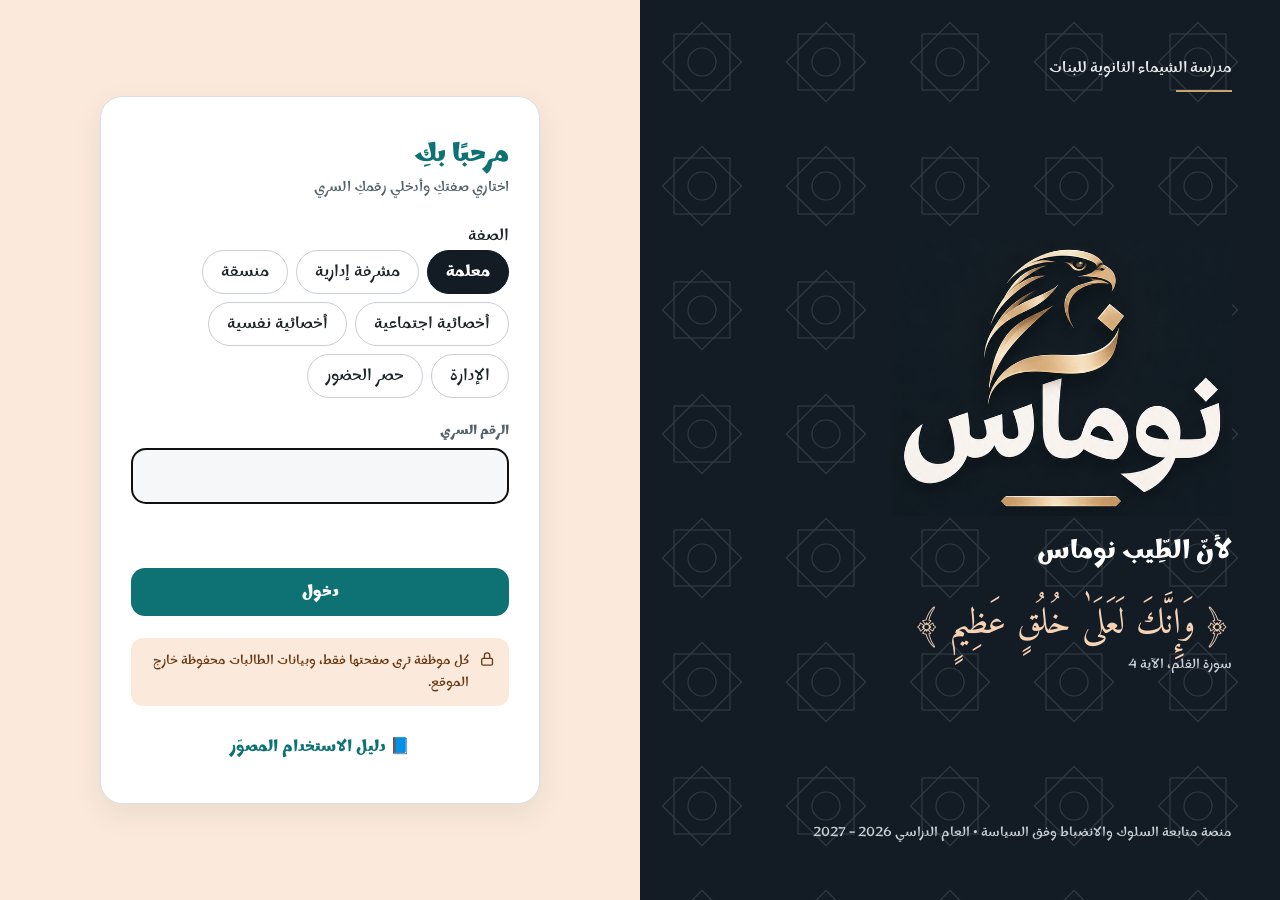
<file: index.html>
<!doctype html>
<html lang="ar" dir="rtl">
<head>
<meta charset="utf-8">
<meta name="viewport" content="width=device-width, initial-scale=1, viewport-fit=cover">
<title>نوماس — متابعة السلوك والانضباط</title>
<meta name="description" content="منصة نوماس لمتابعة السلوك والانضباط — مدرسة الشيماء الثانوية للبنات">
<meta name="theme-color" content="#131C25">
<link rel="manifest" href="manifest.webmanifest">
<link rel="icon" href="icons/icon-192.png">
<link rel="apple-touch-icon" href="icons/apple-touch-icon.png">
<meta name="apple-mobile-web-app-capable" content="yes">
<meta name="apple-mobile-web-app-title" content="نوماس">
<link rel="preconnect" href="https://fonts.googleapis.com">
<link rel="preconnect" href="https://fonts.gstatic.com" crossorigin>
<link href="https://fonts.googleapis.com/css2?family=Marhey:wght@300..700&family=Amiri:wght@400;700&family=Noto+Naskh+Arabic:wght@400;700&display=swap" rel="stylesheet">
<link rel="stylesheet" href="style.css">
</head>
<body>
<div id="app"></div>
<noscript>يلزم تفعيل JavaScript لاستخدام منصة نوماس.</noscript>
<script src="config.js"></script>
<script src="sig.js"></script>
<script src="forms.js"></script>
<script src="app.js"></script>
</body>
</html>
</file>
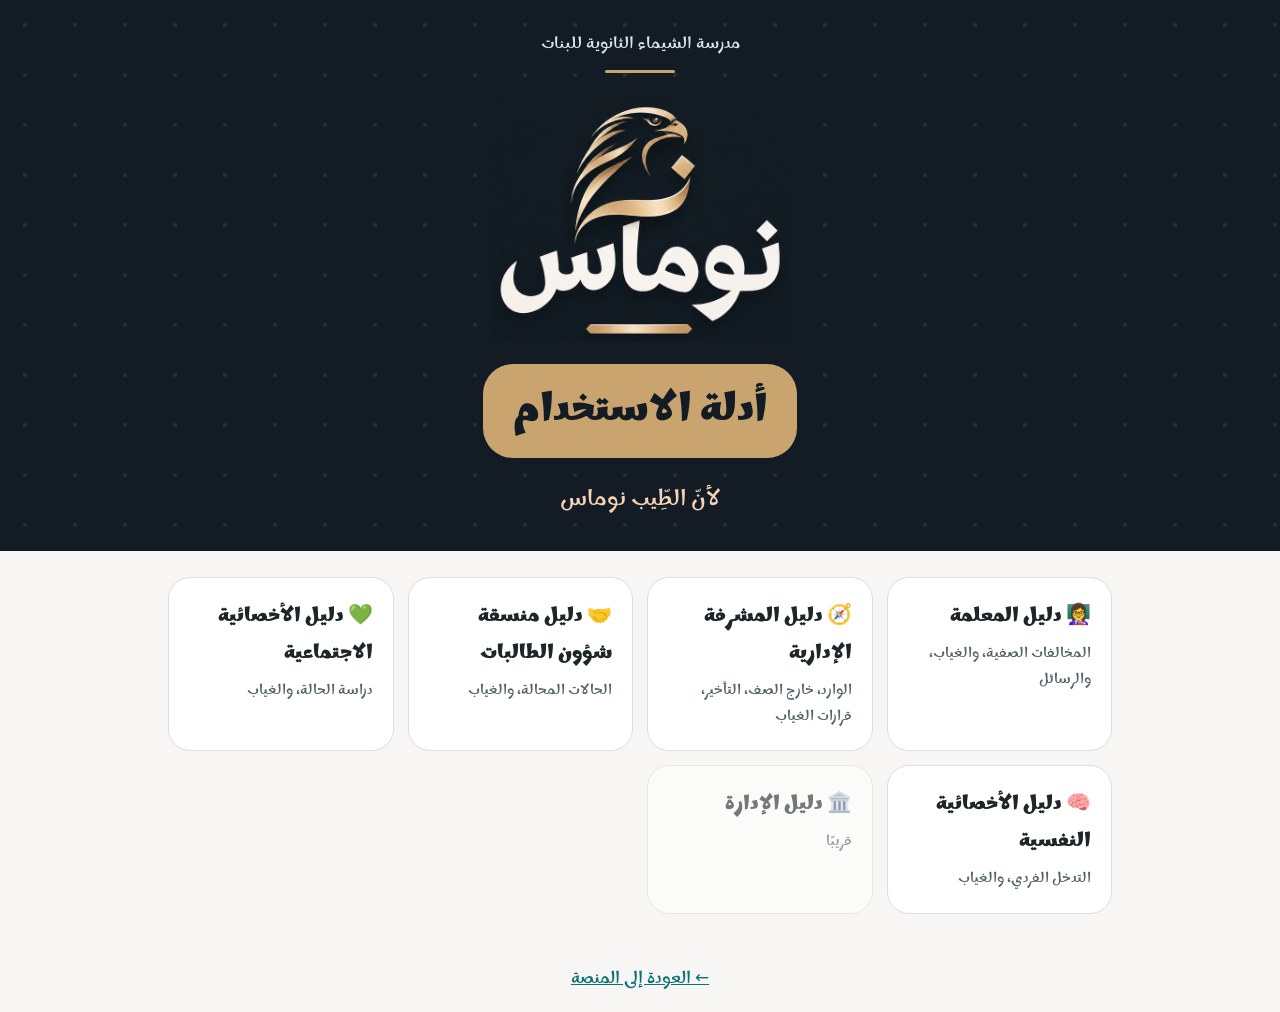
<file: guide/index.html>
<!doctype html>
<html lang="ar" dir="rtl">
<head>
<meta charset="utf-8">
<meta name="viewport" content="width=device-width, initial-scale=1">
<title>أدلة نوماس</title>
<meta name="theme-color" content="#131C25">
<link rel="icon" href="../icons/icon-192.png">
<link href="https://fonts.googleapis.com/css2?family=Marhey:wght@300..700&family=Amiri:wght@400;700&display=swap" rel="stylesheet">
<link rel="stylesheet" href="guide.css">
<style>
.list{display:grid;grid-template-columns:repeat(auto-fit,minmax(220px,1fr));gap:14px;margin:26px 0 50px}
.list a,.list span{display:flex;flex-direction:column;gap:6px;background:#fff;border:1px solid #DADFE3;border-radius:22px;padding:20px;text-decoration:none;color:var(--ink)}
.list a:hover{border-color:var(--tq-b);box-shadow:0 6px 18px rgba(14,114,117,.12)}
.list b{font-size:20px}.list small{color:var(--mut)}
.list span{opacity:.6}
.cover{min-height:auto;padding:30px 20px}
</style>
</head>
<body>
<section class="cover"><div class="pat"></div>
  <div class="school">مدرسة الشيماء الثانوية للبنات</div>
  <div><img class="logo" src="../icons/logo.png" alt="نوماس" style="width:min(300px,70vw)"><div class="kind">أدلة الاستخدام</div><div class="tag">لأنّ الطِّيب نوماس</div></div>
</section>
<main class="wrap">
  <div class="list">
    <a href="teacher.html"><b>👩‍🏫 دليل المعلمة</b><small>المخالفات الصفية، والغياب، والرسائل</small></a>
    <a href="supervisor.html"><b>🧭 دليل المشرفة الإدارية</b><small>الوارد، خارج الصف، التأخير، قرارات الغياب</small></a>
    <a href="coordinator.html"><b>🤝 دليل منسقة شؤون الطالبات</b><small>الحالات المحالة، والغياب</small></a>
    <a href="social.html"><b>💚 دليل الأخصائية الاجتماعية</b><small>دراسة الحالة، والغياب</small></a>
    <a href="psych.html"><b>🧠 دليل الأخصائية النفسية</b><small>التدخل الفردي، والغياب</small></a>
    <span><b>🏛️ دليل الإدارة</b><small>قريبًا</small></span>
  </div>
  <p style="text-align:center"><a href="../">← العودة إلى المنصة</a></p>
</main>
</body>
</html>
</file>
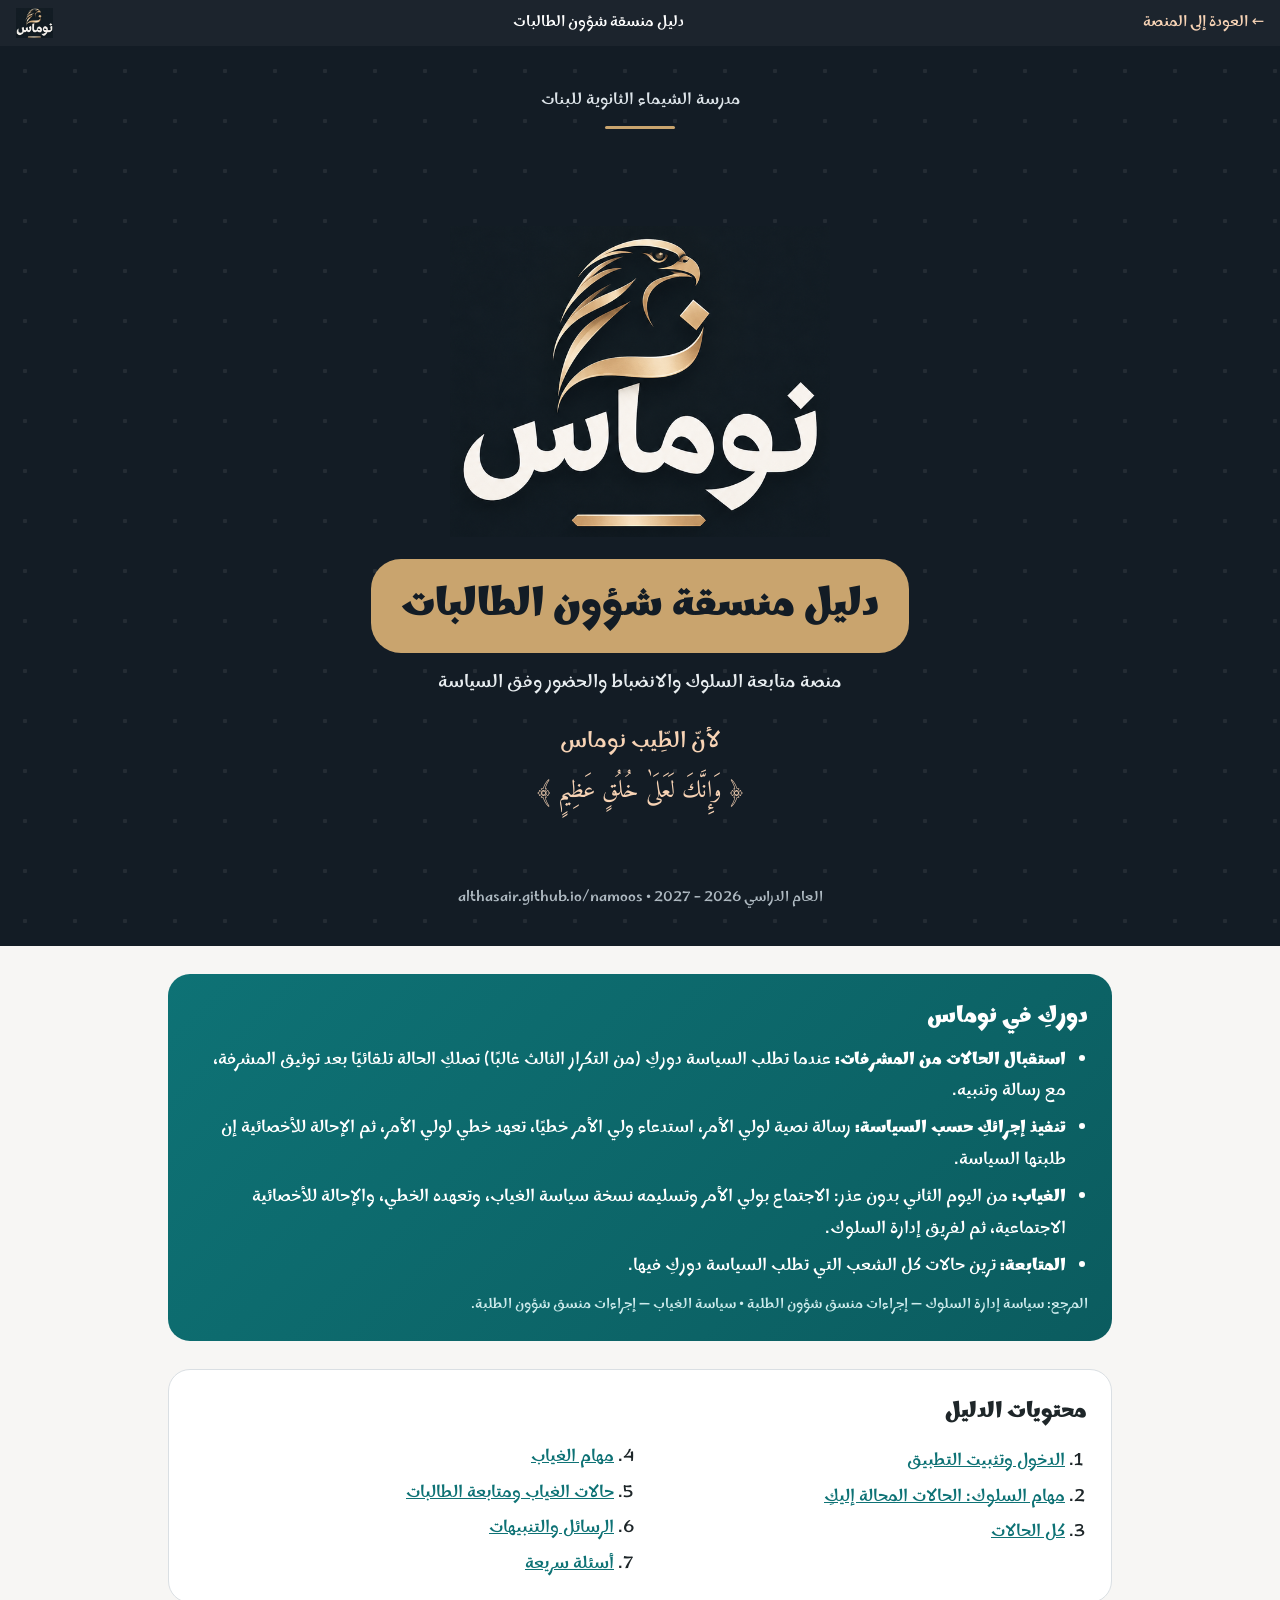
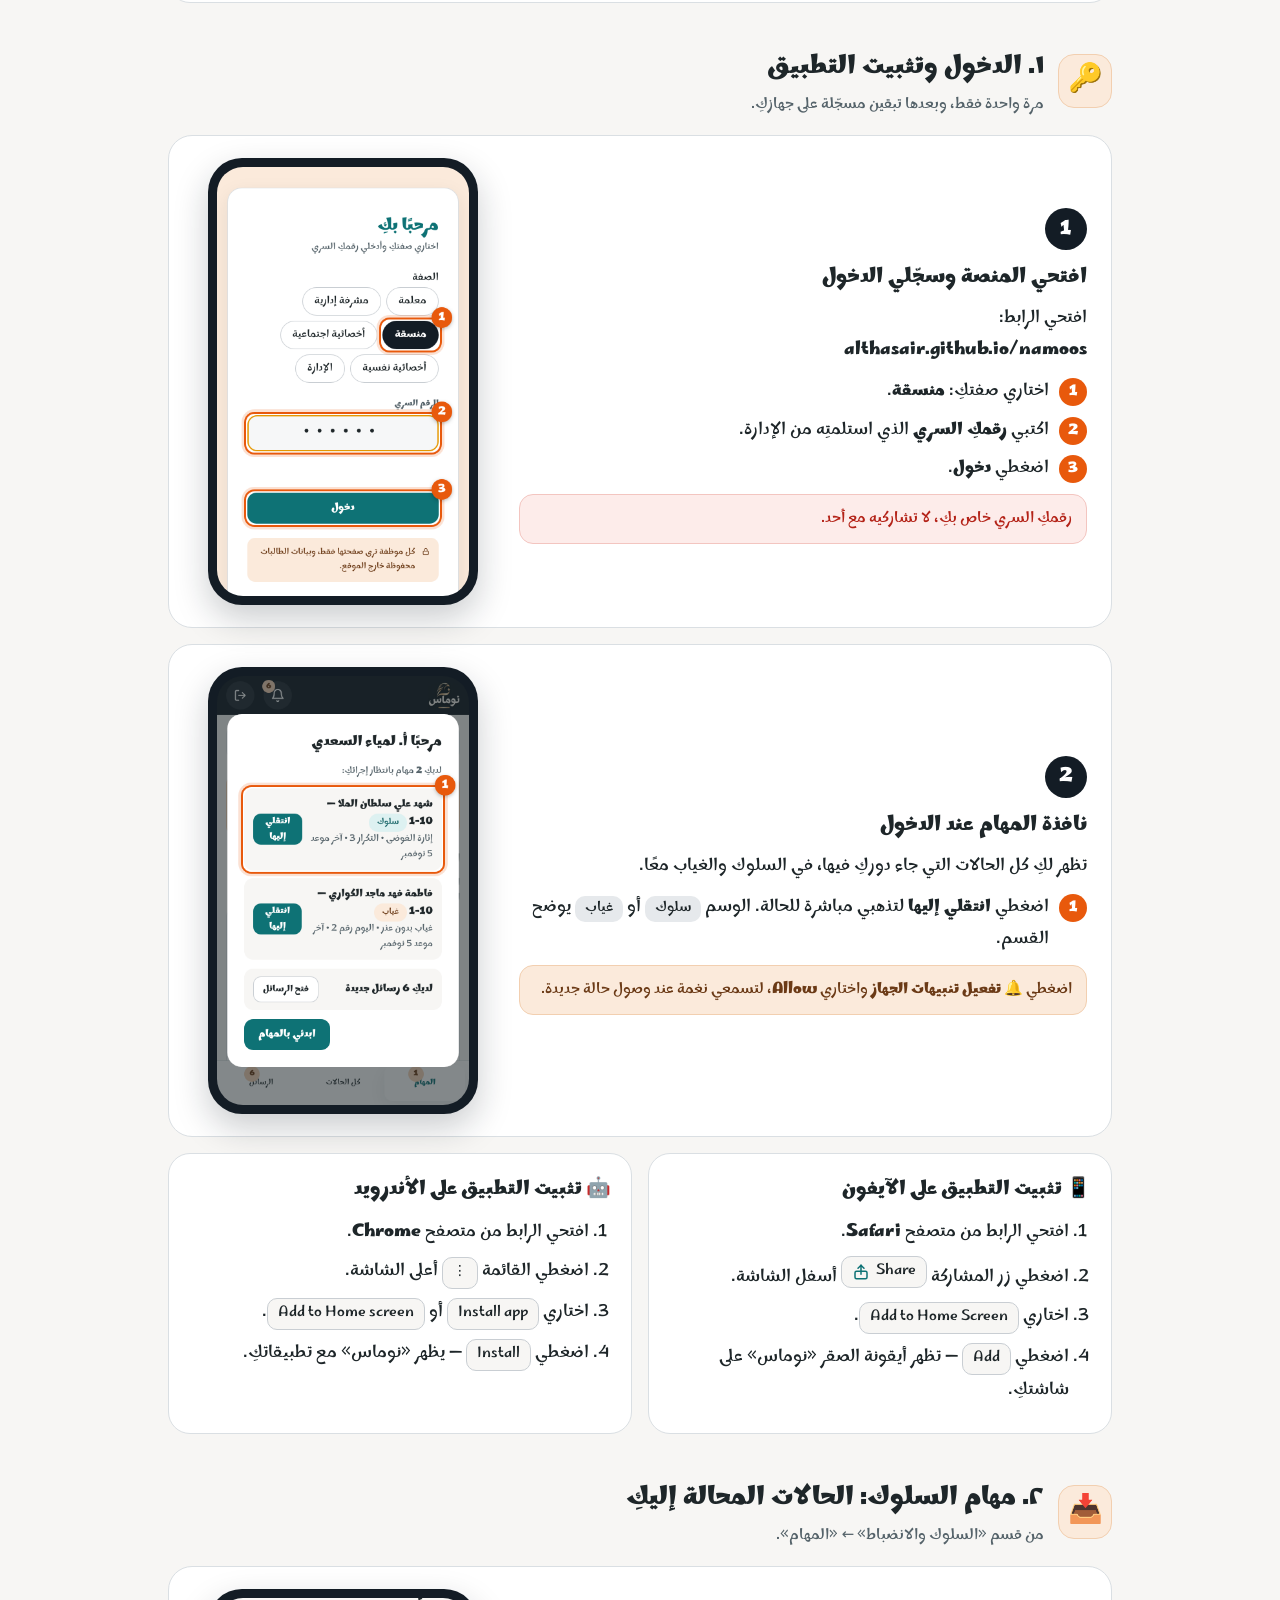
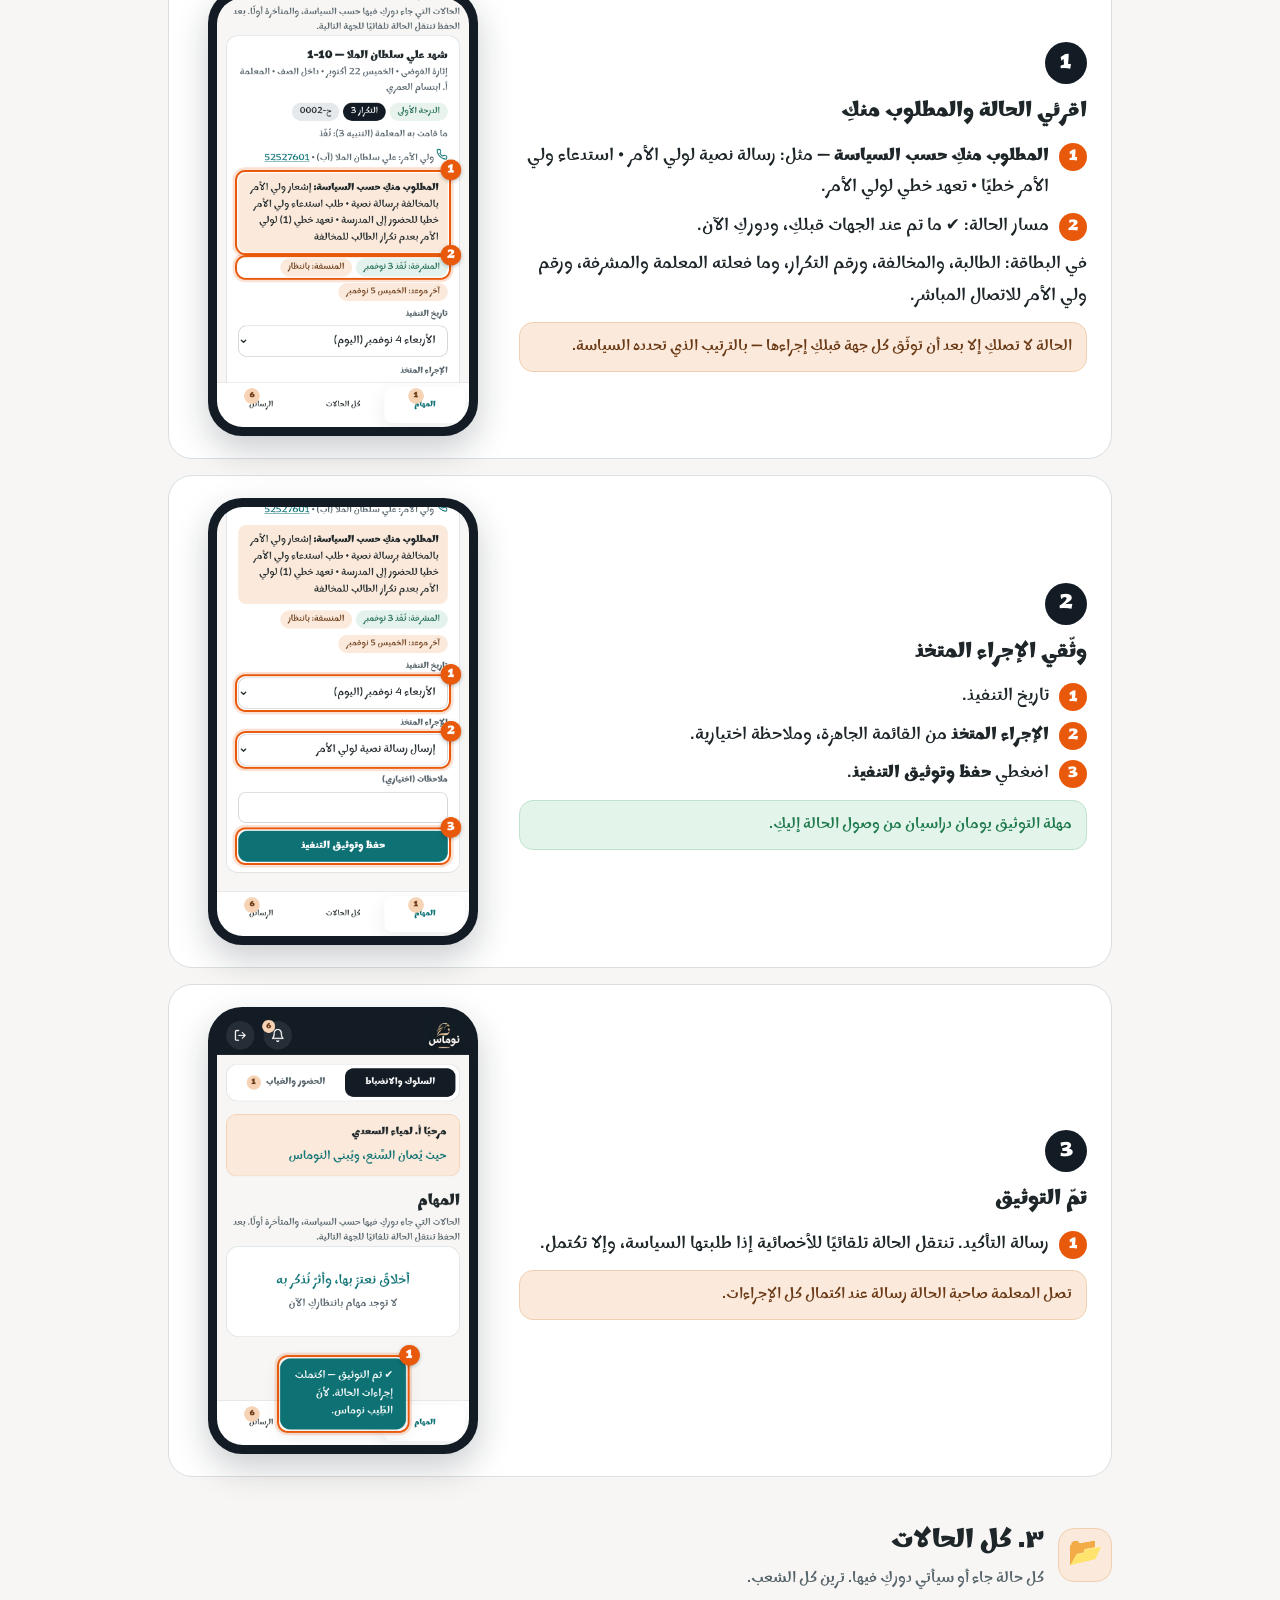
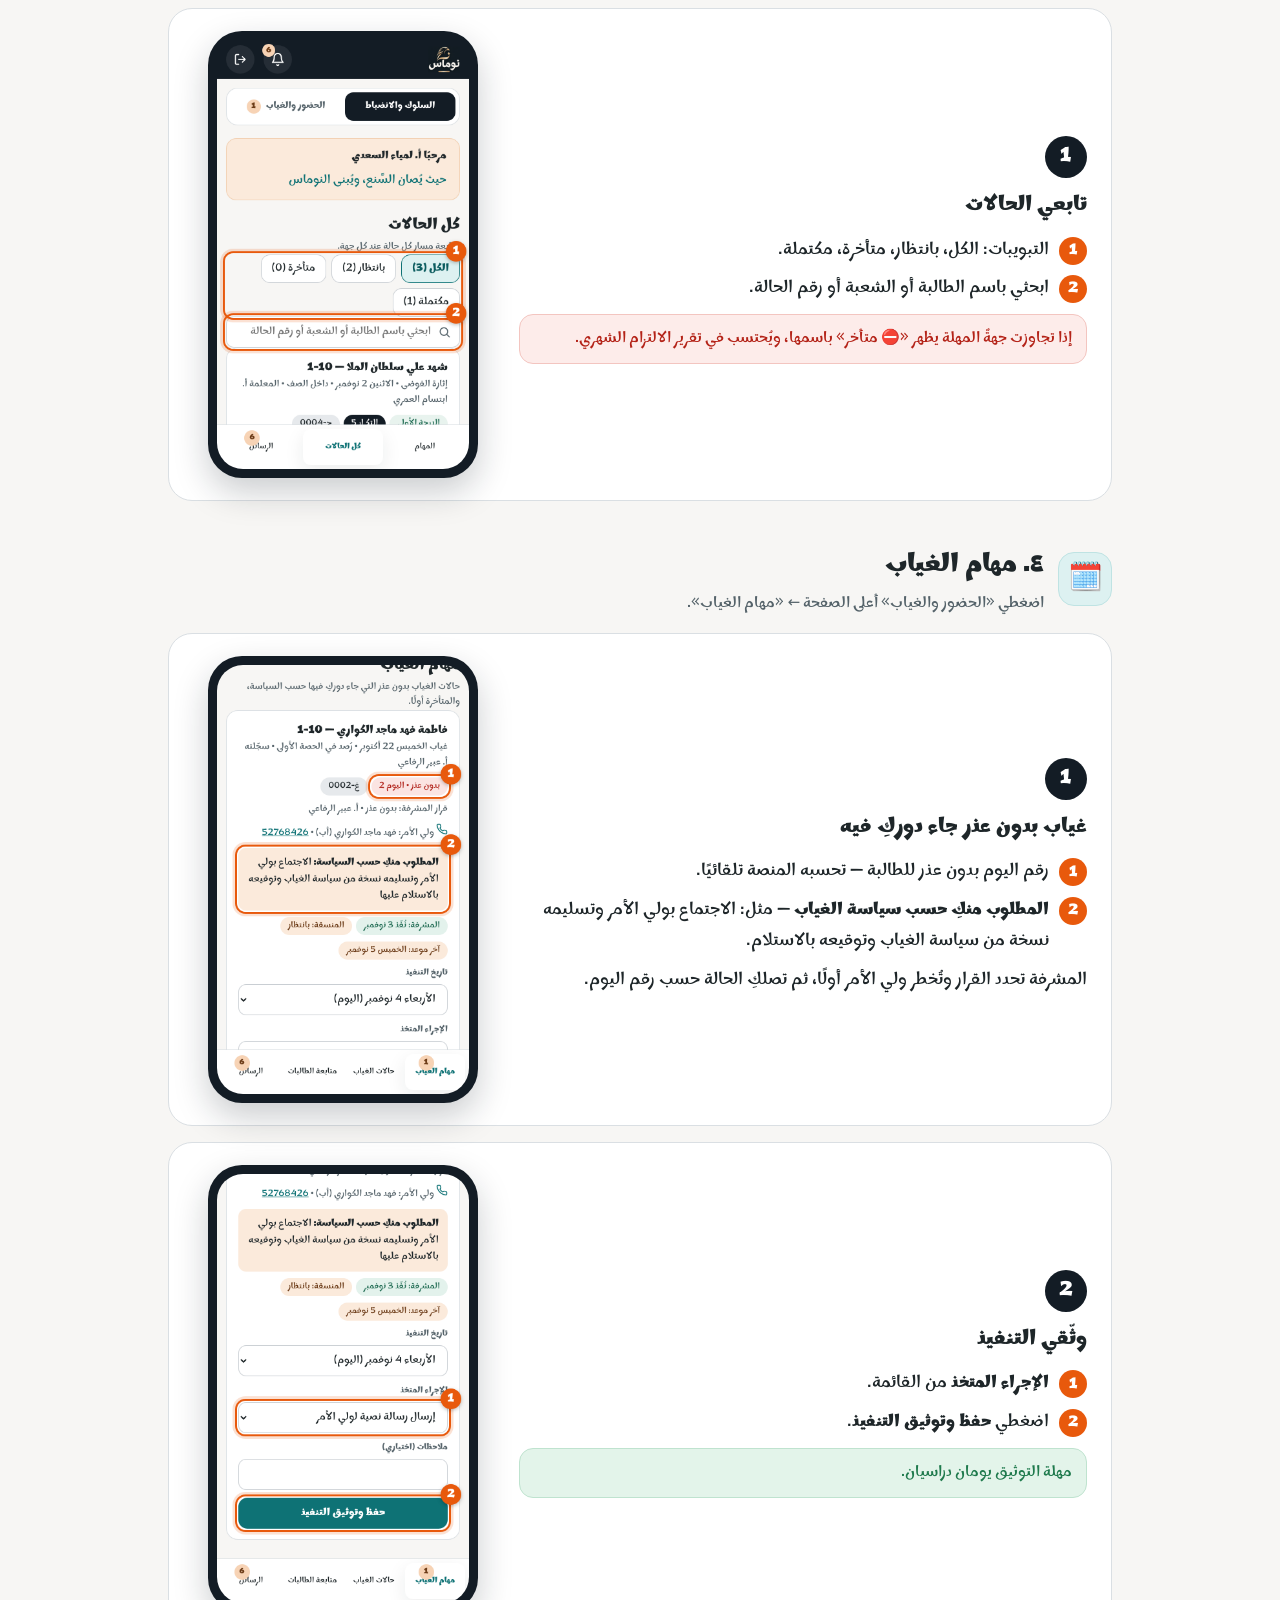
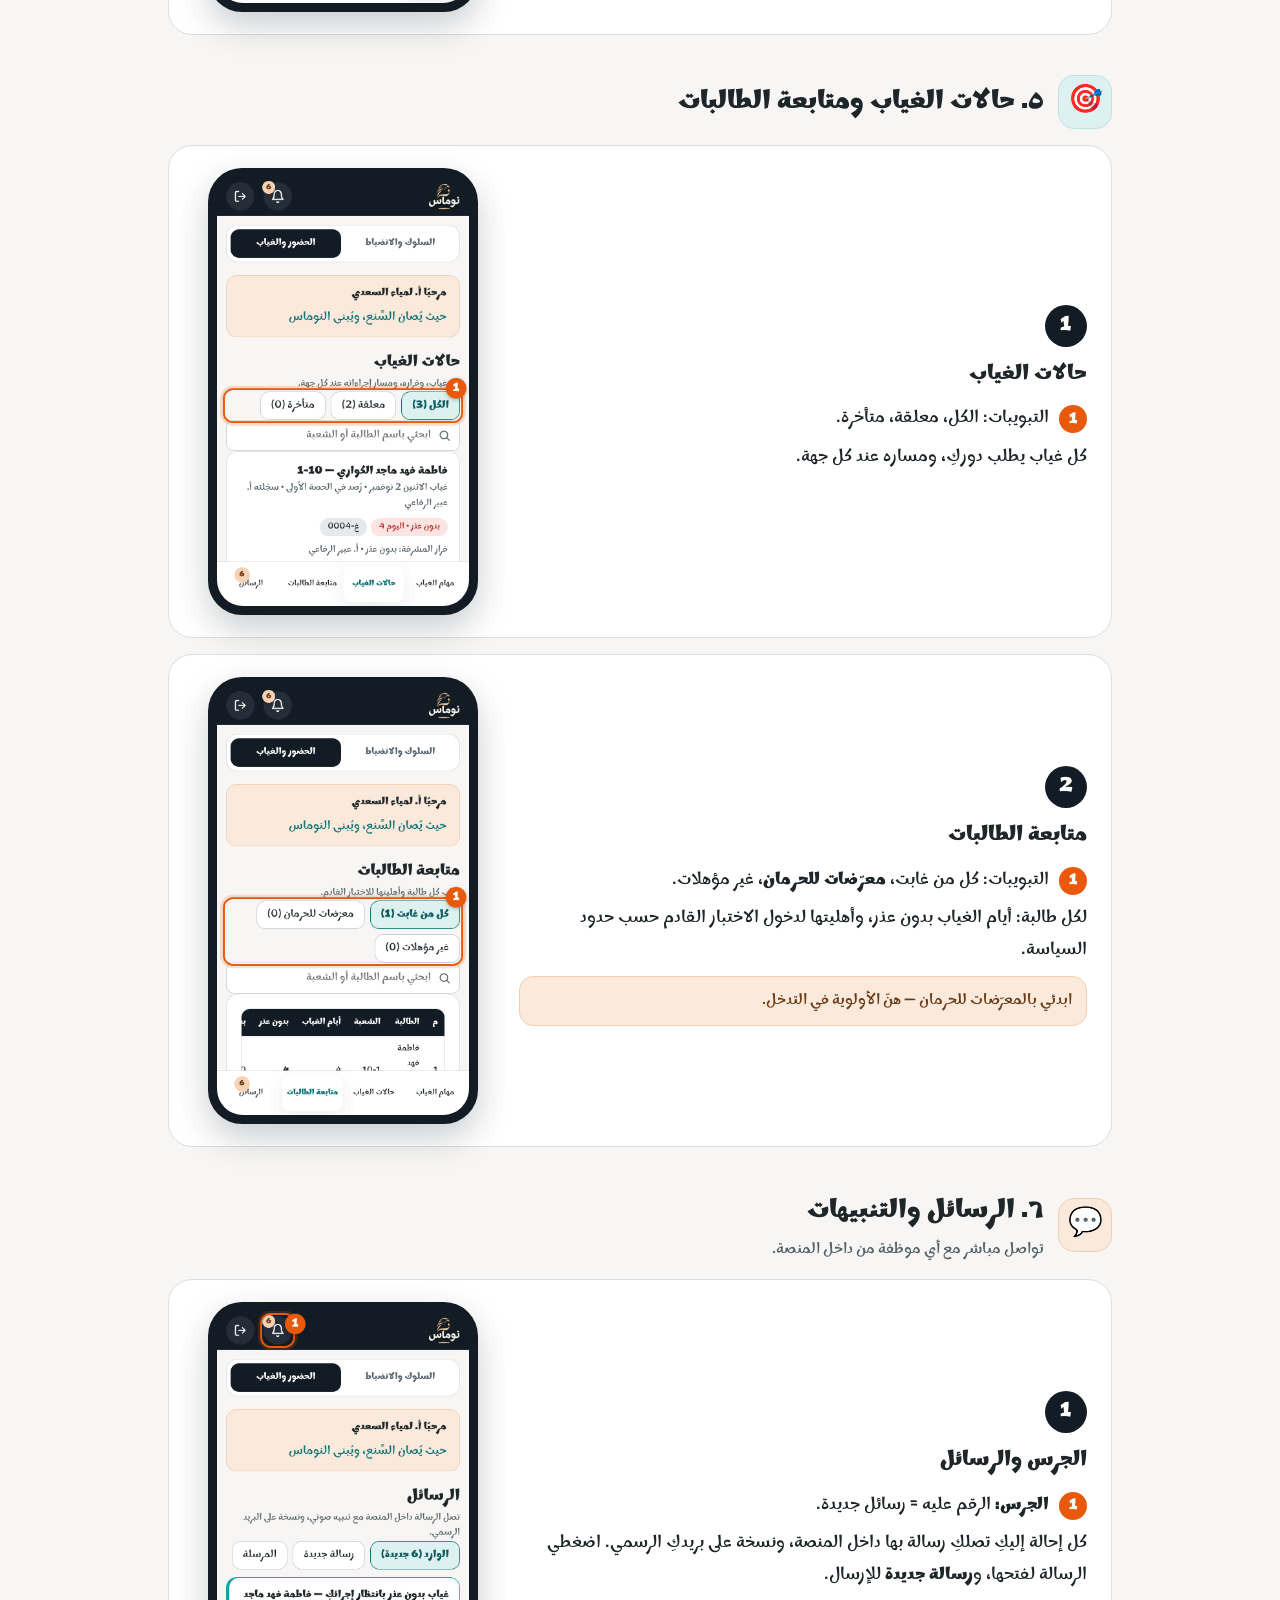
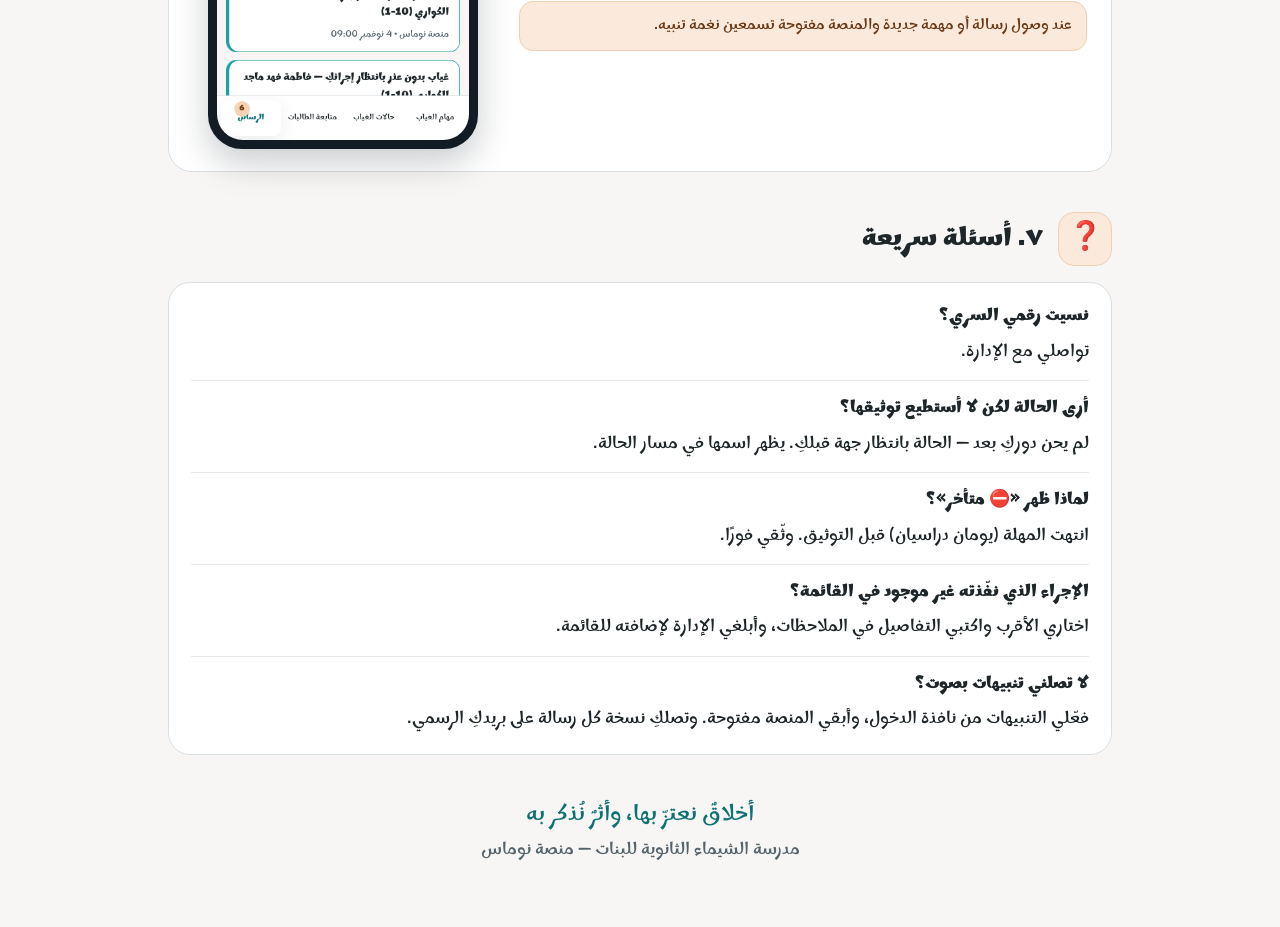
<file: guide/coordinator.html>
<!doctype html>
<html lang="ar" dir="rtl">
<head>
<meta charset="utf-8">
<meta name="viewport" content="width=device-width, initial-scale=1">
<title>دليل منسقة شؤون الطالبات — نوماس</title>
<meta name="theme-color" content="#131C25">
<link rel="icon" href="../icons/icon-192.png">
<link rel="preconnect" href="https://fonts.googleapis.com">
<link rel="preconnect" href="https://fonts.gstatic.com" crossorigin>
<link href="https://fonts.googleapis.com/css2?family=Marhey:wght@300..700&family=Amiri:wght@400;700&display=swap" rel="stylesheet">
<link rel="stylesheet" href="guide.css">
</head>
<body>
<div class="top-link noprint"><a href="../">← العودة إلى المنصة</a><span>دليل منسقة شؤون الطالبات</span><img src="../icons/logo-bar.png" alt="نوماس"></div>

<section class="cover">
  <div class="pat"></div>
  <div class="school">مدرسة الشيماء الثانوية للبنات</div>
  <div>
    <img class="logo" src="../icons/logo.png" alt="نوماس">
    <div class="kind">دليل منسقة شؤون الطالبات</div>
    <div class="sub">منصة متابعة السلوك والانضباط والحضور وفق السياسة</div>
    <div class="tag">لأنّ الطِّيب نوماس</div>
    <div class="vs verse">﴿ وَإِنَّكَ لَعَلَىٰ خُلُقٍ عَظِيمٍ ﴾</div>
  </div>
  <div class="foot">العام الدراسي 2026 – 2027 • althasair.github.io/namoos</div>
</section>

<main class="wrap">

<section class="role">
  <h2>دوركِ في نوماس</h2>
  <ul>
    <li><b>استقبال الحالات من المشرفات:</b> عندما تطلب السياسة دوركِ (من التكرار الثالث غالبًا) تصلكِ الحالة تلقائيًا بعد توثيق المشرفة، مع رسالة وتنبيه.</li>
    <li><b>تنفيذ إجرائكِ حسب السياسة:</b> رسالة نصية لولي الأمر، استدعاء ولي الأمر خطيًا، تعهد خطي لولي الأمر، ثم الإحالة للأخصائية إن طلبتها السياسة.</li>
    <li><b>الغياب:</b> من اليوم الثاني بدون عذر: الاجتماع بولي الأمر وتسليمه نسخة سياسة الغياب، وتعهده الخطي، والإحالة للأخصائية الاجتماعية، ثم لفريق إدارة السلوك.</li>
    <li><b>المتابعة:</b> ترين حالات كل الشعب التي تطلب السياسة دوركِ فيها.</li>
  </ul>
  <div class="src">المرجع: سياسة إدارة السلوك — إجراءات منسق شؤون الطلبة • سياسة الغياب — إجراءات منسق شؤون الطلبة.</div>
</section>

<nav class="toc">
  <h2>محتويات الدليل</h2>
  <ol>
    <li><a href="#s1">الدخول وتثبيت التطبيق</a></li>
    <li><a href="#s2">مهام السلوك: الحالات المحالة إليكِ</a></li>
    <li><a href="#s3">كل الحالات</a></li>
    <li><a href="#s4">مهام الغياب</a></li>
    <li><a href="#s5">حالات الغياب ومتابعة الطالبات</a></li>
    <li><a href="#s6">الرسائل والتنبيهات</a></li>
    <li><a href="#s7">أسئلة سريعة</a></li>
  </ol>
</nav>

<div class="sec" id="s1"><div class="ic">🔑</div><div><h2>١. الدخول وتثبيت التطبيق</h2><p>مرة واحدة فقط، وبعدها تبقين مسجّلة على جهازكِ.</p></div></div>
<article class="st">
  <div>
    <span class="n">1</span>
    <h3>افتحي المنصة وسجّلي الدخول</h3>
    <p>افتحي الرابط:<br><bdi dir="ltr"><b>althasair.github.io/namoos</b></bdi></p>
    <ol class="marks">
      <li><b class="k">1</b><span>اختاري صفتكِ: <b>منسقة</b>.</span></li>
      <li><b class="k">2</b><span>اكتبي <b>رقمكِ السري</b> الذي استلمتِه من الإدارة.</span></li>
      <li><b class="k">3</b><span>اضغطي <b>دخول</b>.</span></li>
    </ol>
    <div class="warn">رقمكِ السري خاص بكِ، لا تشاركيه مع أحد.</div>
  </div>
  <div class="phone"><img src="img/coordinator/01-login.png" alt="شاشة الدخول"></div>
</article>
<article class="st">
  <div>
    <span class="n">2</span>
    <h3>نافذة المهام عند الدخول</h3>
    <p>تظهر لكِ كل الحالات التي جاء دوركِ فيها، في السلوك والغياب معًا.</p>
    <ol class="marks">
      <li><b class="k">1</b><span>اضغطي <b>انتقلي إليها</b> لتذهبي مباشرة للحالة. الوسم <span class="chipx">سلوك</span> أو <span class="chipx">غياب</span> يوضح القسم.</span></li>
    </ol>
    <div class="tip">اضغطي <b>🔔 تفعيل تنبيهات الجهاز</b> واختاري <b>Allow</b>، لتسمعي نغمة عند وصول حالة جديدة.</div>
  </div>
  <div class="phone"><img src="img/coordinator/02-tasks-modal.png" alt="نافذة المهام"></div>
</article>
<div class="inst">
  <div class="c">
    <h3>📱 تثبيت التطبيق على الآيفون</h3>
    <ol>
      <li>افتحي الرابط من متصفح <b>Safari</b>.</li>
      <li>اضغطي زر المشاركة <span class="key"><svg viewBox="0 0 24 24" fill="none" stroke="#0E7275" stroke-width="2" stroke-linecap="round"><path d="M12 15V3"/><path d="M8 7l4-4 4 4"/><rect x="4" y="11" width="16" height="10" rx="2"/></svg>Share</span> أسفل الشاشة.</li>
      <li>اختاري <span class="key">Add to Home Screen</span>.</li>
      <li>اضغطي <span class="key">Add</span> — تظهر أيقونة الصقر «نوماس» على شاشتكِ.</li>
    </ol>
  </div>
  <div class="c">
    <h3>🤖 تثبيت التطبيق على الأندرويد</h3>
    <ol>
      <li>افتحي الرابط من متصفح <b>Chrome</b>.</li>
      <li>اضغطي القائمة <span class="key">⋮</span> أعلى الشاشة.</li>
      <li>اختاري <span class="key">Install app</span> أو <span class="key">Add to Home screen</span>.</li>
      <li>اضغطي <span class="key">Install</span> — يظهر «نوماس» مع تطبيقاتكِ.</li>
    </ol>
  </div>
</div>

<div class="sec" id="s2"><div class="ic">📥</div><div><h2>٢. مهام السلوك: الحالات المحالة إليكِ</h2><p>من قسم «السلوك والانضباط» ← «المهام».</p></div></div>
<article class="st">
  <div>
    <span class="n">1</span>
    <h3>اقرئي الحالة والمطلوب منكِ</h3>
    <ol class="marks">
      <li><b class="k">1</b><span><b>المطلوب منكِ حسب السياسة</b> — مثل: رسالة نصية لولي الأمر • استدعاء ولي الأمر خطيًا • تعهد خطي لولي الأمر.</span></li>
      <li><b class="k">2</b><span>مسار الحالة: ✔ ما تم عند الجهات قبلكِ، ودوركِ الآن.</span></li>
    </ol>
    <p>في البطاقة: الطالبة، والمخالفة، ورقم التكرار، وما فعلته المعلمة والمشرفة، ورقم ولي الأمر للاتصال المباشر.</p>
    <div class="tip">الحالة لا تصلكِ إلا بعد أن توثّق كل جهة قبلكِ إجراءها — بالترتيب الذي تحدده السياسة.</div>
  </div>
  <div class="phone"><img src="img/coordinator/03-case.png" alt="بطاقة الحالة"></div>
</article>
<article class="st">
  <div>
    <span class="n">2</span>
    <h3>وثّقي الإجراء المتخذ</h3>
    <ol class="marks">
      <li><b class="k">1</b><span>تاريخ التنفيذ.</span></li>
      <li><b class="k">2</b><span><b>الإجراء المتخذ</b> من القائمة الجاهزة، وملاحظة اختيارية.</span></li>
      <li><b class="k">3</b><span>اضغطي <b>حفظ وتوثيق التنفيذ</b>.</span></li>
    </ol>
    <div class="good">مهلة التوثيق يومان دراسيان من وصول الحالة إليكِ.</div>
  </div>
  <div class="phone"><img src="img/coordinator/04-form.png" alt="نموذج التوثيق"></div>
</article>
<article class="st">
  <div>
    <span class="n">3</span>
    <h3>تمّ التوثيق</h3>
    <ol class="marks">
      <li><b class="k">1</b><span>رسالة التأكيد. تنتقل الحالة تلقائيًا للأخصائية إذا طلبتها السياسة، وإلا تكتمل.</span></li>
    </ol>
    <div class="tip">تصل المعلمة صاحبة الحالة رسالة عند اكتمال كل الإجراءات.</div>
  </div>
  <div class="phone"><img src="img/coordinator/05-saved.png" alt="تم التوثيق"></div>
</article>
<div class="sec" id="s3"><div class="ic">📂</div><div><h2>٣. كل الحالات</h2><p>كل حالة جاء أو سيأتي دوركِ فيها. ترين كل الشعب.</p></div></div>
<article class="st">
  <div>
    <span class="n">1</span>
    <h3>تابعي الحالات</h3>
    <ol class="marks">
      <li><b class="k">1</b><span>التبويبات: الكل، بانتظار، متأخرة، مكتملة.</span></li>
      <li><b class="k">2</b><span>ابحثي باسم الطالبة أو الشعبة أو رقم الحالة.</span></li>
    </ol>
    <div class="warn">إذا تجاوزت جهةٌ المهلة يظهر «⛔ متأخر» باسمها، ويُحتسب في تقرير الالتزام الشهري.</div>
  </div>
  <div class="phone"><img src="img/coordinator/06-cases.png" alt="كل الحالات"></div>
</article>
<div class="sec abs" id="s4"><div class="ic">🗓️</div><div><h2>٤. مهام الغياب</h2><p>اضغطي «الحضور والغياب» أعلى الصفحة ← «مهام الغياب».</p></div></div>
<article class="st">
  <div>
    <span class="n">1</span>
    <h3>غياب بدون عذر جاء دوركِ فيه</h3>
    <ol class="marks">
      <li><b class="k">1</b><span>رقم اليوم بدون عذر للطالبة — تحسبه المنصة تلقائيًا.</span></li>
      <li><b class="k">2</b><span><b>المطلوب منكِ حسب سياسة الغياب</b> — مثل: الاجتماع بولي الأمر وتسليمه نسخة من سياسة الغياب وتوقيعه بالاستلام.</span></li>
    </ol>
    <p>المشرفة تحدد القرار وتُخطر ولي الأمر أولًا، ثم تصلكِ الحالة حسب رقم اليوم.</p>
  </div>
  <div class="phone"><img src="img/coordinator/07-abs-task.png" alt="مهمة غياب"></div>
</article>
<article class="st">
  <div>
    <span class="n">2</span>
    <h3>وثّقي التنفيذ</h3>
    <ol class="marks">
      <li><b class="k">1</b><span><b>الإجراء المتخذ</b> من القائمة.</span></li>
      <li><b class="k">2</b><span>اضغطي <b>حفظ وتوثيق التنفيذ</b>.</span></li>
    </ol>
    <div class="good">مهلة التوثيق يومان دراسيان.</div>
  </div>
  <div class="phone"><img src="img/coordinator/08-abs-form.png" alt="توثيق الغياب"></div>
</article>
<div class="sec abs" id="s5"><div class="ic">🎯</div><div><h2>٥. حالات الغياب ومتابعة الطالبات</h2><p></p></div></div>
<article class="st">
  <div>
    <span class="n">1</span>
    <h3>حالات الغياب</h3>
    <ol class="marks">
      <li><b class="k">1</b><span>التبويبات: الكل، معلقة، متأخرة.</span></li>
    </ol>
    <p>كل غياب يطلب دوركِ، ومساره عند كل جهة.</p>
  </div>
  <div class="phone"><img src="img/coordinator/09-abs-log.png" alt="حالات الغياب"></div>
</article>
<article class="st">
  <div>
    <span class="n">2</span>
    <h3>متابعة الطالبات</h3>
    <ol class="marks">
      <li><b class="k">1</b><span>التبويبات: كل من غابت، <b>معرّضات للحرمان</b>، غير مؤهلات.</span></li>
    </ol>
    <p>لكل طالبة: أيام الغياب بدون عذر، وأهليتها لدخول الاختبار القادم حسب حدود السياسة.</p>
    <div class="tip">ابدئي بالمعرّضات للحرمان — هنّ الأولوية في التدخل.</div>
  </div>
  <div class="phone"><img src="img/coordinator/10-abs-students.png" alt="متابعة الطالبات"></div>
</article>
<div class="sec" id="s6"><div class="ic">💬</div><div><h2>٦. الرسائل والتنبيهات</h2><p>تواصل مباشر مع أي موظفة من داخل المنصة.</p></div></div>
<article class="st">
  <div>
    <span class="n">1</span>
    <h3>الجرس والرسائل</h3>
    <ol class="marks">
      <li><b class="k">1</b><span><b>الجرس:</b> الرقم عليه = رسائل جديدة.</span></li>
    </ol>
    <p>كل إحالة إليكِ تصلكِ رسالة بها داخل المنصة، ونسخة على بريدكِ الرسمي. اضغطي الرسالة لفتحها، و<b>رسالة جديدة</b> للإرسال.</p>
    <div class="tip">عند وصول رسالة أو مهمة جديدة والمنصة مفتوحة تسمعين نغمة تنبيه.</div>
  </div>
  <div class="phone"><img src="img/coordinator/11-messages.png" alt="الرسائل"></div>
</article>
<div class="sec" id="s7"><div class="ic">❓</div><div><h2>٧. أسئلة سريعة</h2></div></div>
<div class="faq">
  <div class="q"><b>نسيت رقمي السري؟</b><p>تواصلي مع الإدارة.</p></div>
  <div class="q"><b>أرى الحالة لكن لا أستطيع توثيقها؟</b><p>لم يحن دوركِ بعد — الحالة بانتظار جهة قبلكِ. يظهر اسمها في مسار الحالة.</p></div>
  <div class="q"><b>لماذا ظهر «⛔ متأخر»؟</b><p>انتهت المهلة (يومان دراسيان) قبل التوثيق. وثّقي فورًا.</p></div>
  <div class="q"><b>الإجراء الذي نفّذته غير موجود في القائمة؟</b><p>اختاري الأقرب واكتبي التفاصيل في الملاحظات، وأبلغي الإدارة لإضافته للقائمة.</p></div>
  <div class="q"><b>لا تصلني تنبيهات بصوت؟</b><p>فعّلي التنبيهات من نافذة الدخول، وأبقي المنصة مفتوحة. وتصلكِ نسخة كل رسالة على بريدكِ الرسمي.</p></div>
</div>

<div class="end"><div class="tg">أخلاقٌ نعتزّ بها، وأثرٌ نُذكر به</div>مدرسة الشيماء الثانوية للبنات — منصة نوماس</div>
</main>
</body>
</html>
</file>
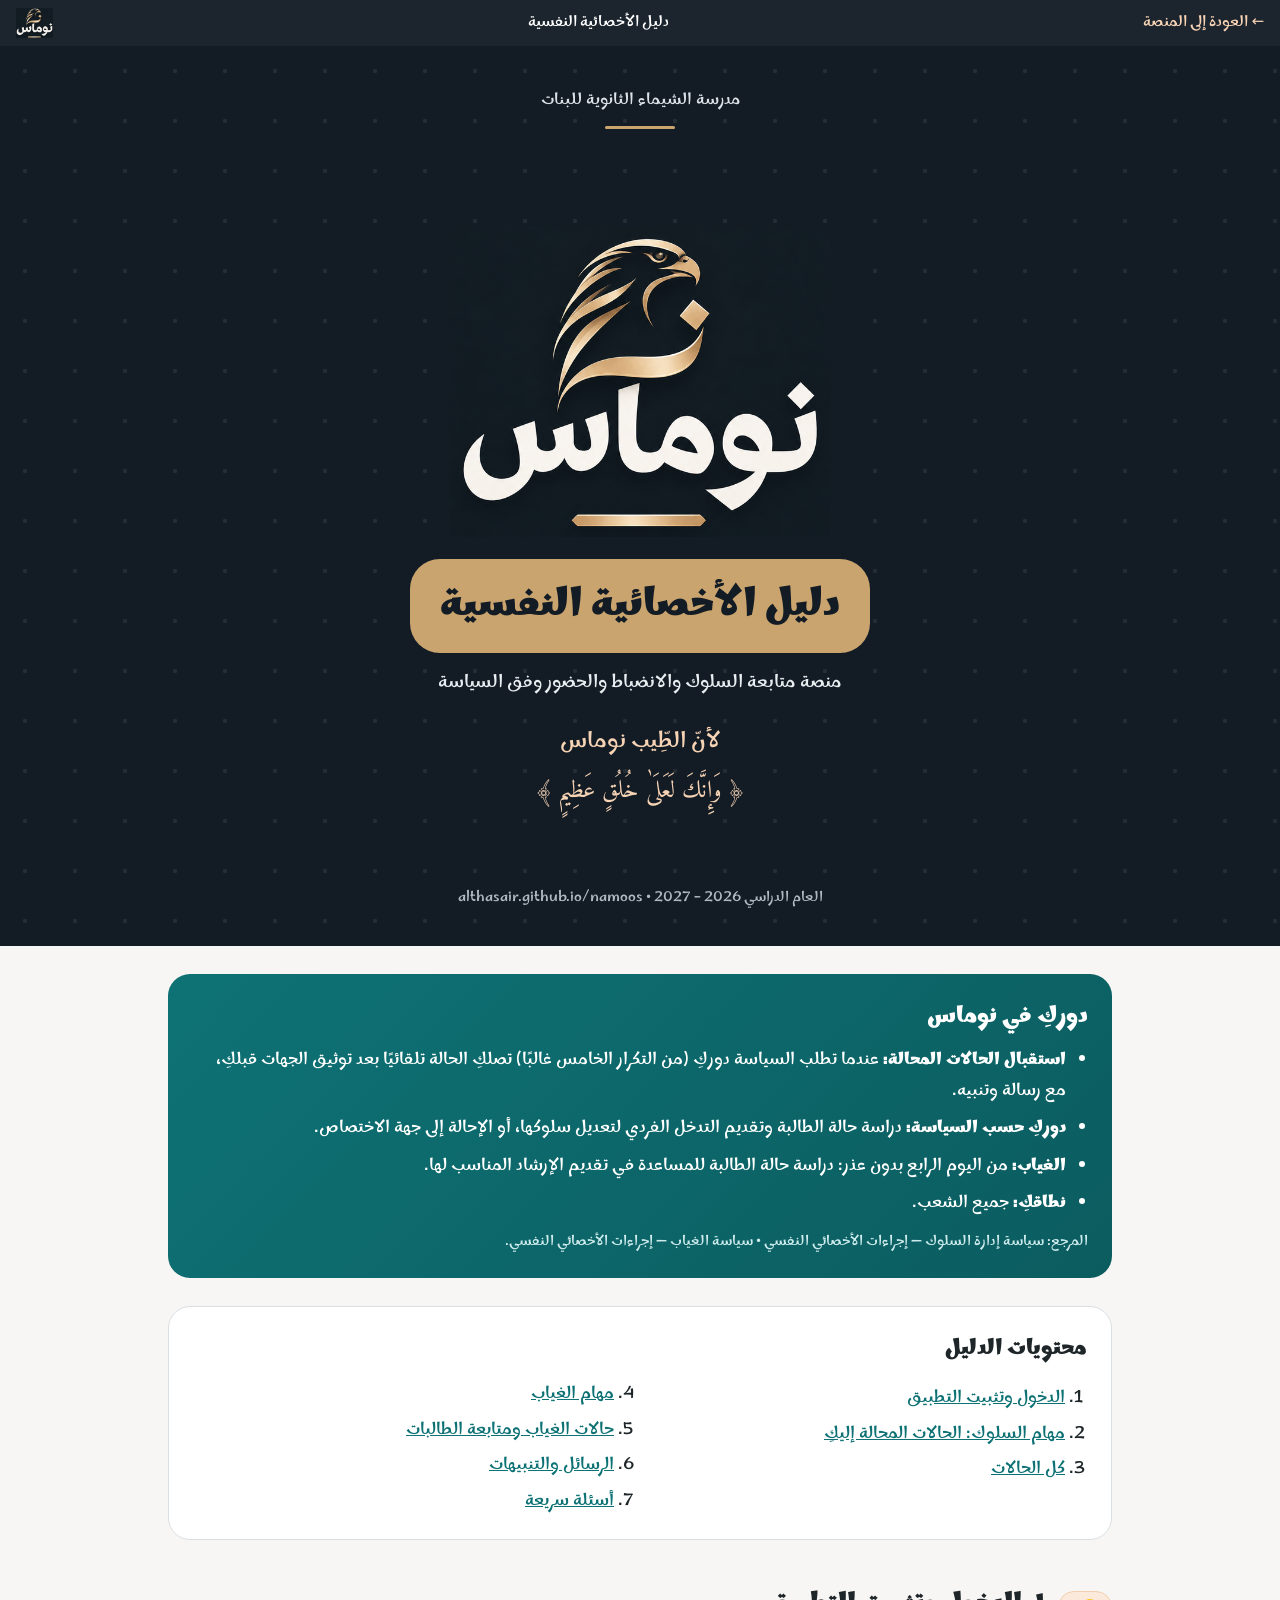
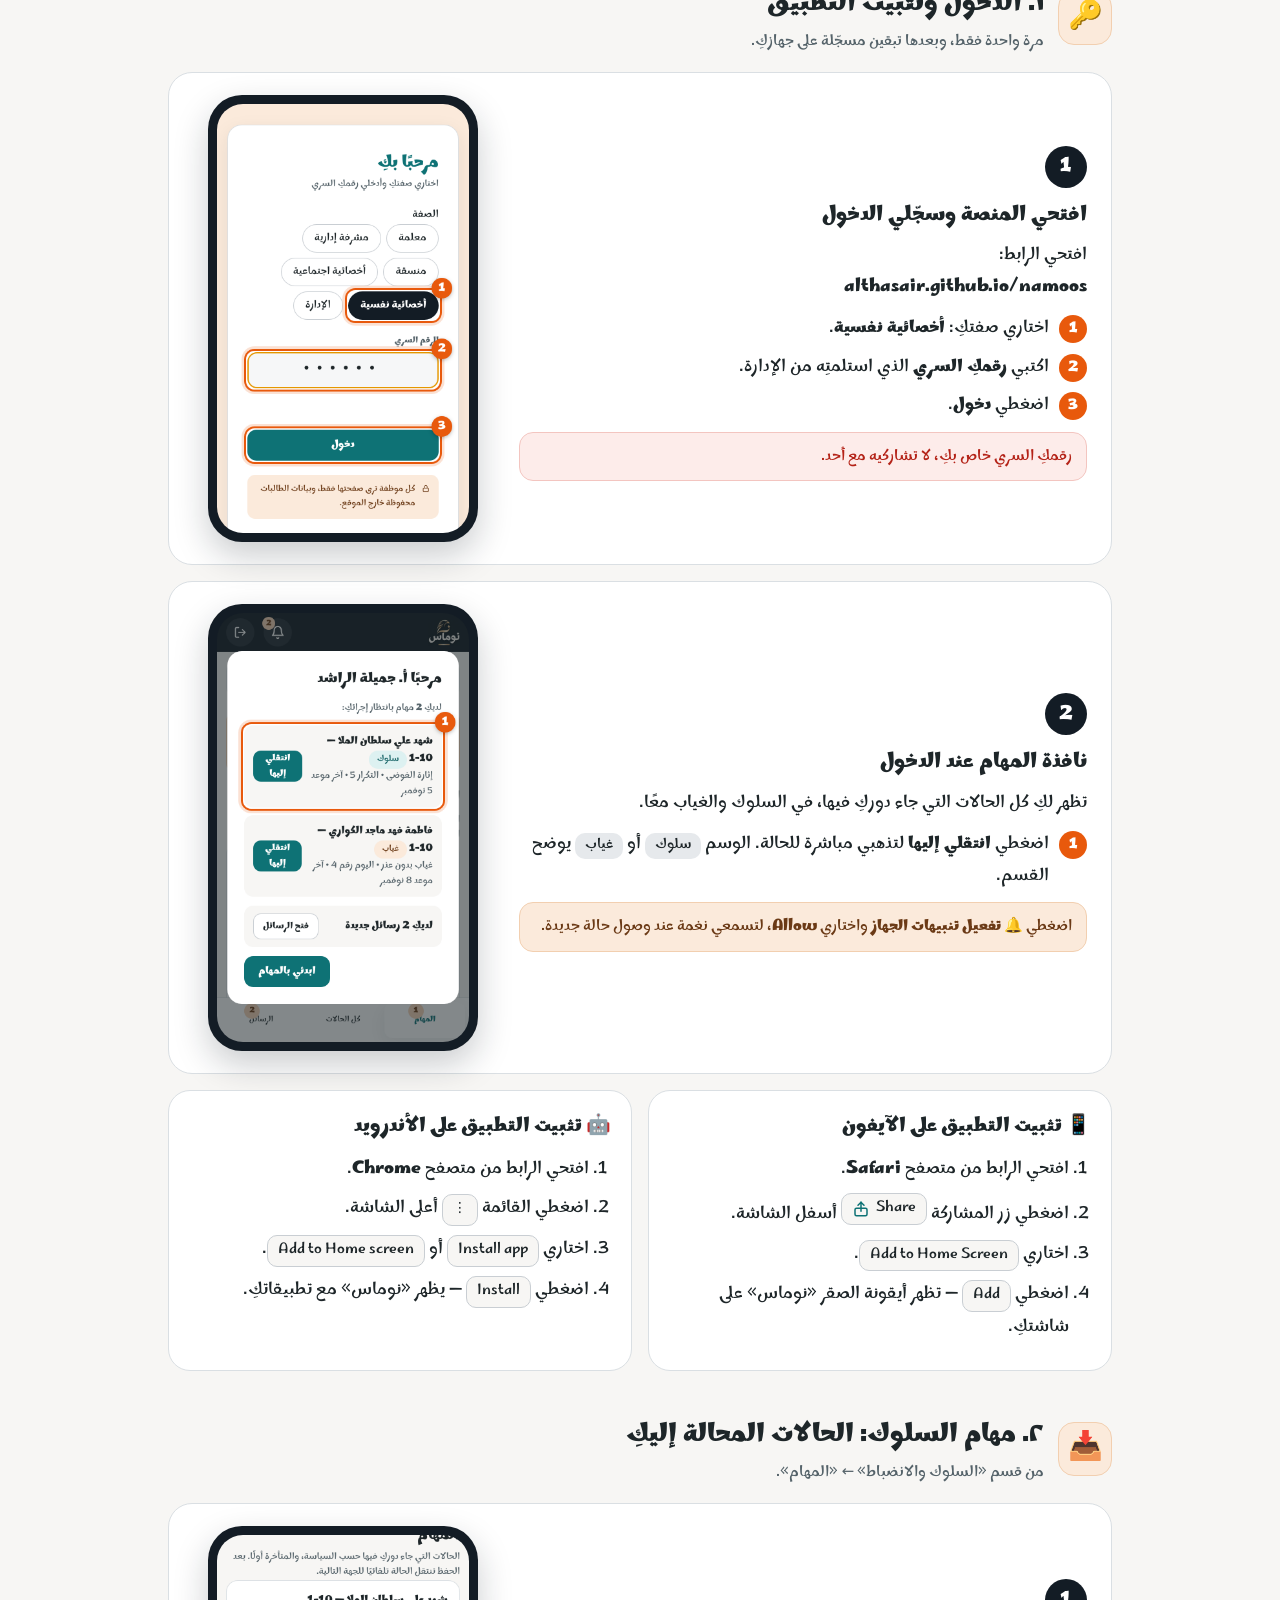
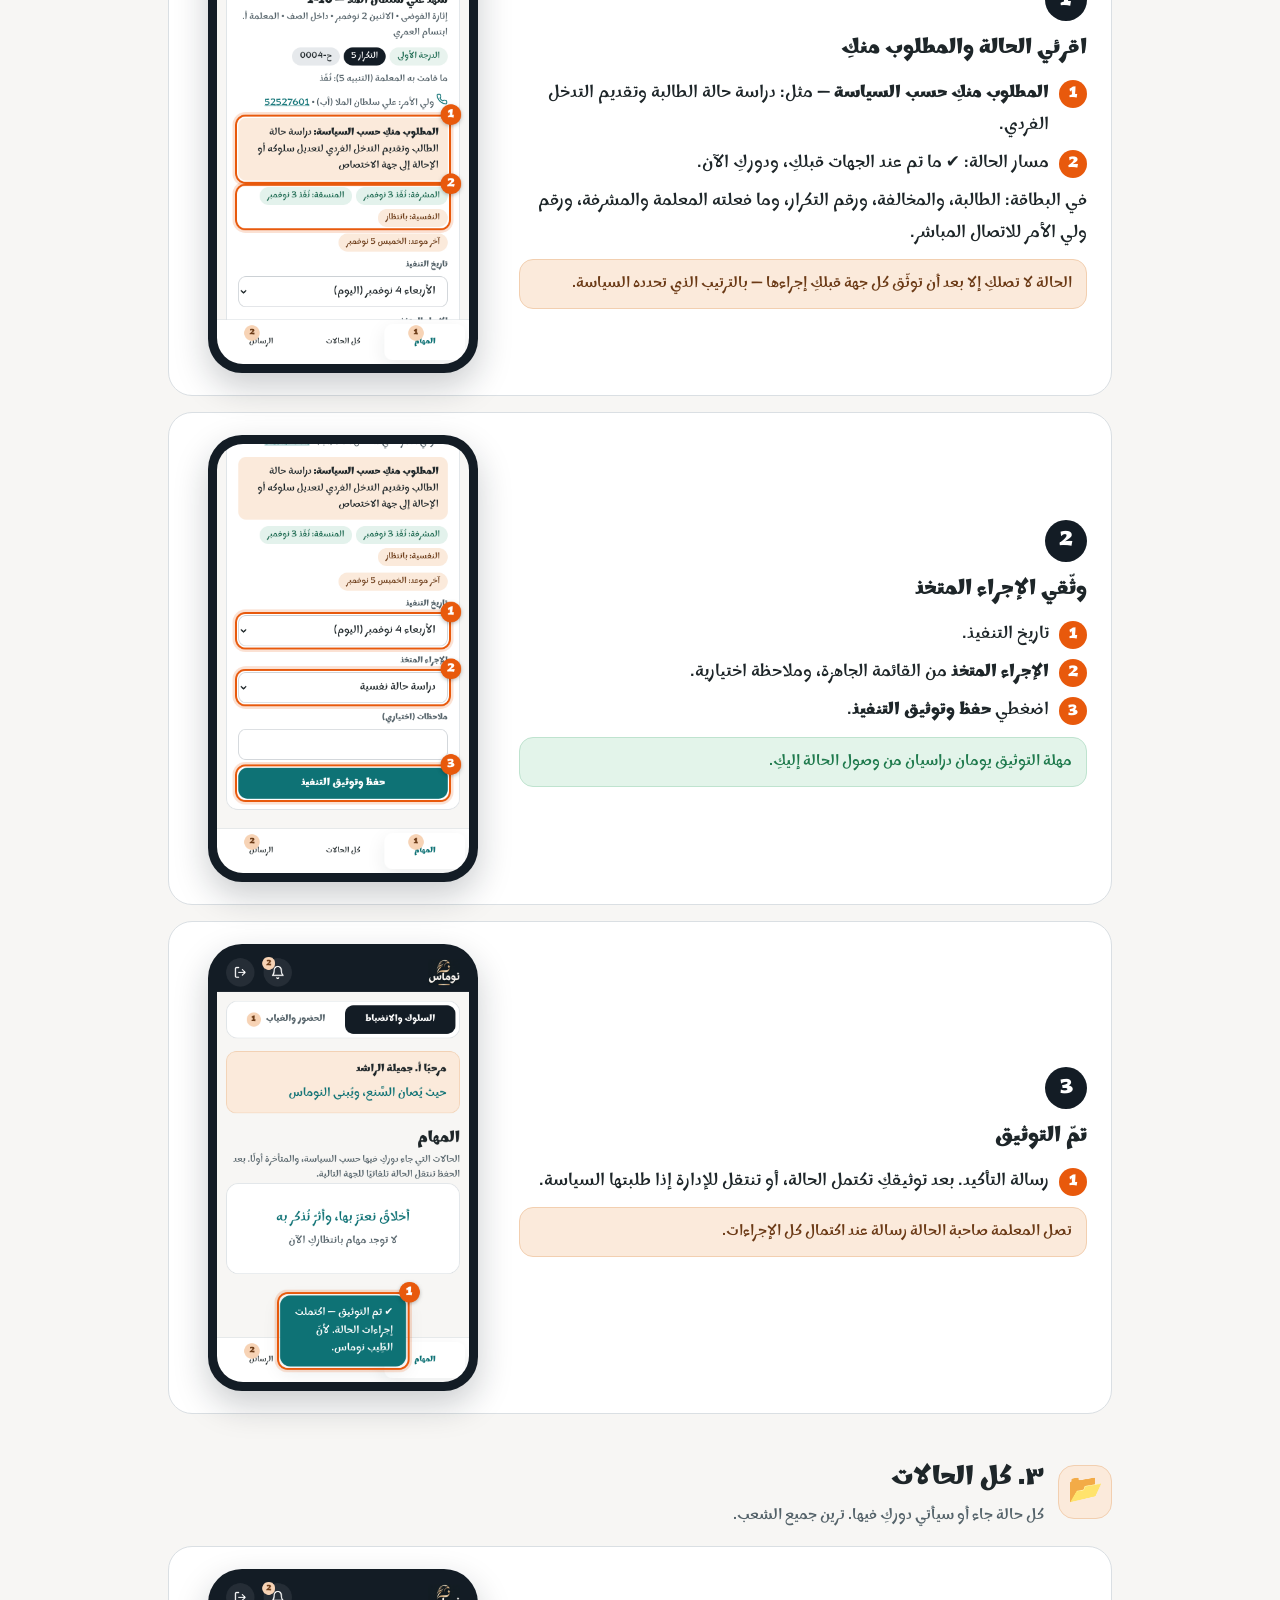
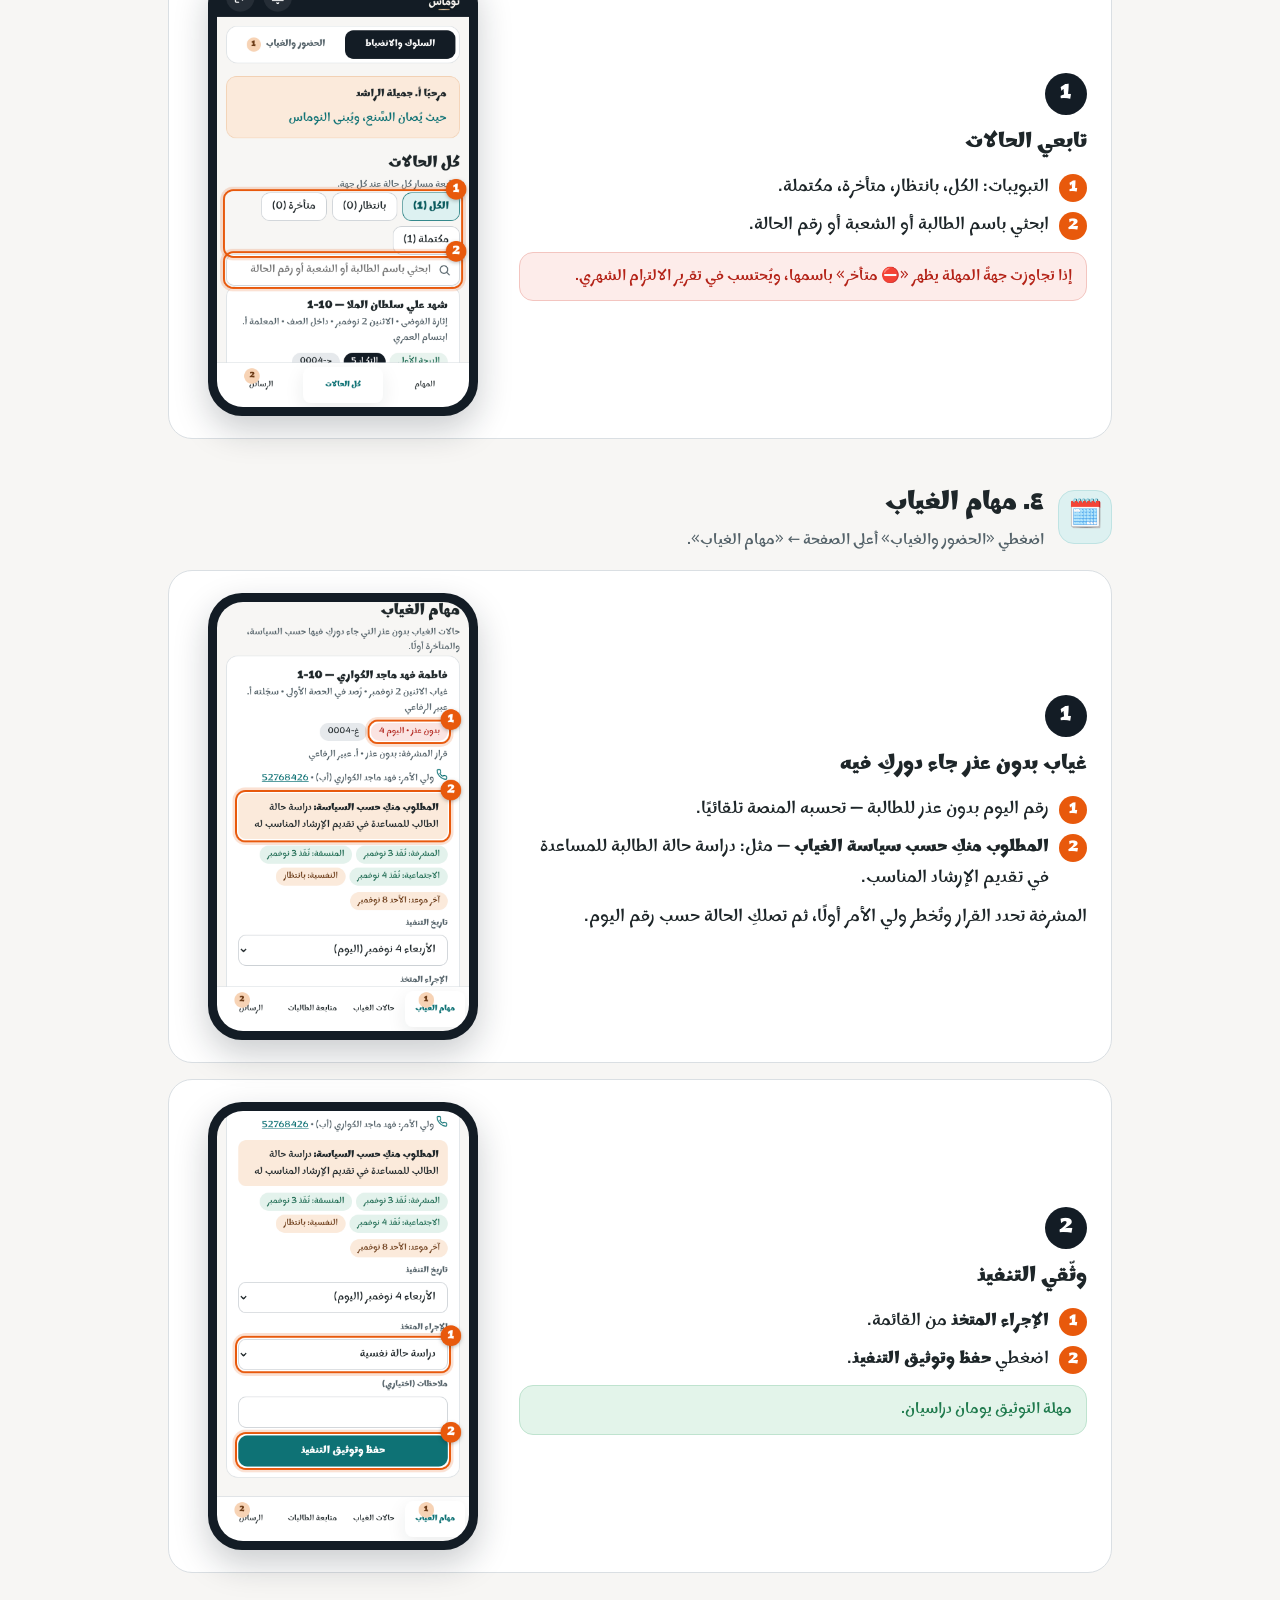
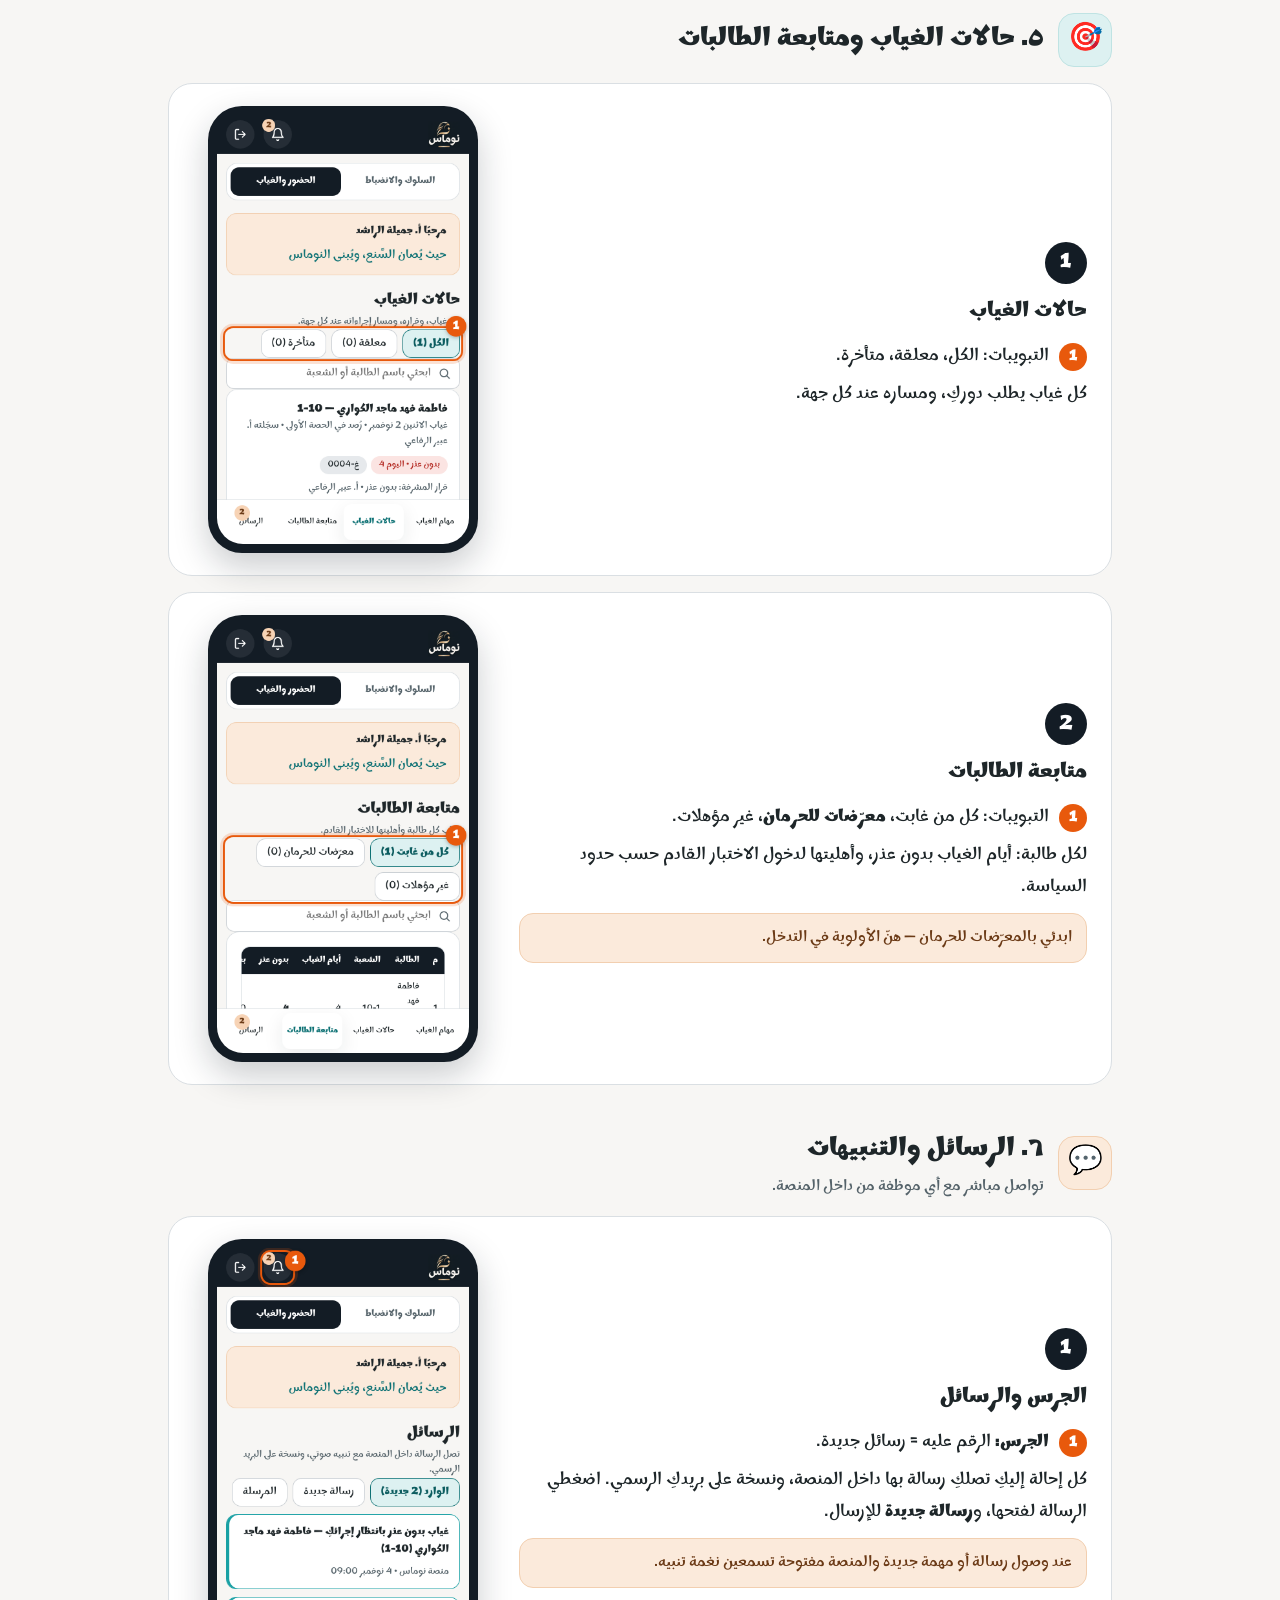
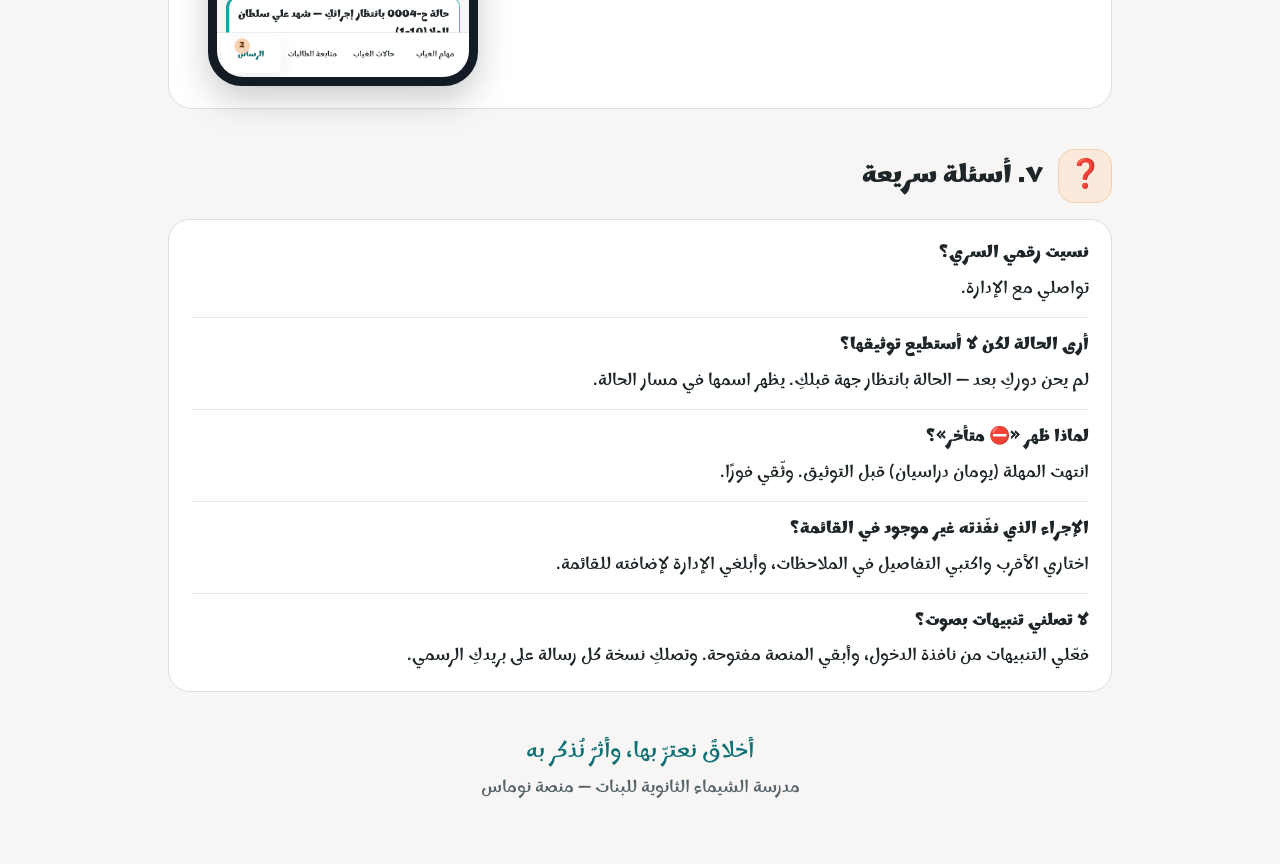
<file: guide/psych.html>
<!doctype html>
<html lang="ar" dir="rtl">
<head>
<meta charset="utf-8">
<meta name="viewport" content="width=device-width, initial-scale=1">
<title>دليل الأخصائية النفسية — نوماس</title>
<meta name="theme-color" content="#131C25">
<link rel="icon" href="../icons/icon-192.png">
<link rel="preconnect" href="https://fonts.googleapis.com">
<link rel="preconnect" href="https://fonts.gstatic.com" crossorigin>
<link href="https://fonts.googleapis.com/css2?family=Marhey:wght@300..700&family=Amiri:wght@400;700&display=swap" rel="stylesheet">
<link rel="stylesheet" href="guide.css">
</head>
<body>
<div class="top-link noprint"><a href="../">← العودة إلى المنصة</a><span>دليل الأخصائية النفسية</span><img src="../icons/logo-bar.png" alt="نوماس"></div>

<section class="cover">
  <div class="pat"></div>
  <div class="school">مدرسة الشيماء الثانوية للبنات</div>
  <div>
    <img class="logo" src="../icons/logo.png" alt="نوماس">
    <div class="kind">دليل الأخصائية النفسية</div>
    <div class="sub">منصة متابعة السلوك والانضباط والحضور وفق السياسة</div>
    <div class="tag">لأنّ الطِّيب نوماس</div>
    <div class="vs verse">﴿ وَإِنَّكَ لَعَلَىٰ خُلُقٍ عَظِيمٍ ﴾</div>
  </div>
  <div class="foot">العام الدراسي 2026 – 2027 • althasair.github.io/namoos</div>
</section>

<main class="wrap">

<section class="role">
  <h2>دوركِ في نوماس</h2>
  <ul>
    <li><b>استقبال الحالات المحالة:</b> عندما تطلب السياسة دوركِ (من التكرار الخامس غالبًا) تصلكِ الحالة تلقائيًا بعد توثيق الجهات قبلكِ، مع رسالة وتنبيه.</li>
    <li><b>دوركِ حسب السياسة:</b> دراسة حالة الطالبة وتقديم التدخل الفردي لتعديل سلوكها، أو الإحالة إلى جهة الاختصاص.</li>
    <li><b>الغياب:</b> من اليوم الرابع بدون عذر: دراسة حالة الطالبة للمساعدة في تقديم الإرشاد المناسب لها.</li>
    <li><b>نطاقكِ:</b> جميع الشعب.</li>
  </ul>
  <div class="src">المرجع: سياسة إدارة السلوك — إجراءات الأخصائي النفسي • سياسة الغياب — إجراءات الأخصائي النفسي.</div>
</section>

<nav class="toc">
  <h2>محتويات الدليل</h2>
  <ol>
    <li><a href="#s1">الدخول وتثبيت التطبيق</a></li>
    <li><a href="#s2">مهام السلوك: الحالات المحالة إليكِ</a></li>
    <li><a href="#s3">كل الحالات</a></li>
    <li><a href="#s4">مهام الغياب</a></li>
    <li><a href="#s5">حالات الغياب ومتابعة الطالبات</a></li>
    <li><a href="#s6">الرسائل والتنبيهات</a></li>
    <li><a href="#s7">أسئلة سريعة</a></li>
  </ol>
</nav>

<div class="sec" id="s1"><div class="ic">🔑</div><div><h2>١. الدخول وتثبيت التطبيق</h2><p>مرة واحدة فقط، وبعدها تبقين مسجّلة على جهازكِ.</p></div></div>
<article class="st">
  <div>
    <span class="n">1</span>
    <h3>افتحي المنصة وسجّلي الدخول</h3>
    <p>افتحي الرابط:<br><bdi dir="ltr"><b>althasair.github.io/namoos</b></bdi></p>
    <ol class="marks">
      <li><b class="k">1</b><span>اختاري صفتكِ: <b>أخصائية نفسية</b>.</span></li>
      <li><b class="k">2</b><span>اكتبي <b>رقمكِ السري</b> الذي استلمتِه من الإدارة.</span></li>
      <li><b class="k">3</b><span>اضغطي <b>دخول</b>.</span></li>
    </ol>
    <div class="warn">رقمكِ السري خاص بكِ، لا تشاركيه مع أحد.</div>
  </div>
  <div class="phone"><img src="img/psych/01-login.png" alt="شاشة الدخول"></div>
</article>
<article class="st">
  <div>
    <span class="n">2</span>
    <h3>نافذة المهام عند الدخول</h3>
    <p>تظهر لكِ كل الحالات التي جاء دوركِ فيها، في السلوك والغياب معًا.</p>
    <ol class="marks">
      <li><b class="k">1</b><span>اضغطي <b>انتقلي إليها</b> لتذهبي مباشرة للحالة. الوسم <span class="chipx">سلوك</span> أو <span class="chipx">غياب</span> يوضح القسم.</span></li>
    </ol>
    <div class="tip">اضغطي <b>🔔 تفعيل تنبيهات الجهاز</b> واختاري <b>Allow</b>، لتسمعي نغمة عند وصول حالة جديدة.</div>
  </div>
  <div class="phone"><img src="img/psych/02-tasks-modal.png" alt="نافذة المهام"></div>
</article>
<div class="inst">
  <div class="c">
    <h3>📱 تثبيت التطبيق على الآيفون</h3>
    <ol>
      <li>افتحي الرابط من متصفح <b>Safari</b>.</li>
      <li>اضغطي زر المشاركة <span class="key"><svg viewBox="0 0 24 24" fill="none" stroke="#0E7275" stroke-width="2" stroke-linecap="round"><path d="M12 15V3"/><path d="M8 7l4-4 4 4"/><rect x="4" y="11" width="16" height="10" rx="2"/></svg>Share</span> أسفل الشاشة.</li>
      <li>اختاري <span class="key">Add to Home Screen</span>.</li>
      <li>اضغطي <span class="key">Add</span> — تظهر أيقونة الصقر «نوماس» على شاشتكِ.</li>
    </ol>
  </div>
  <div class="c">
    <h3>🤖 تثبيت التطبيق على الأندرويد</h3>
    <ol>
      <li>افتحي الرابط من متصفح <b>Chrome</b>.</li>
      <li>اضغطي القائمة <span class="key">⋮</span> أعلى الشاشة.</li>
      <li>اختاري <span class="key">Install app</span> أو <span class="key">Add to Home screen</span>.</li>
      <li>اضغطي <span class="key">Install</span> — يظهر «نوماس» مع تطبيقاتكِ.</li>
    </ol>
  </div>
</div>

<div class="sec" id="s2"><div class="ic">📥</div><div><h2>٢. مهام السلوك: الحالات المحالة إليكِ</h2><p>من قسم «السلوك والانضباط» ← «المهام».</p></div></div>
<article class="st">
  <div>
    <span class="n">1</span>
    <h3>اقرئي الحالة والمطلوب منكِ</h3>
    <ol class="marks">
      <li><b class="k">1</b><span><b>المطلوب منكِ حسب السياسة</b> — مثل: دراسة حالة الطالبة وتقديم التدخل الفردي.</span></li>
      <li><b class="k">2</b><span>مسار الحالة: ✔ ما تم عند الجهات قبلكِ، ودوركِ الآن.</span></li>
    </ol>
    <p>في البطاقة: الطالبة، والمخالفة، ورقم التكرار، وما فعلته المعلمة والمشرفة، ورقم ولي الأمر للاتصال المباشر.</p>
    <div class="tip">الحالة لا تصلكِ إلا بعد أن توثّق كل جهة قبلكِ إجراءها — بالترتيب الذي تحدده السياسة.</div>
  </div>
  <div class="phone"><img src="img/psych/03-case.png" alt="بطاقة الحالة"></div>
</article>
<article class="st">
  <div>
    <span class="n">2</span>
    <h3>وثّقي الإجراء المتخذ</h3>
    <ol class="marks">
      <li><b class="k">1</b><span>تاريخ التنفيذ.</span></li>
      <li><b class="k">2</b><span><b>الإجراء المتخذ</b> من القائمة الجاهزة، وملاحظة اختيارية.</span></li>
      <li><b class="k">3</b><span>اضغطي <b>حفظ وتوثيق التنفيذ</b>.</span></li>
    </ol>
    <div class="good">مهلة التوثيق يومان دراسيان من وصول الحالة إليكِ.</div>
  </div>
  <div class="phone"><img src="img/psych/04-form.png" alt="نموذج التوثيق"></div>
</article>
<article class="st">
  <div>
    <span class="n">3</span>
    <h3>تمّ التوثيق</h3>
    <ol class="marks">
      <li><b class="k">1</b><span>رسالة التأكيد. بعد توثيقكِ تكتمل الحالة، أو تنتقل للإدارة إذا طلبتها السياسة.</span></li>
    </ol>
    <div class="tip">تصل المعلمة صاحبة الحالة رسالة عند اكتمال كل الإجراءات.</div>
  </div>
  <div class="phone"><img src="img/psych/05-saved.png" alt="تم التوثيق"></div>
</article>
<div class="sec" id="s3"><div class="ic">📂</div><div><h2>٣. كل الحالات</h2><p>كل حالة جاء أو سيأتي دوركِ فيها. ترين جميع الشعب.</p></div></div>
<article class="st">
  <div>
    <span class="n">1</span>
    <h3>تابعي الحالات</h3>
    <ol class="marks">
      <li><b class="k">1</b><span>التبويبات: الكل، بانتظار، متأخرة، مكتملة.</span></li>
      <li><b class="k">2</b><span>ابحثي باسم الطالبة أو الشعبة أو رقم الحالة.</span></li>
    </ol>
    <div class="warn">إذا تجاوزت جهةٌ المهلة يظهر «⛔ متأخر» باسمها، ويُحتسب في تقرير الالتزام الشهري.</div>
  </div>
  <div class="phone"><img src="img/psych/06-cases.png" alt="كل الحالات"></div>
</article>
<div class="sec abs" id="s4"><div class="ic">🗓️</div><div><h2>٤. مهام الغياب</h2><p>اضغطي «الحضور والغياب» أعلى الصفحة ← «مهام الغياب».</p></div></div>
<article class="st">
  <div>
    <span class="n">1</span>
    <h3>غياب بدون عذر جاء دوركِ فيه</h3>
    <ol class="marks">
      <li><b class="k">1</b><span>رقم اليوم بدون عذر للطالبة — تحسبه المنصة تلقائيًا.</span></li>
      <li><b class="k">2</b><span><b>المطلوب منكِ حسب سياسة الغياب</b> — مثل: دراسة حالة الطالبة للمساعدة في تقديم الإرشاد المناسب.</span></li>
    </ol>
    <p>المشرفة تحدد القرار وتُخطر ولي الأمر أولًا، ثم تصلكِ الحالة حسب رقم اليوم.</p>
  </div>
  <div class="phone"><img src="img/psych/07-abs-task.png" alt="مهمة غياب"></div>
</article>
<article class="st">
  <div>
    <span class="n">2</span>
    <h3>وثّقي التنفيذ</h3>
    <ol class="marks">
      <li><b class="k">1</b><span><b>الإجراء المتخذ</b> من القائمة.</span></li>
      <li><b class="k">2</b><span>اضغطي <b>حفظ وتوثيق التنفيذ</b>.</span></li>
    </ol>
    <div class="good">مهلة التوثيق يومان دراسيان.</div>
  </div>
  <div class="phone"><img src="img/psych/08-abs-form.png" alt="توثيق الغياب"></div>
</article>
<div class="sec abs" id="s5"><div class="ic">🎯</div><div><h2>٥. حالات الغياب ومتابعة الطالبات</h2><p></p></div></div>
<article class="st">
  <div>
    <span class="n">1</span>
    <h3>حالات الغياب</h3>
    <ol class="marks">
      <li><b class="k">1</b><span>التبويبات: الكل، معلقة، متأخرة.</span></li>
    </ol>
    <p>كل غياب يطلب دوركِ، ومساره عند كل جهة.</p>
  </div>
  <div class="phone"><img src="img/psych/09-abs-log.png" alt="حالات الغياب"></div>
</article>
<article class="st">
  <div>
    <span class="n">2</span>
    <h3>متابعة الطالبات</h3>
    <ol class="marks">
      <li><b class="k">1</b><span>التبويبات: كل من غابت، <b>معرّضات للحرمان</b>، غير مؤهلات.</span></li>
    </ol>
    <p>لكل طالبة: أيام الغياب بدون عذر، وأهليتها لدخول الاختبار القادم حسب حدود السياسة.</p>
    <div class="tip">ابدئي بالمعرّضات للحرمان — هنّ الأولوية في التدخل.</div>
  </div>
  <div class="phone"><img src="img/psych/10-abs-students.png" alt="متابعة الطالبات"></div>
</article>
<div class="sec" id="s6"><div class="ic">💬</div><div><h2>٦. الرسائل والتنبيهات</h2><p>تواصل مباشر مع أي موظفة من داخل المنصة.</p></div></div>
<article class="st">
  <div>
    <span class="n">1</span>
    <h3>الجرس والرسائل</h3>
    <ol class="marks">
      <li><b class="k">1</b><span><b>الجرس:</b> الرقم عليه = رسائل جديدة.</span></li>
    </ol>
    <p>كل إحالة إليكِ تصلكِ رسالة بها داخل المنصة، ونسخة على بريدكِ الرسمي. اضغطي الرسالة لفتحها، و<b>رسالة جديدة</b> للإرسال.</p>
    <div class="tip">عند وصول رسالة أو مهمة جديدة والمنصة مفتوحة تسمعين نغمة تنبيه.</div>
  </div>
  <div class="phone"><img src="img/psych/11-messages.png" alt="الرسائل"></div>
</article>
<div class="sec" id="s7"><div class="ic">❓</div><div><h2>٧. أسئلة سريعة</h2></div></div>
<div class="faq">
  <div class="q"><b>نسيت رقمي السري؟</b><p>تواصلي مع الإدارة.</p></div>
  <div class="q"><b>أرى الحالة لكن لا أستطيع توثيقها؟</b><p>لم يحن دوركِ بعد — الحالة بانتظار جهة قبلكِ. يظهر اسمها في مسار الحالة.</p></div>
  <div class="q"><b>لماذا ظهر «⛔ متأخر»؟</b><p>انتهت المهلة (يومان دراسيان) قبل التوثيق. وثّقي فورًا.</p></div>
  <div class="q"><b>الإجراء الذي نفّذته غير موجود في القائمة؟</b><p>اختاري الأقرب واكتبي التفاصيل في الملاحظات، وأبلغي الإدارة لإضافته للقائمة.</p></div>
  <div class="q"><b>لا تصلني تنبيهات بصوت؟</b><p>فعّلي التنبيهات من نافذة الدخول، وأبقي المنصة مفتوحة. وتصلكِ نسخة كل رسالة على بريدكِ الرسمي.</p></div>
</div>

<div class="end"><div class="tg">أخلاقٌ نعتزّ بها، وأثرٌ نُذكر به</div>مدرسة الشيماء الثانوية للبنات — منصة نوماس</div>
</main>
</body>
</html>
</file>
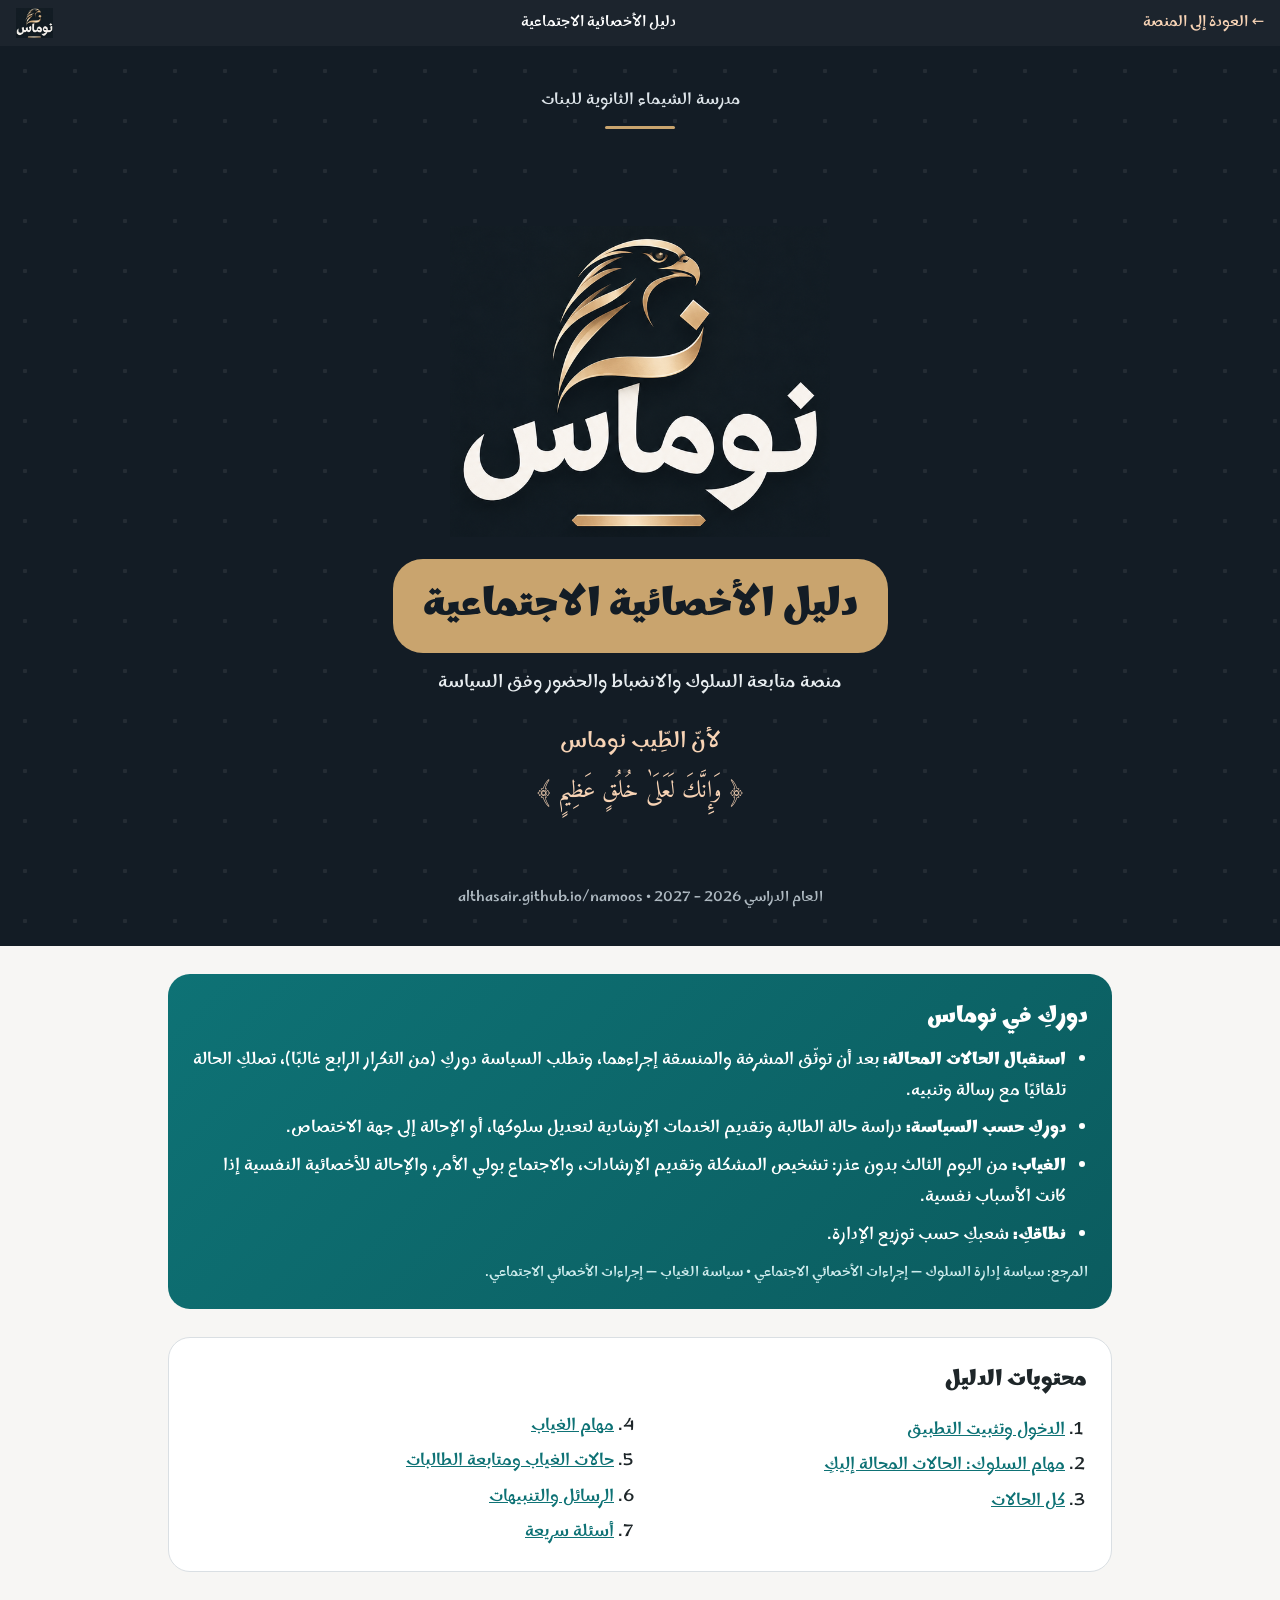
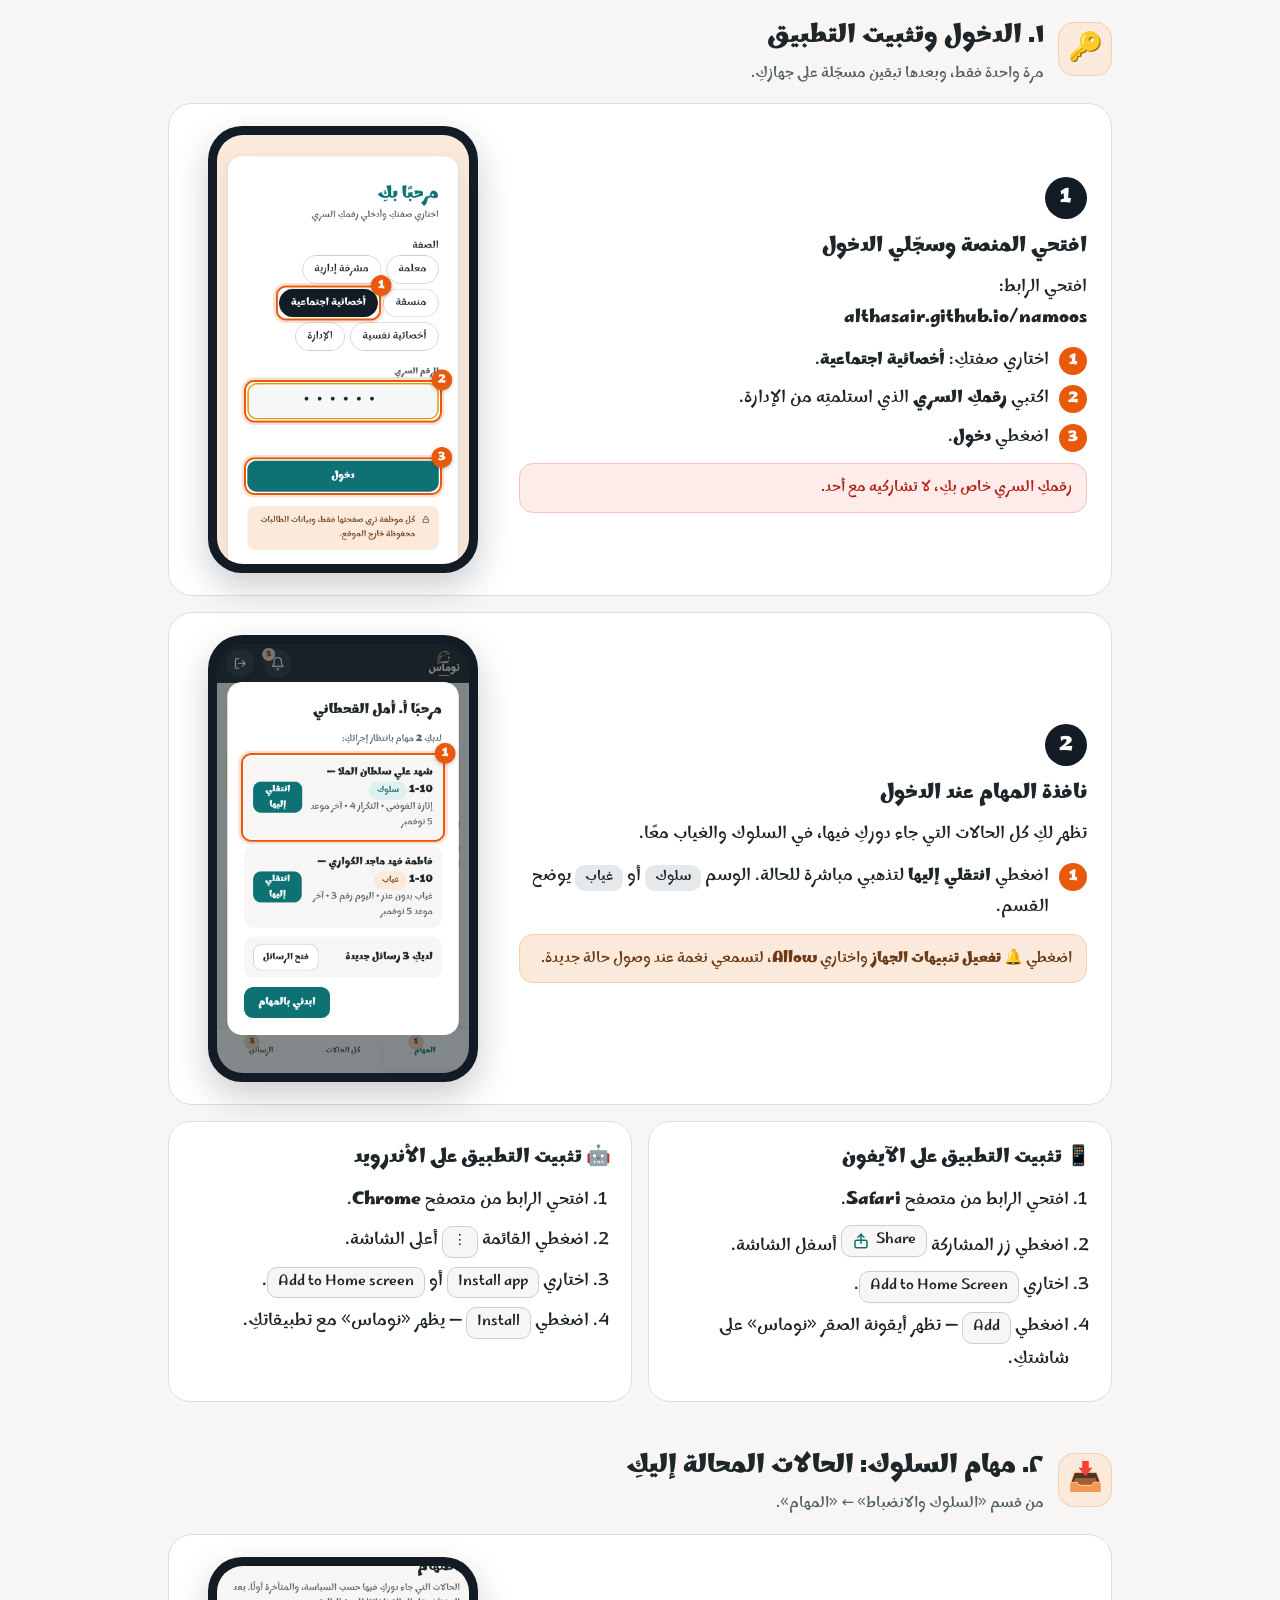
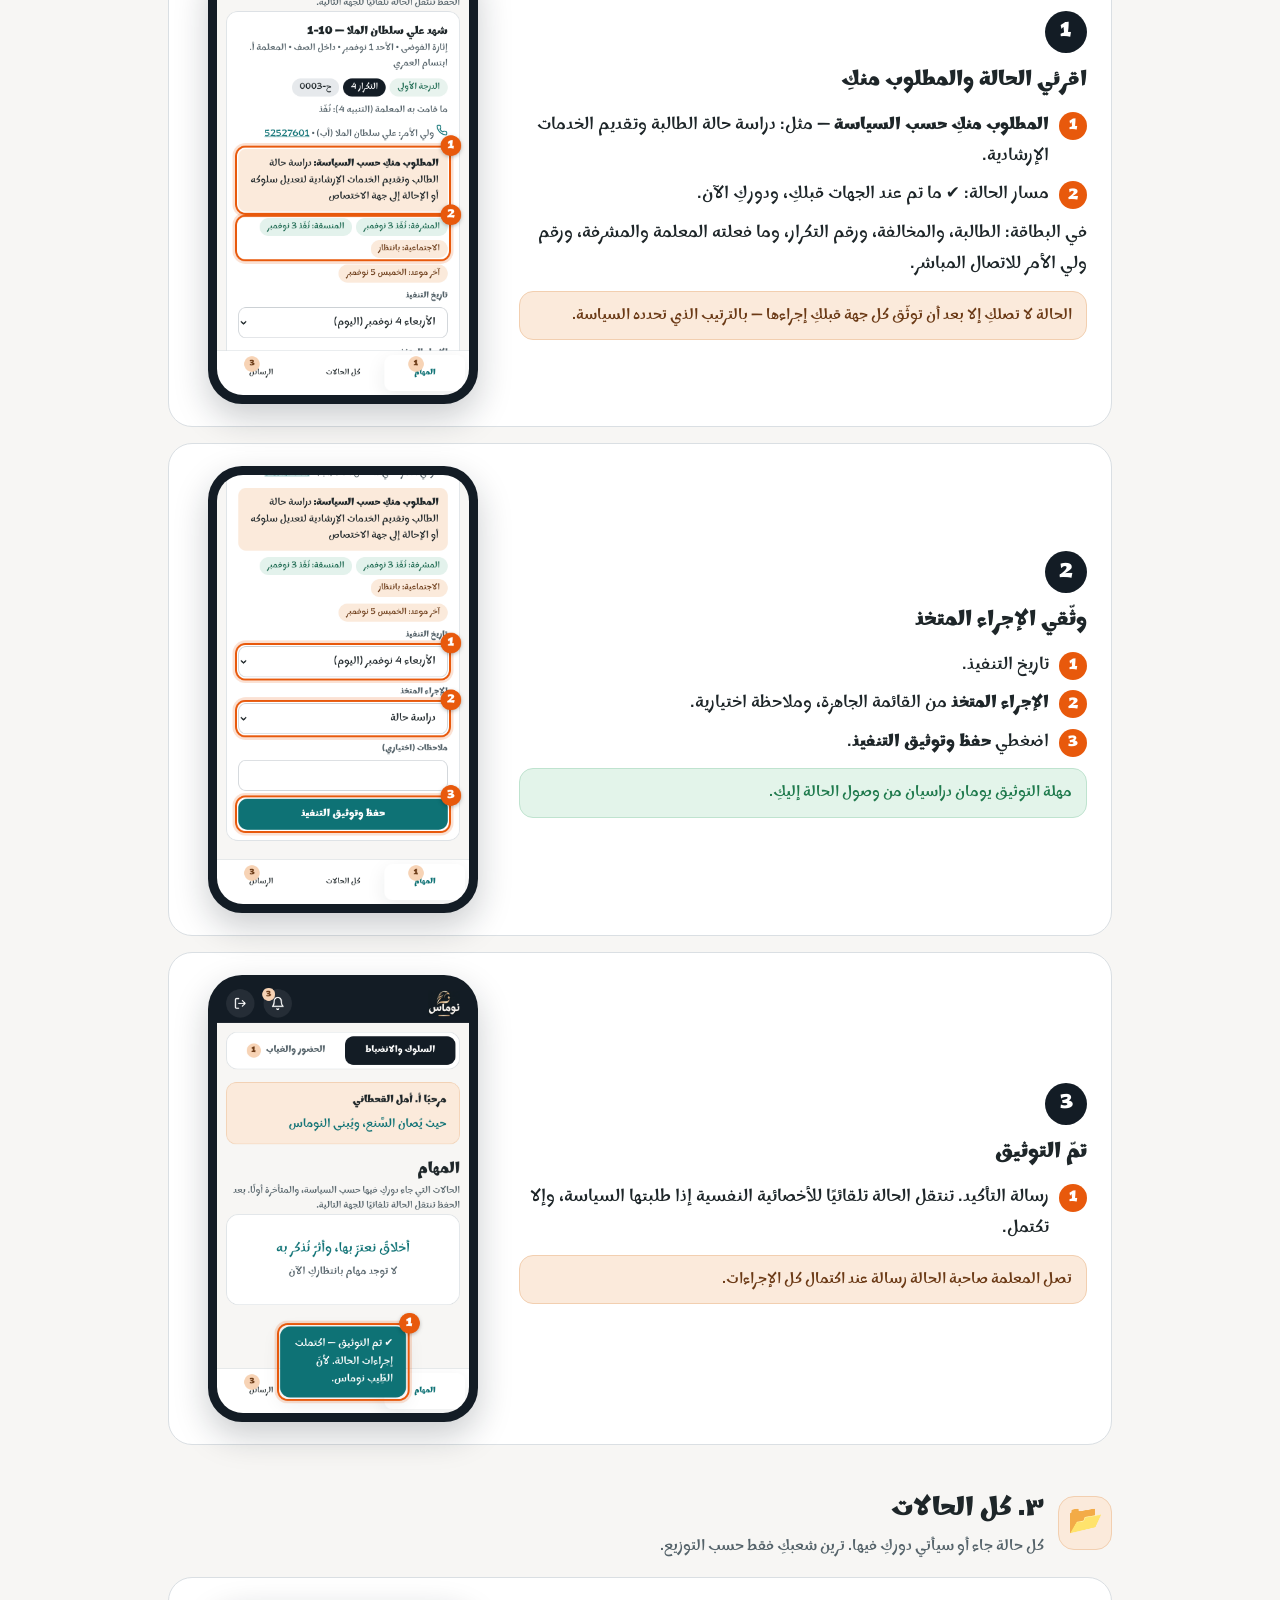
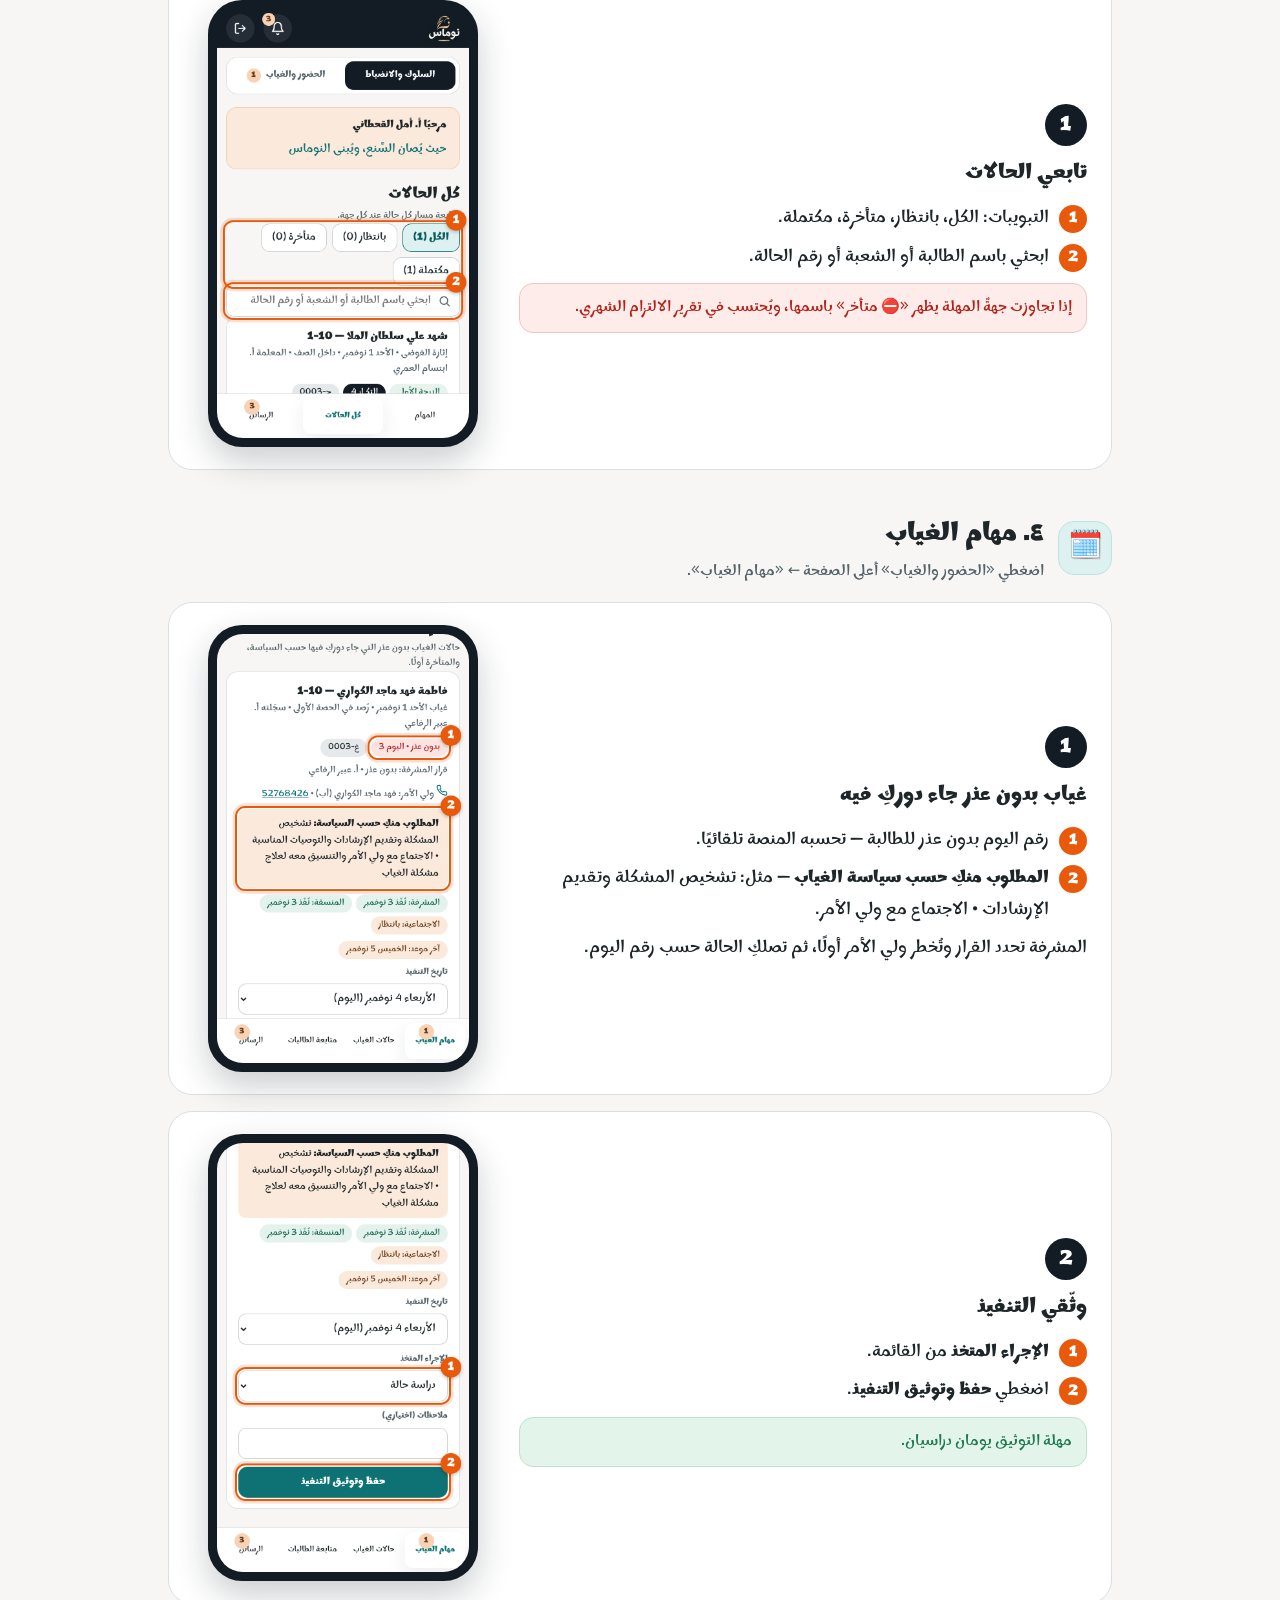
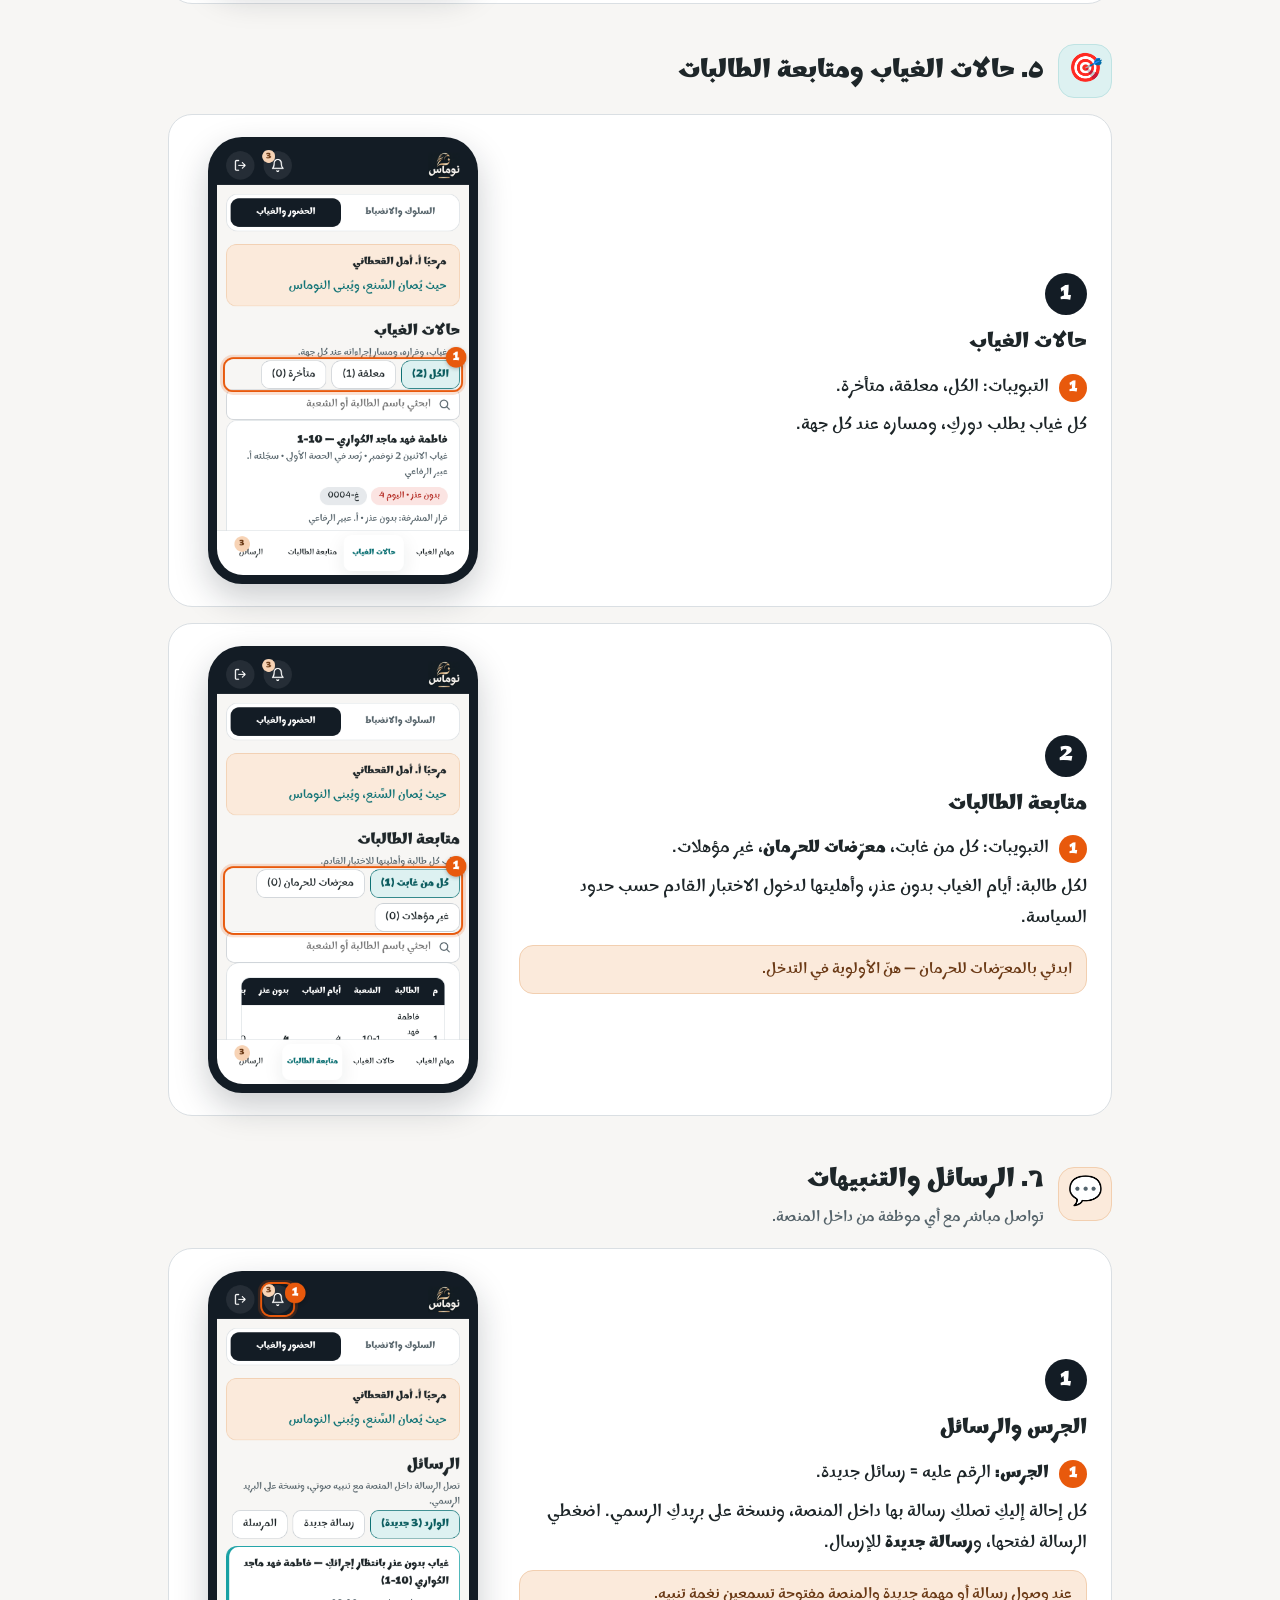
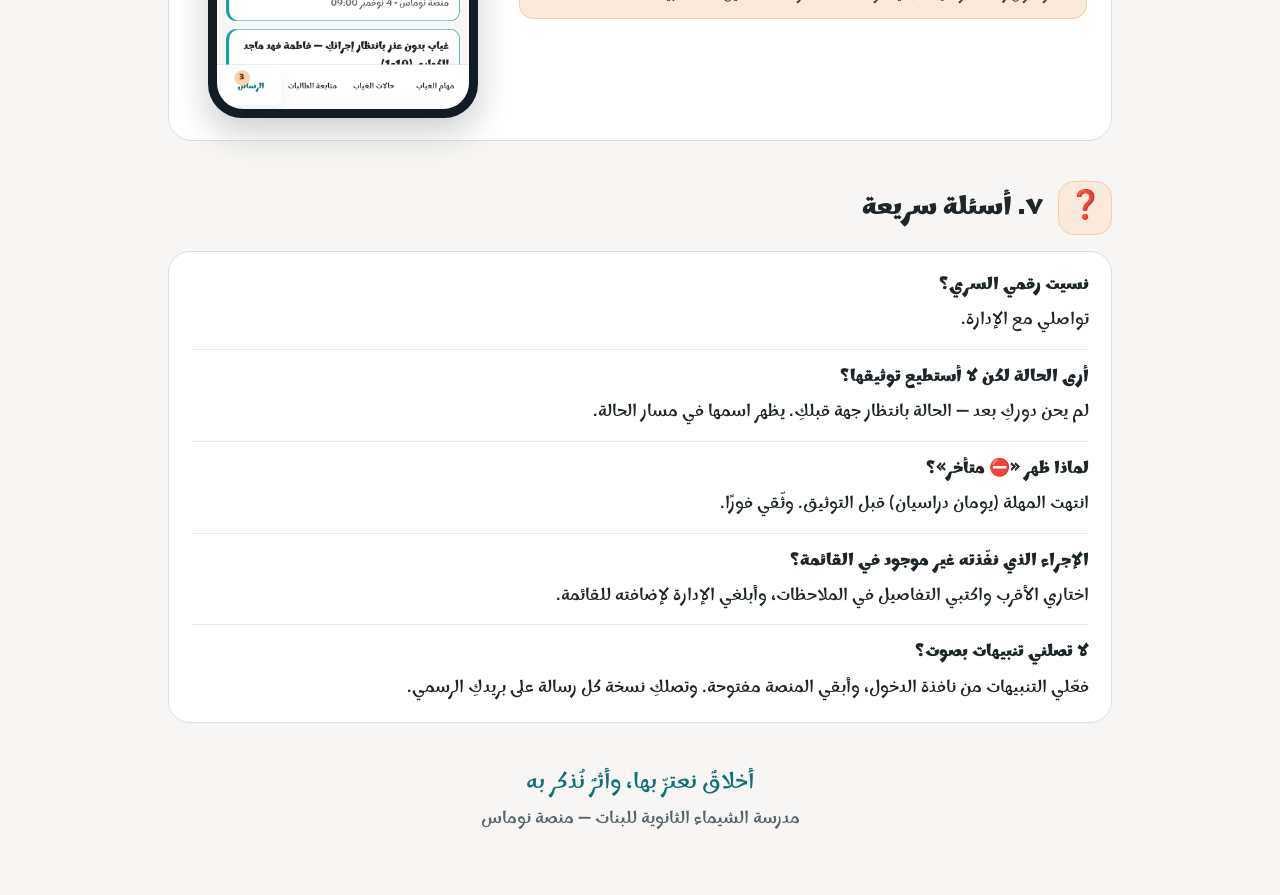
<file: guide/social.html>
<!doctype html>
<html lang="ar" dir="rtl">
<head>
<meta charset="utf-8">
<meta name="viewport" content="width=device-width, initial-scale=1">
<title>دليل الأخصائية الاجتماعية — نوماس</title>
<meta name="theme-color" content="#131C25">
<link rel="icon" href="../icons/icon-192.png">
<link rel="preconnect" href="https://fonts.googleapis.com">
<link rel="preconnect" href="https://fonts.gstatic.com" crossorigin>
<link href="https://fonts.googleapis.com/css2?family=Marhey:wght@300..700&family=Amiri:wght@400;700&display=swap" rel="stylesheet">
<link rel="stylesheet" href="guide.css">
</head>
<body>
<div class="top-link noprint"><a href="../">← العودة إلى المنصة</a><span>دليل الأخصائية الاجتماعية</span><img src="../icons/logo-bar.png" alt="نوماس"></div>

<section class="cover">
  <div class="pat"></div>
  <div class="school">مدرسة الشيماء الثانوية للبنات</div>
  <div>
    <img class="logo" src="../icons/logo.png" alt="نوماس">
    <div class="kind">دليل الأخصائية الاجتماعية</div>
    <div class="sub">منصة متابعة السلوك والانضباط والحضور وفق السياسة</div>
    <div class="tag">لأنّ الطِّيب نوماس</div>
    <div class="vs verse">﴿ وَإِنَّكَ لَعَلَىٰ خُلُقٍ عَظِيمٍ ﴾</div>
  </div>
  <div class="foot">العام الدراسي 2026 – 2027 • althasair.github.io/namoos</div>
</section>

<main class="wrap">

<section class="role">
  <h2>دوركِ في نوماس</h2>
  <ul>
    <li><b>استقبال الحالات المحالة:</b> بعد أن توثّق المشرفة والمنسقة إجراءهما، وتطلب السياسة دوركِ (من التكرار الرابع غالبًا)، تصلكِ الحالة تلقائيًا مع رسالة وتنبيه.</li>
    <li><b>دوركِ حسب السياسة:</b> دراسة حالة الطالبة وتقديم الخدمات الإرشادية لتعديل سلوكها، أو الإحالة إلى جهة الاختصاص.</li>
    <li><b>الغياب:</b> من اليوم الثالث بدون عذر: تشخيص المشكلة وتقديم الإرشادات، والاجتماع بولي الأمر، والإحالة للأخصائية النفسية إذا كانت الأسباب نفسية.</li>
    <li><b>نطاقكِ:</b> شعبكِ حسب توزيع الإدارة.</li>
  </ul>
  <div class="src">المرجع: سياسة إدارة السلوك — إجراءات الأخصائي الاجتماعي • سياسة الغياب — إجراءات الأخصائي الاجتماعي.</div>
</section>

<nav class="toc">
  <h2>محتويات الدليل</h2>
  <ol>
    <li><a href="#s1">الدخول وتثبيت التطبيق</a></li>
    <li><a href="#s2">مهام السلوك: الحالات المحالة إليكِ</a></li>
    <li><a href="#s3">كل الحالات</a></li>
    <li><a href="#s4">مهام الغياب</a></li>
    <li><a href="#s5">حالات الغياب ومتابعة الطالبات</a></li>
    <li><a href="#s6">الرسائل والتنبيهات</a></li>
    <li><a href="#s7">أسئلة سريعة</a></li>
  </ol>
</nav>

<div class="sec" id="s1"><div class="ic">🔑</div><div><h2>١. الدخول وتثبيت التطبيق</h2><p>مرة واحدة فقط، وبعدها تبقين مسجّلة على جهازكِ.</p></div></div>
<article class="st">
  <div>
    <span class="n">1</span>
    <h3>افتحي المنصة وسجّلي الدخول</h3>
    <p>افتحي الرابط:<br><bdi dir="ltr"><b>althasair.github.io/namoos</b></bdi></p>
    <ol class="marks">
      <li><b class="k">1</b><span>اختاري صفتكِ: <b>أخصائية اجتماعية</b>.</span></li>
      <li><b class="k">2</b><span>اكتبي <b>رقمكِ السري</b> الذي استلمتِه من الإدارة.</span></li>
      <li><b class="k">3</b><span>اضغطي <b>دخول</b>.</span></li>
    </ol>
    <div class="warn">رقمكِ السري خاص بكِ، لا تشاركيه مع أحد.</div>
  </div>
  <div class="phone"><img src="img/social/01-login.png" alt="شاشة الدخول"></div>
</article>
<article class="st">
  <div>
    <span class="n">2</span>
    <h3>نافذة المهام عند الدخول</h3>
    <p>تظهر لكِ كل الحالات التي جاء دوركِ فيها، في السلوك والغياب معًا.</p>
    <ol class="marks">
      <li><b class="k">1</b><span>اضغطي <b>انتقلي إليها</b> لتذهبي مباشرة للحالة. الوسم <span class="chipx">سلوك</span> أو <span class="chipx">غياب</span> يوضح القسم.</span></li>
    </ol>
    <div class="tip">اضغطي <b>🔔 تفعيل تنبيهات الجهاز</b> واختاري <b>Allow</b>، لتسمعي نغمة عند وصول حالة جديدة.</div>
  </div>
  <div class="phone"><img src="img/social/02-tasks-modal.png" alt="نافذة المهام"></div>
</article>
<div class="inst">
  <div class="c">
    <h3>📱 تثبيت التطبيق على الآيفون</h3>
    <ol>
      <li>افتحي الرابط من متصفح <b>Safari</b>.</li>
      <li>اضغطي زر المشاركة <span class="key"><svg viewBox="0 0 24 24" fill="none" stroke="#0E7275" stroke-width="2" stroke-linecap="round"><path d="M12 15V3"/><path d="M8 7l4-4 4 4"/><rect x="4" y="11" width="16" height="10" rx="2"/></svg>Share</span> أسفل الشاشة.</li>
      <li>اختاري <span class="key">Add to Home Screen</span>.</li>
      <li>اضغطي <span class="key">Add</span> — تظهر أيقونة الصقر «نوماس» على شاشتكِ.</li>
    </ol>
  </div>
  <div class="c">
    <h3>🤖 تثبيت التطبيق على الأندرويد</h3>
    <ol>
      <li>افتحي الرابط من متصفح <b>Chrome</b>.</li>
      <li>اضغطي القائمة <span class="key">⋮</span> أعلى الشاشة.</li>
      <li>اختاري <span class="key">Install app</span> أو <span class="key">Add to Home screen</span>.</li>
      <li>اضغطي <span class="key">Install</span> — يظهر «نوماس» مع تطبيقاتكِ.</li>
    </ol>
  </div>
</div>

<div class="sec" id="s2"><div class="ic">📥</div><div><h2>٢. مهام السلوك: الحالات المحالة إليكِ</h2><p>من قسم «السلوك والانضباط» ← «المهام».</p></div></div>
<article class="st">
  <div>
    <span class="n">1</span>
    <h3>اقرئي الحالة والمطلوب منكِ</h3>
    <ol class="marks">
      <li><b class="k">1</b><span><b>المطلوب منكِ حسب السياسة</b> — مثل: دراسة حالة الطالبة وتقديم الخدمات الإرشادية.</span></li>
      <li><b class="k">2</b><span>مسار الحالة: ✔ ما تم عند الجهات قبلكِ، ودوركِ الآن.</span></li>
    </ol>
    <p>في البطاقة: الطالبة، والمخالفة، ورقم التكرار، وما فعلته المعلمة والمشرفة، ورقم ولي الأمر للاتصال المباشر.</p>
    <div class="tip">الحالة لا تصلكِ إلا بعد أن توثّق كل جهة قبلكِ إجراءها — بالترتيب الذي تحدده السياسة.</div>
  </div>
  <div class="phone"><img src="img/social/03-case.png" alt="بطاقة الحالة"></div>
</article>
<article class="st">
  <div>
    <span class="n">2</span>
    <h3>وثّقي الإجراء المتخذ</h3>
    <ol class="marks">
      <li><b class="k">1</b><span>تاريخ التنفيذ.</span></li>
      <li><b class="k">2</b><span><b>الإجراء المتخذ</b> من القائمة الجاهزة، وملاحظة اختيارية.</span></li>
      <li><b class="k">3</b><span>اضغطي <b>حفظ وتوثيق التنفيذ</b>.</span></li>
    </ol>
    <div class="good">مهلة التوثيق يومان دراسيان من وصول الحالة إليكِ.</div>
  </div>
  <div class="phone"><img src="img/social/04-form.png" alt="نموذج التوثيق"></div>
</article>
<article class="st">
  <div>
    <span class="n">3</span>
    <h3>تمّ التوثيق</h3>
    <ol class="marks">
      <li><b class="k">1</b><span>رسالة التأكيد. تنتقل الحالة تلقائيًا للأخصائية النفسية إذا طلبتها السياسة، وإلا تكتمل.</span></li>
    </ol>
    <div class="tip">تصل المعلمة صاحبة الحالة رسالة عند اكتمال كل الإجراءات.</div>
  </div>
  <div class="phone"><img src="img/social/05-saved.png" alt="تم التوثيق"></div>
</article>
<div class="sec" id="s3"><div class="ic">📂</div><div><h2>٣. كل الحالات</h2><p>كل حالة جاء أو سيأتي دوركِ فيها. ترين شعبكِ فقط حسب التوزيع.</p></div></div>
<article class="st">
  <div>
    <span class="n">1</span>
    <h3>تابعي الحالات</h3>
    <ol class="marks">
      <li><b class="k">1</b><span>التبويبات: الكل، بانتظار، متأخرة، مكتملة.</span></li>
      <li><b class="k">2</b><span>ابحثي باسم الطالبة أو الشعبة أو رقم الحالة.</span></li>
    </ol>
    <div class="warn">إذا تجاوزت جهةٌ المهلة يظهر «⛔ متأخر» باسمها، ويُحتسب في تقرير الالتزام الشهري.</div>
  </div>
  <div class="phone"><img src="img/social/06-cases.png" alt="كل الحالات"></div>
</article>
<div class="sec abs" id="s4"><div class="ic">🗓️</div><div><h2>٤. مهام الغياب</h2><p>اضغطي «الحضور والغياب» أعلى الصفحة ← «مهام الغياب».</p></div></div>
<article class="st">
  <div>
    <span class="n">1</span>
    <h3>غياب بدون عذر جاء دوركِ فيه</h3>
    <ol class="marks">
      <li><b class="k">1</b><span>رقم اليوم بدون عذر للطالبة — تحسبه المنصة تلقائيًا.</span></li>
      <li><b class="k">2</b><span><b>المطلوب منكِ حسب سياسة الغياب</b> — مثل: تشخيص المشكلة وتقديم الإرشادات • الاجتماع مع ولي الأمر.</span></li>
    </ol>
    <p>المشرفة تحدد القرار وتُخطر ولي الأمر أولًا، ثم تصلكِ الحالة حسب رقم اليوم.</p>
  </div>
  <div class="phone"><img src="img/social/07-abs-task.png" alt="مهمة غياب"></div>
</article>
<article class="st">
  <div>
    <span class="n">2</span>
    <h3>وثّقي التنفيذ</h3>
    <ol class="marks">
      <li><b class="k">1</b><span><b>الإجراء المتخذ</b> من القائمة.</span></li>
      <li><b class="k">2</b><span>اضغطي <b>حفظ وتوثيق التنفيذ</b>.</span></li>
    </ol>
    <div class="good">مهلة التوثيق يومان دراسيان.</div>
  </div>
  <div class="phone"><img src="img/social/08-abs-form.png" alt="توثيق الغياب"></div>
</article>
<div class="sec abs" id="s5"><div class="ic">🎯</div><div><h2>٥. حالات الغياب ومتابعة الطالبات</h2><p></p></div></div>
<article class="st">
  <div>
    <span class="n">1</span>
    <h3>حالات الغياب</h3>
    <ol class="marks">
      <li><b class="k">1</b><span>التبويبات: الكل، معلقة، متأخرة.</span></li>
    </ol>
    <p>كل غياب يطلب دوركِ، ومساره عند كل جهة.</p>
  </div>
  <div class="phone"><img src="img/social/09-abs-log.png" alt="حالات الغياب"></div>
</article>
<article class="st">
  <div>
    <span class="n">2</span>
    <h3>متابعة الطالبات</h3>
    <ol class="marks">
      <li><b class="k">1</b><span>التبويبات: كل من غابت، <b>معرّضات للحرمان</b>، غير مؤهلات.</span></li>
    </ol>
    <p>لكل طالبة: أيام الغياب بدون عذر، وأهليتها لدخول الاختبار القادم حسب حدود السياسة.</p>
    <div class="tip">ابدئي بالمعرّضات للحرمان — هنّ الأولوية في التدخل.</div>
  </div>
  <div class="phone"><img src="img/social/10-abs-students.png" alt="متابعة الطالبات"></div>
</article>
<div class="sec" id="s6"><div class="ic">💬</div><div><h2>٦. الرسائل والتنبيهات</h2><p>تواصل مباشر مع أي موظفة من داخل المنصة.</p></div></div>
<article class="st">
  <div>
    <span class="n">1</span>
    <h3>الجرس والرسائل</h3>
    <ol class="marks">
      <li><b class="k">1</b><span><b>الجرس:</b> الرقم عليه = رسائل جديدة.</span></li>
    </ol>
    <p>كل إحالة إليكِ تصلكِ رسالة بها داخل المنصة، ونسخة على بريدكِ الرسمي. اضغطي الرسالة لفتحها، و<b>رسالة جديدة</b> للإرسال.</p>
    <div class="tip">عند وصول رسالة أو مهمة جديدة والمنصة مفتوحة تسمعين نغمة تنبيه.</div>
  </div>
  <div class="phone"><img src="img/social/11-messages.png" alt="الرسائل"></div>
</article>
<div class="sec" id="s7"><div class="ic">❓</div><div><h2>٧. أسئلة سريعة</h2></div></div>
<div class="faq">
  <div class="q"><b>نسيت رقمي السري؟</b><p>تواصلي مع الإدارة.</p></div>
  <div class="q"><b>أرى الحالة لكن لا أستطيع توثيقها؟</b><p>لم يحن دوركِ بعد — الحالة بانتظار جهة قبلكِ. يظهر اسمها في مسار الحالة.</p></div>
  <div class="q"><b>لماذا ظهر «⛔ متأخر»؟</b><p>انتهت المهلة (يومان دراسيان) قبل التوثيق. وثّقي فورًا.</p></div>
  <div class="q"><b>الإجراء الذي نفّذته غير موجود في القائمة؟</b><p>اختاري الأقرب واكتبي التفاصيل في الملاحظات، وأبلغي الإدارة لإضافته للقائمة.</p></div>
  <div class="q"><b>لا تصلني تنبيهات بصوت؟</b><p>فعّلي التنبيهات من نافذة الدخول، وأبقي المنصة مفتوحة. وتصلكِ نسخة كل رسالة على بريدكِ الرسمي.</p></div>
</div>

<div class="end"><div class="tg">أخلاقٌ نعتزّ بها، وأثرٌ نُذكر به</div>مدرسة الشيماء الثانوية للبنات — منصة نوماس</div>
</main>
</body>
</html>
</file>
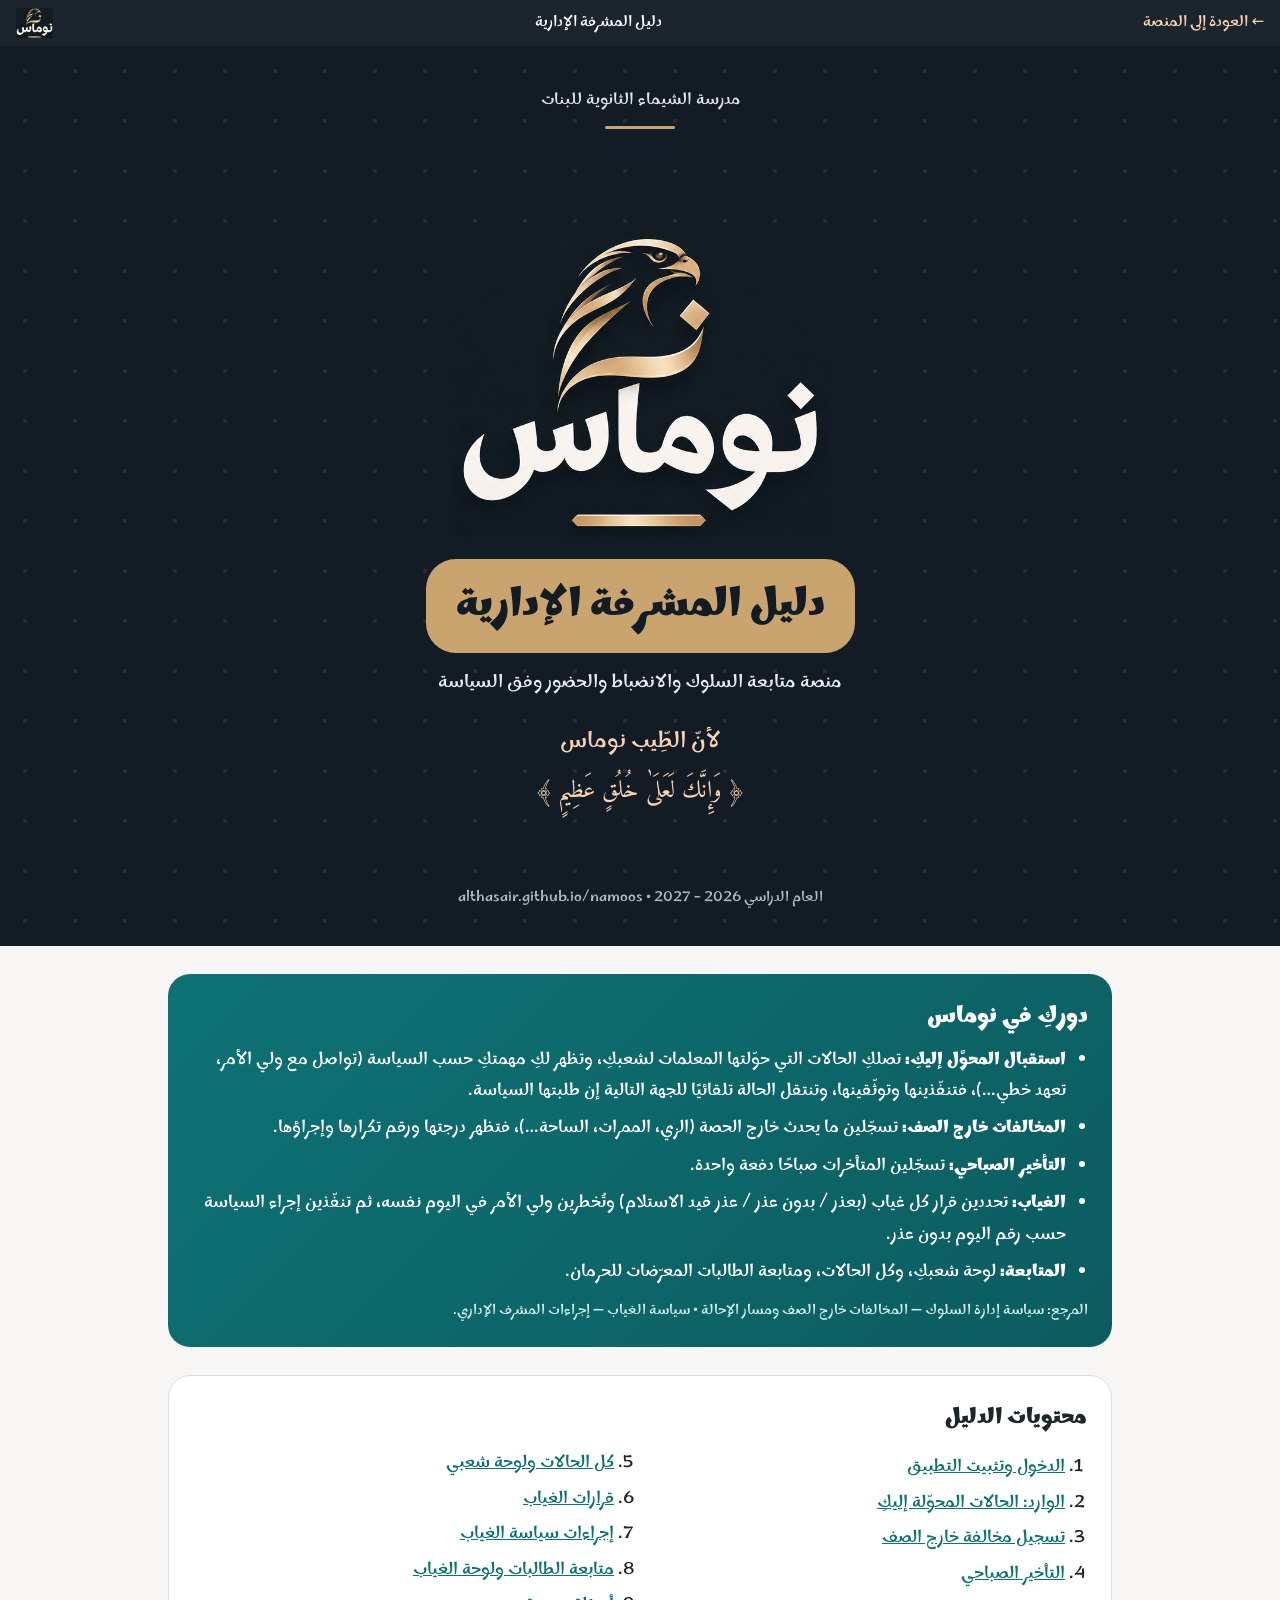
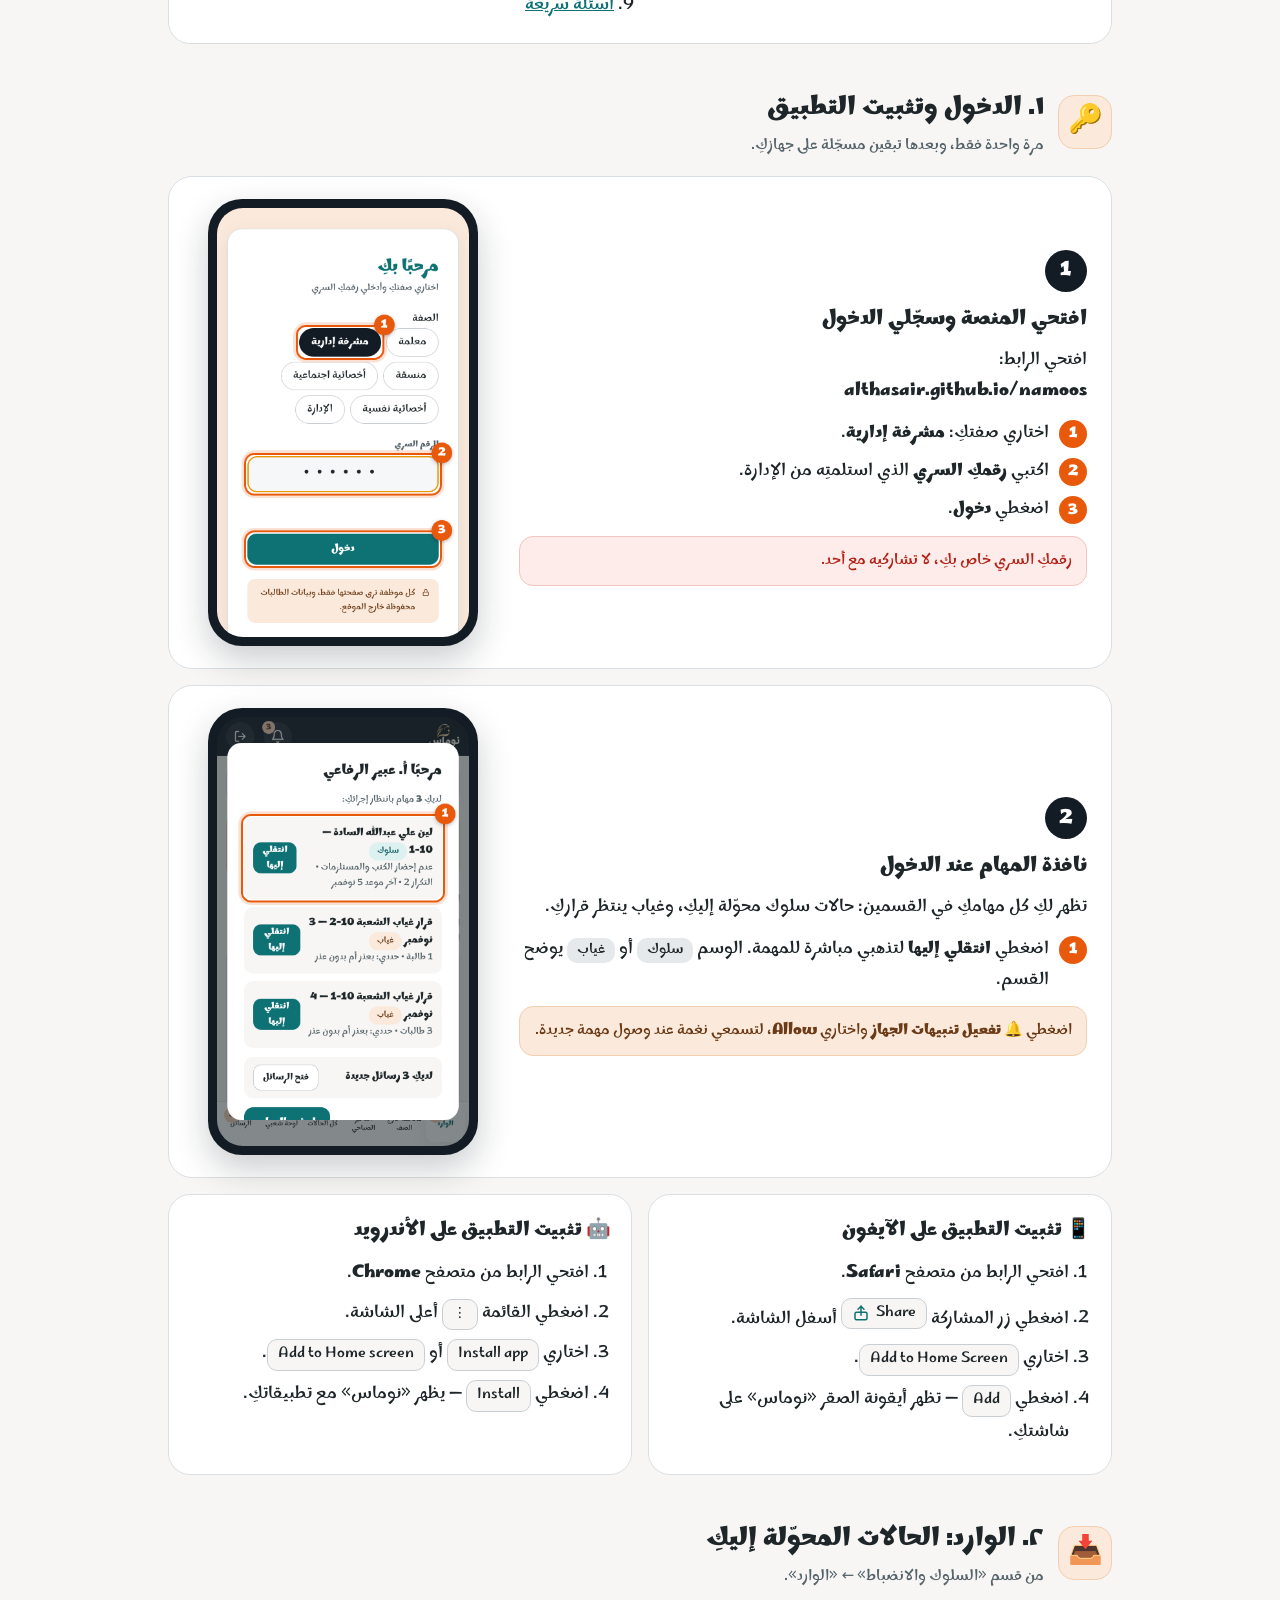
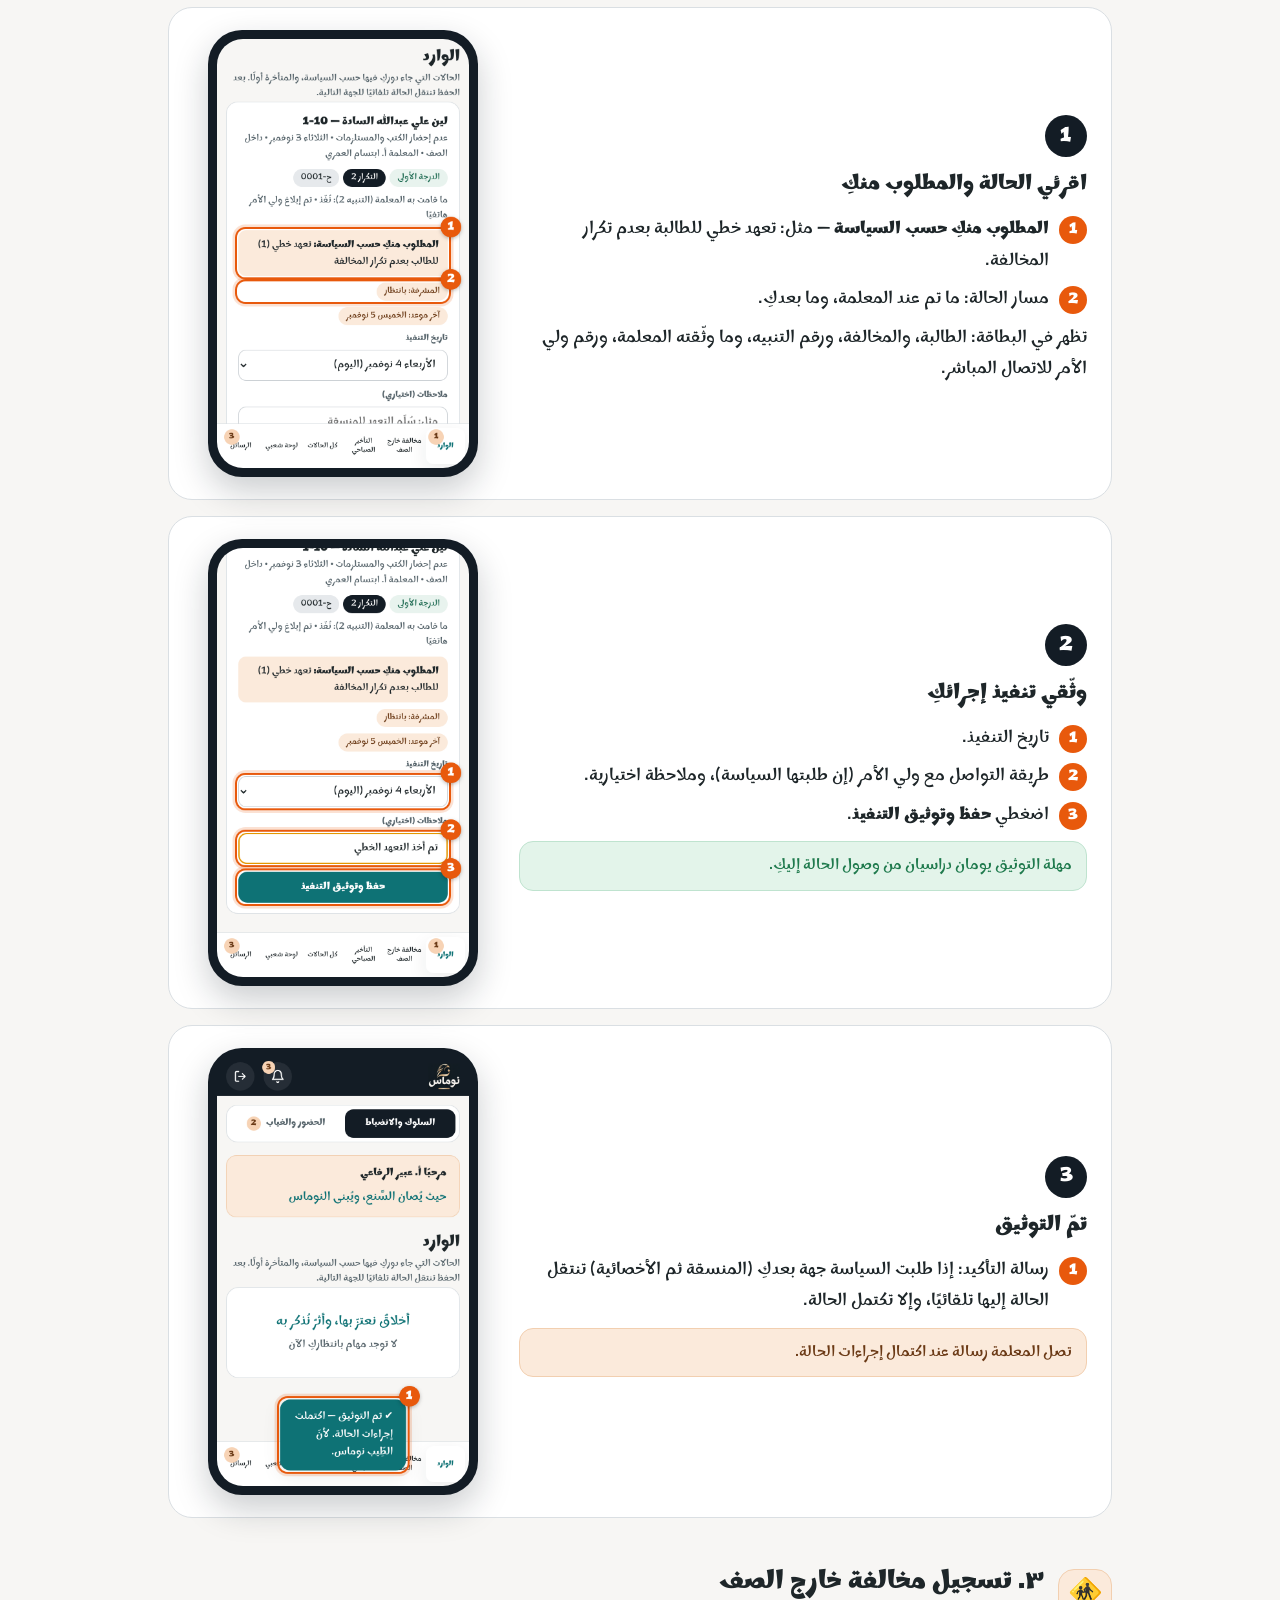
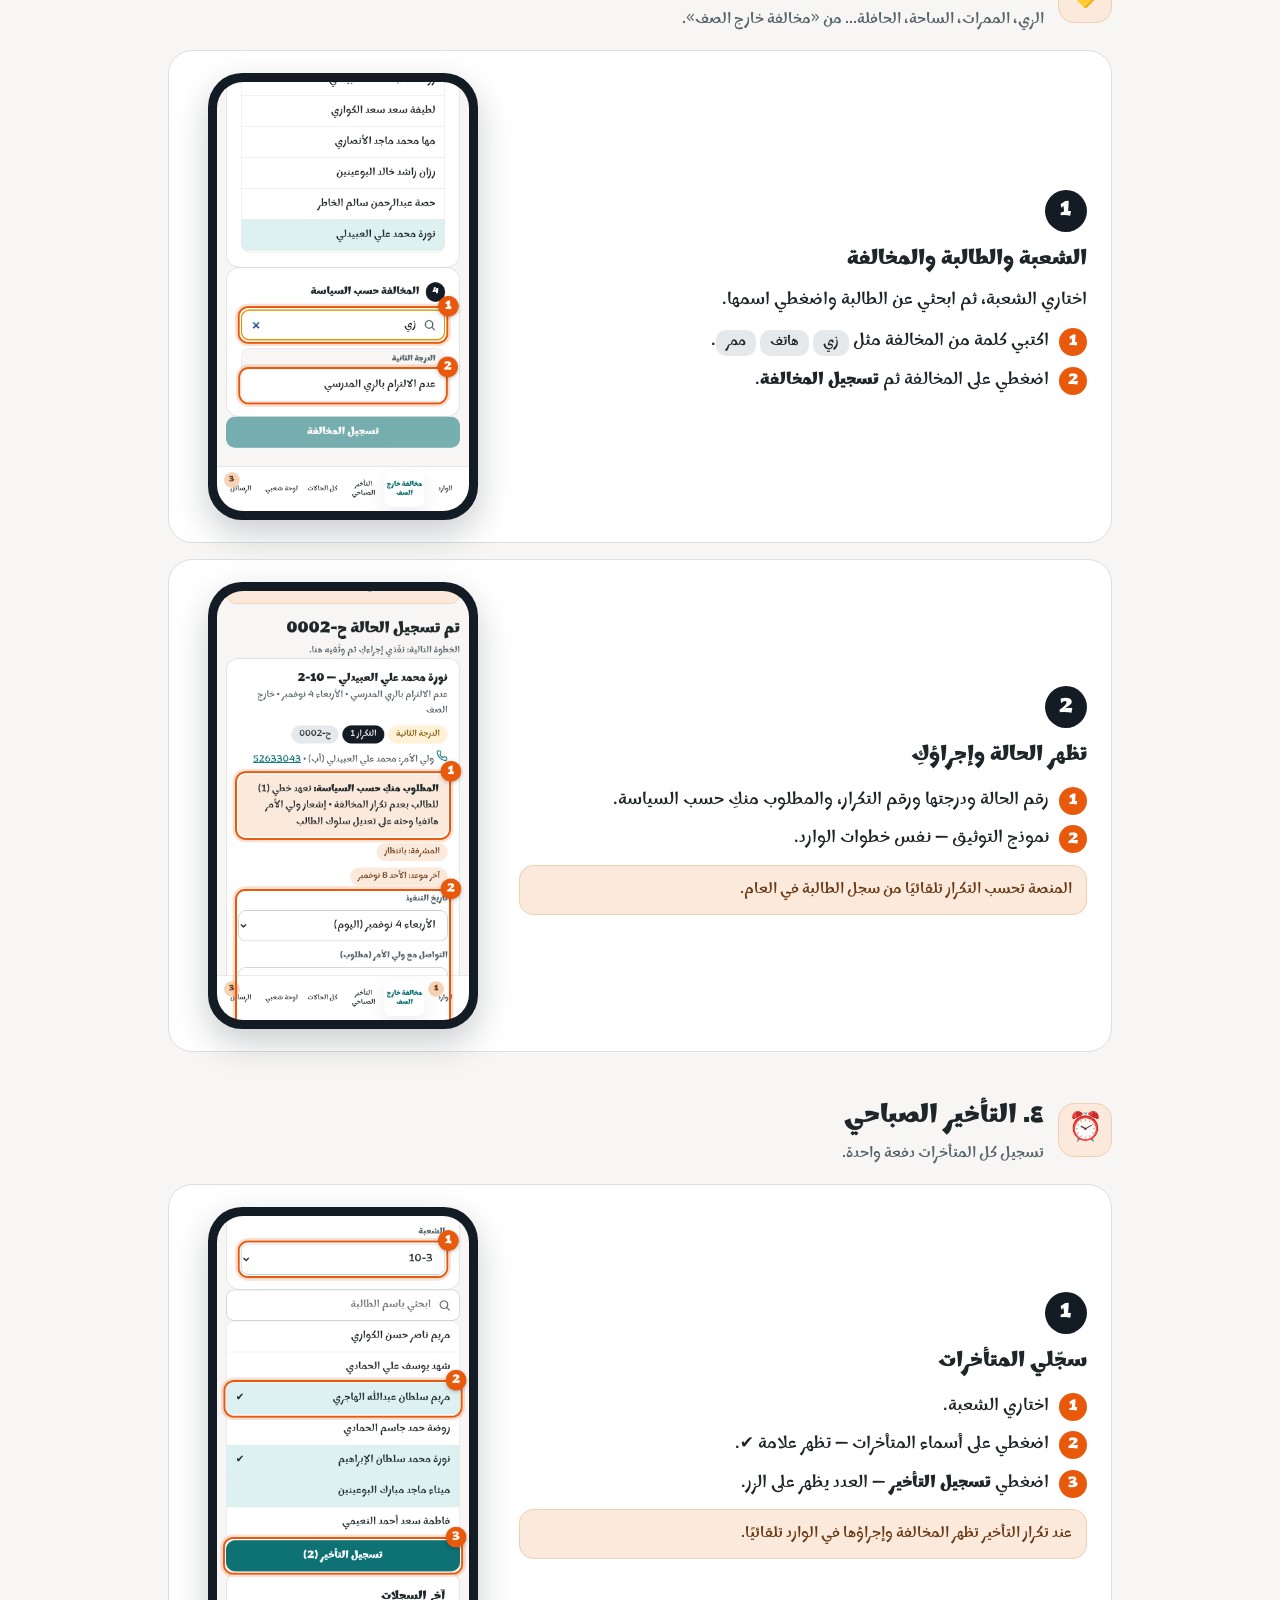
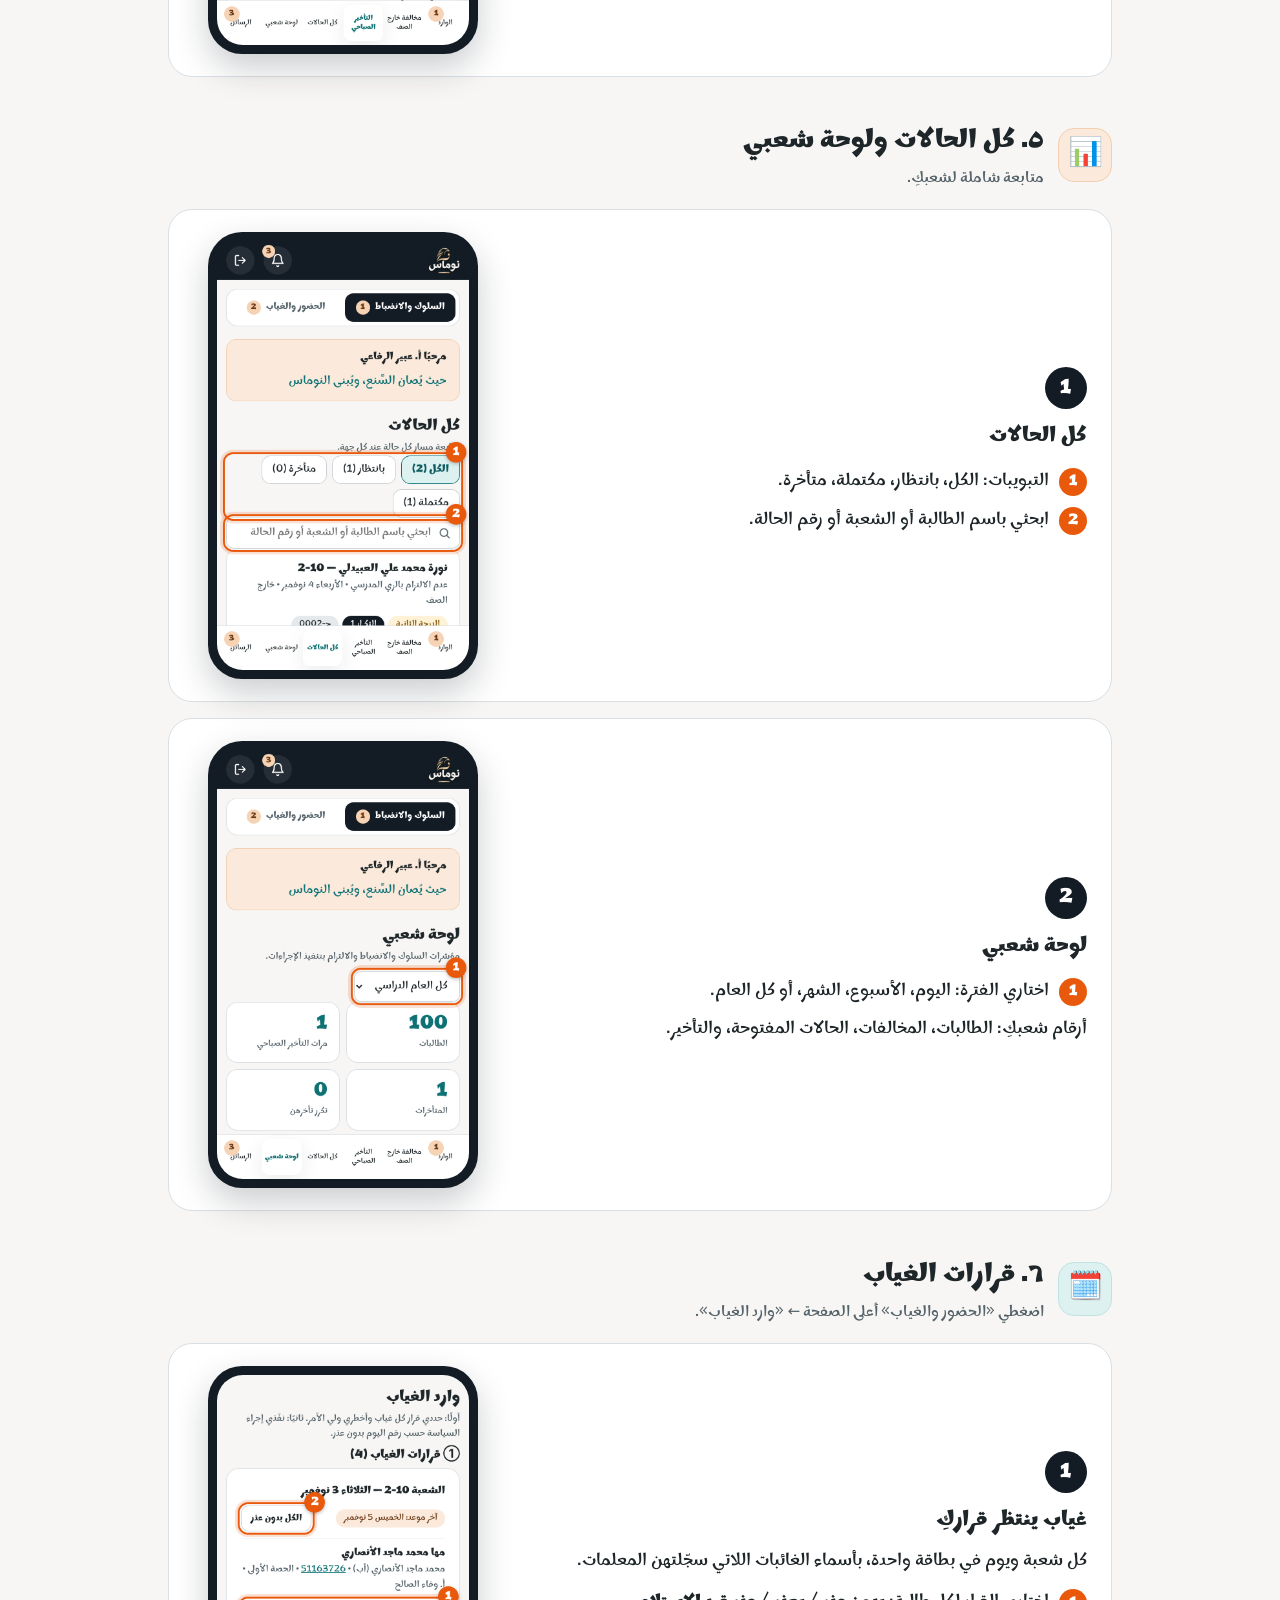
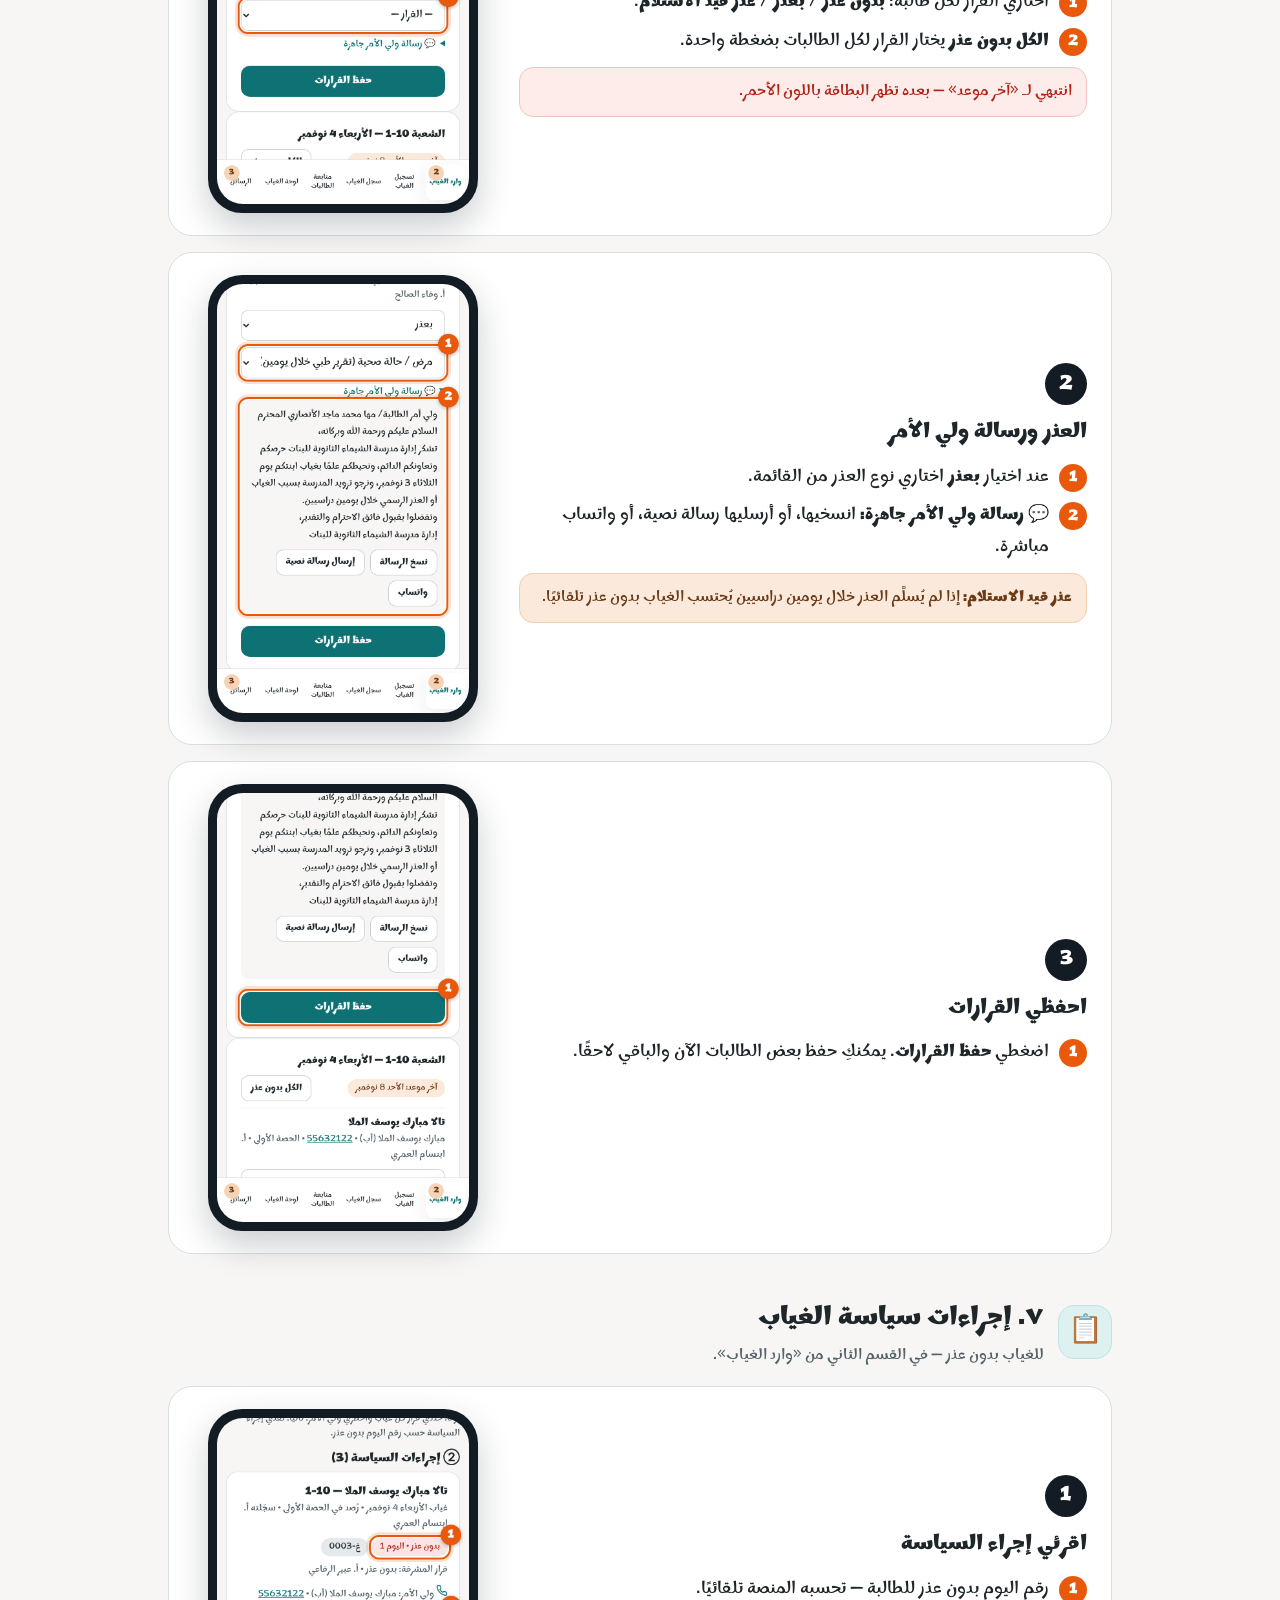
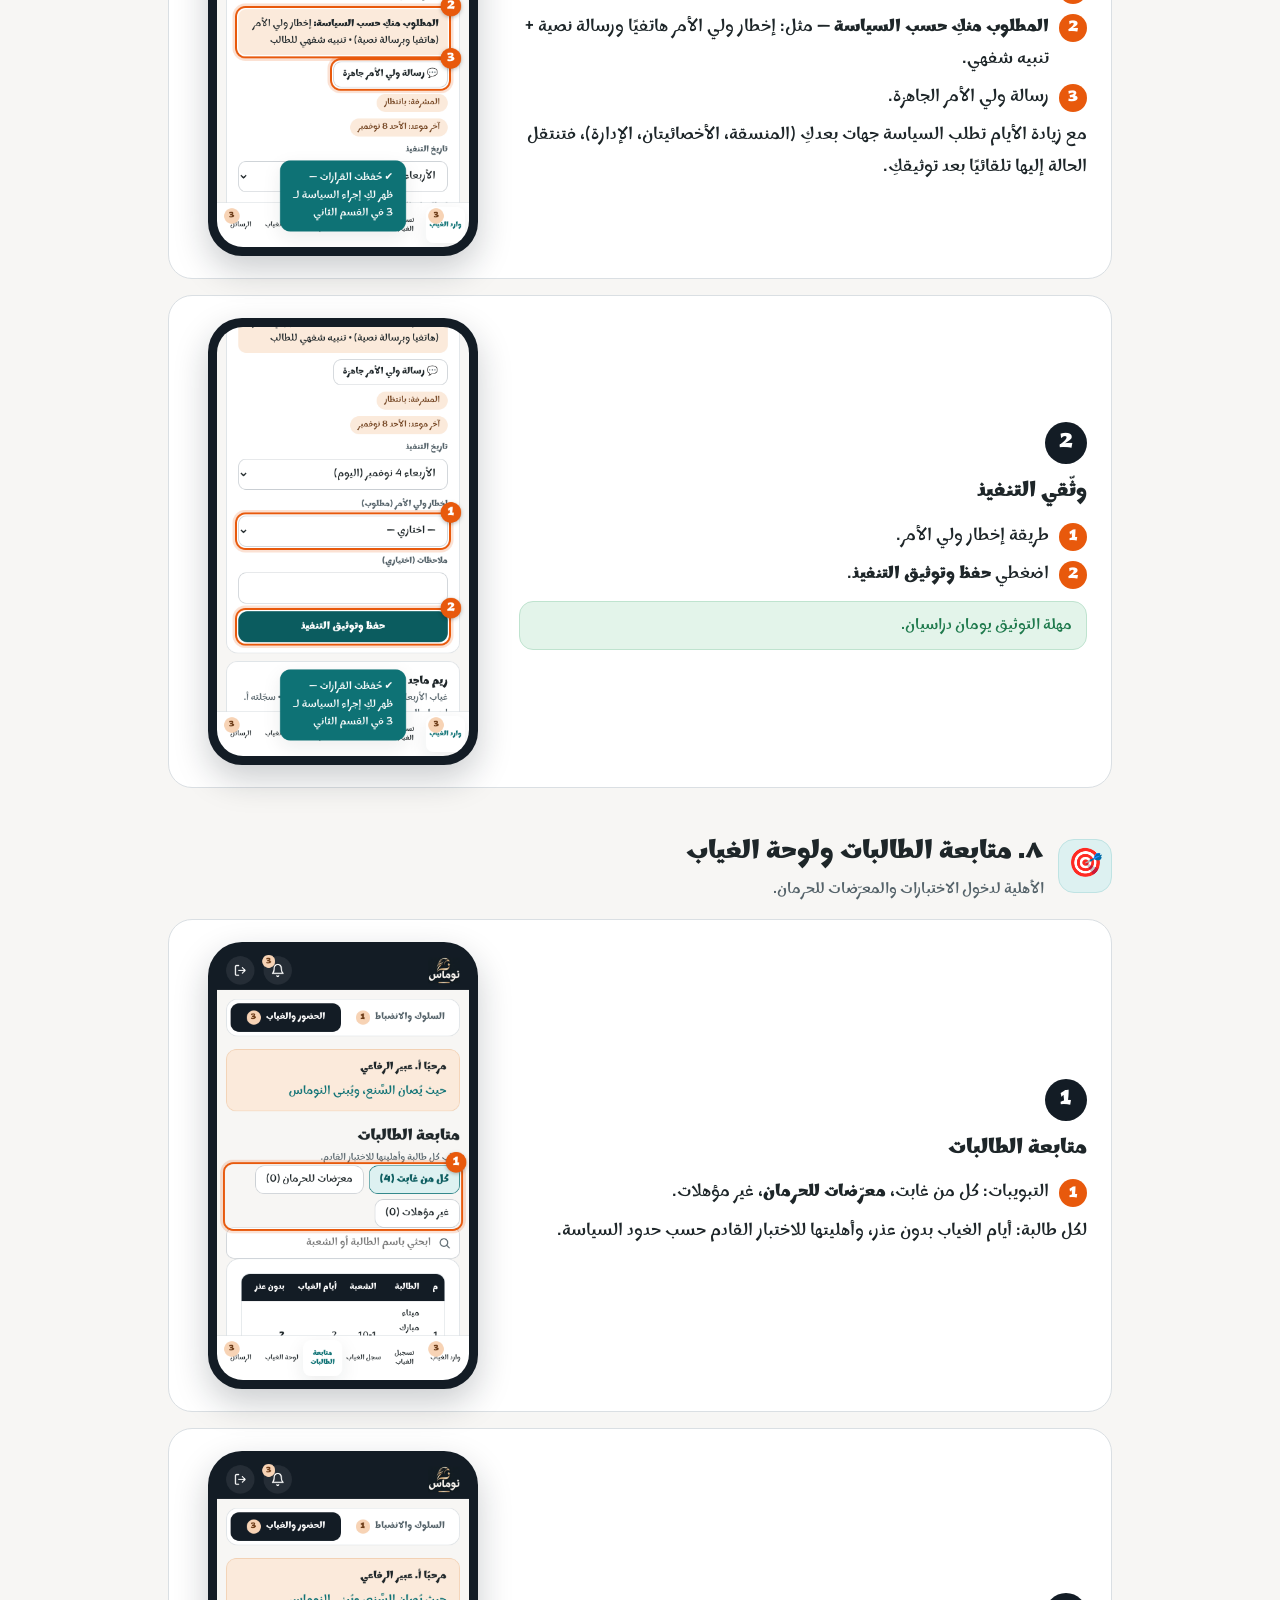
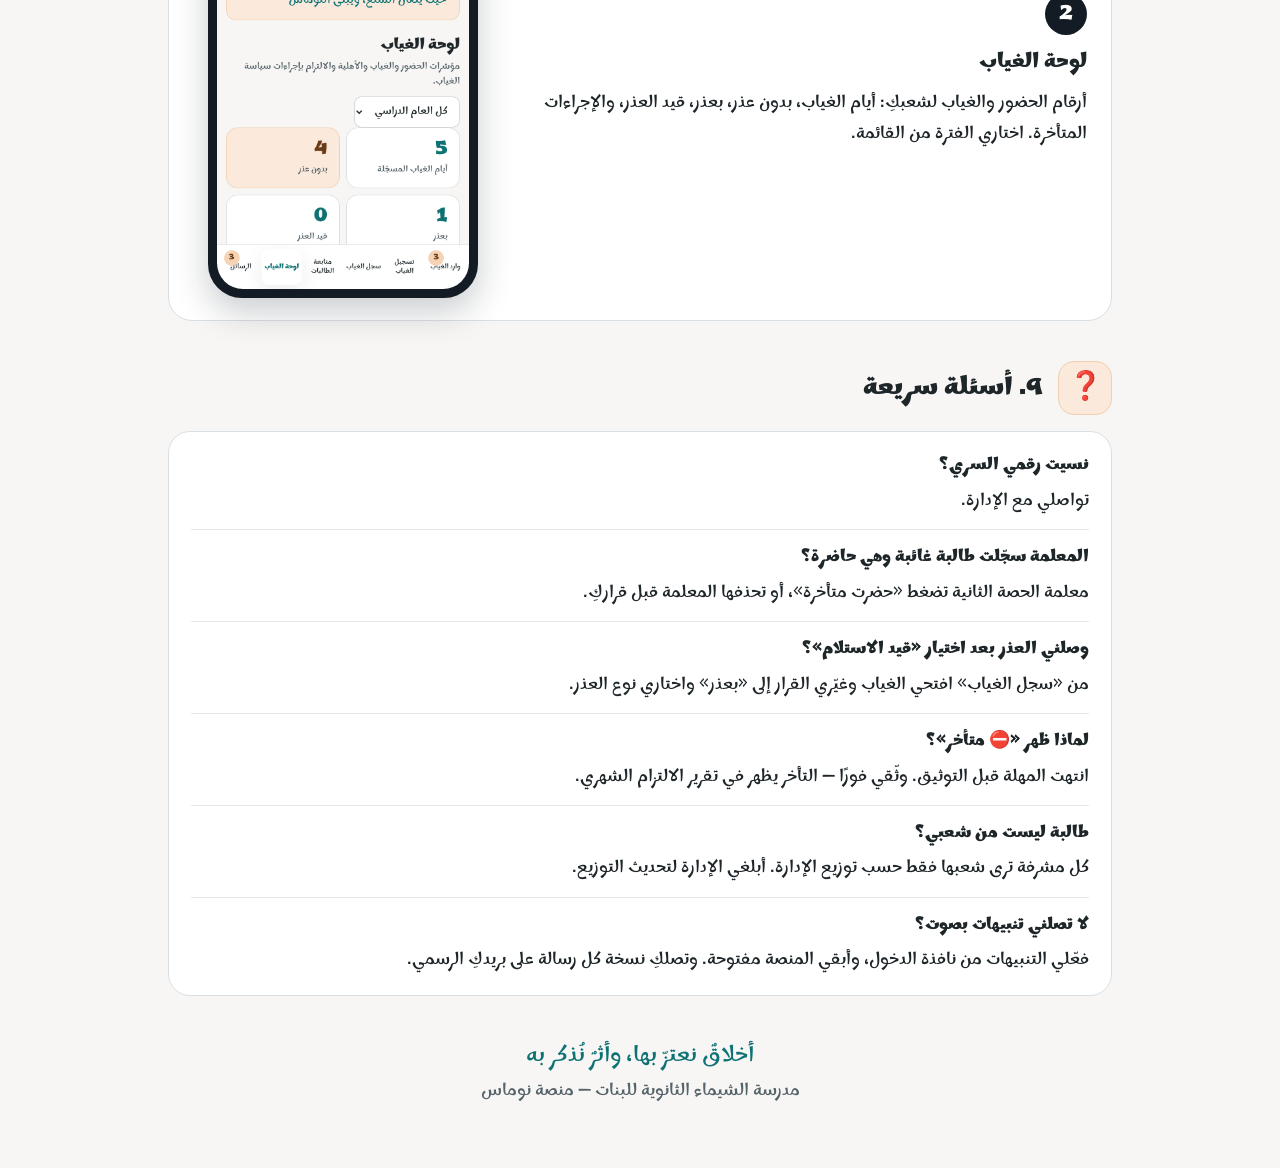
<file: guide/supervisor.html>
<!doctype html>
<html lang="ar" dir="rtl">
<head>
<meta charset="utf-8">
<meta name="viewport" content="width=device-width, initial-scale=1">
<title>دليل المشرفة الإدارية — نوماس</title>
<meta name="theme-color" content="#131C25">
<link rel="icon" href="../icons/icon-192.png">
<link rel="preconnect" href="https://fonts.googleapis.com">
<link rel="preconnect" href="https://fonts.gstatic.com" crossorigin>
<link href="https://fonts.googleapis.com/css2?family=Marhey:wght@300..700&family=Amiri:wght@400;700&display=swap" rel="stylesheet">
<link rel="stylesheet" href="guide.css">
</head>
<body>
<div class="top-link noprint"><a href="../">← العودة إلى المنصة</a><span>دليل المشرفة الإدارية</span><img src="../icons/logo-bar.png" alt="نوماس"></div>

<section class="cover">
  <div class="pat"></div>
  <div class="school">مدرسة الشيماء الثانوية للبنات</div>
  <div>
    <img class="logo" src="../icons/logo.png" alt="نوماس">
    <div class="kind">دليل المشرفة الإدارية</div>
    <div class="sub">منصة متابعة السلوك والانضباط والحضور وفق السياسة</div>
    <div class="tag">لأنّ الطِّيب نوماس</div>
    <div class="vs verse">﴿ وَإِنَّكَ لَعَلَىٰ خُلُقٍ عَظِيمٍ ﴾</div>
  </div>
  <div class="foot">العام الدراسي 2026 – 2027 • althasair.github.io/namoos</div>
</section>

<main class="wrap">

<section class="role">
  <h2>دوركِ في نوماس</h2>
  <ul>
    <li><b>استقبال المحوَّل إليكِ:</b> تصلكِ الحالات التي حوّلتها المعلمات لشعبكِ، وتظهر لكِ مهمتكِ حسب السياسة (تواصل مع ولي الأمر، تعهد خطي…)، فتنفّذينها وتوثّقينها، وتنتقل الحالة تلقائيًا للجهة التالية إن طلبتها السياسة.</li>
    <li><b>المخالفات خارج الصف:</b> تسجّلين ما يحدث خارج الحصة (الزي، الممرات، الساحة…)، فتظهر درجتها ورقم تكرارها وإجراؤها.</li>
    <li><b>التأخير الصباحي:</b> تسجّلين المتأخرات صباحًا دفعة واحدة.</li>
    <li><b>الغياب:</b> تحددين قرار كل غياب (بعذر / بدون عذر / عذر قيد الاستلام) وتُخطرين ولي الأمر في اليوم نفسه، ثم تنفّذين إجراء السياسة حسب رقم اليوم بدون عذر.</li>
    <li><b>المتابعة:</b> لوحة شعبكِ، وكل الحالات، ومتابعة الطالبات المعرّضات للحرمان.</li>
  </ul>
  <div class="src">المرجع: سياسة إدارة السلوك — المخالفات خارج الصف ومسار الإحالة • سياسة الغياب — إجراءات المشرف الإداري.</div>
</section>

<nav class="toc">
  <h2>محتويات الدليل</h2>
  <ol>
    <li><a href="#s1">الدخول وتثبيت التطبيق</a></li>
    <li><a href="#s2">الوارد: الحالات المحوّلة إليكِ</a></li>
    <li><a href="#s3">تسجيل مخالفة خارج الصف</a></li>
    <li><a href="#s4">التأخير الصباحي</a></li>
    <li><a href="#s5">كل الحالات ولوحة شعبي</a></li>
    <li><a href="#s6">قرارات الغياب</a></li>
    <li><a href="#s7">إجراءات سياسة الغياب</a></li>
    <li><a href="#s8">متابعة الطالبات ولوحة الغياب</a></li>
    <li><a href="#s9">أسئلة سريعة</a></li>
  </ol>
</nav>

<div class="sec" id="s1"><div class="ic">🔑</div><div><h2>١. الدخول وتثبيت التطبيق</h2><p>مرة واحدة فقط، وبعدها تبقين مسجّلة على جهازكِ.</p></div></div>
<article class="st">
  <div>
    <span class="n">1</span>
    <h3>افتحي المنصة وسجّلي الدخول</h3>
    <p>افتحي الرابط:<br><bdi dir="ltr"><b>althasair.github.io/namoos</b></bdi></p>
    <ol class="marks">
      <li><b class="k">1</b><span>اختاري صفتكِ: <b>مشرفة إدارية</b>.</span></li>
      <li><b class="k">2</b><span>اكتبي <b>رقمكِ السري</b> الذي استلمتِه من الإدارة.</span></li>
      <li><b class="k">3</b><span>اضغطي <b>دخول</b>.</span></li>
    </ol>
    <div class="warn">رقمكِ السري خاص بكِ، لا تشاركيه مع أحد.</div>

  </div>
  <div class="phone"><img src="img/supervisor/01-login.png" alt="شاشة الدخول"></div>
</article>
<article class="st">
  <div>
    <span class="n">2</span>
    <h3>نافذة المهام عند الدخول</h3>
    <p>تظهر لكِ كل مهامكِ في القسمين: حالات سلوك محوّلة إليكِ، وغياب ينتظر قراركِ.</p>
    <ol class="marks">
      <li><b class="k">1</b><span>اضغطي <b>انتقلي إليها</b> لتذهبي مباشرة للمهمة. الوسم <span class="chipx">سلوك</span> أو <span class="chipx">غياب</span> يوضح القسم.</span></li>
    </ol>
    <div class="tip">اضغطي <b>🔔 تفعيل تنبيهات الجهاز</b> واختاري <b>Allow</b>، لتسمعي نغمة عند وصول مهمة جديدة.</div>

  </div>
  <div class="phone"><img src="img/supervisor/02-tasks-modal.png" alt="نافذة المهام"></div>
</article>
<div class="inst">
  <div class="c">
    <h3>📱 تثبيت التطبيق على الآيفون</h3>
    <ol>
      <li>افتحي الرابط من متصفح <b>Safari</b>.</li>
      <li>اضغطي زر المشاركة <span class="key"><svg viewBox="0 0 24 24" fill="none" stroke="#0E7275" stroke-width="2" stroke-linecap="round"><path d="M12 15V3"/><path d="M8 7l4-4 4 4"/><rect x="4" y="11" width="16" height="10" rx="2"/></svg>Share</span> أسفل الشاشة.</li>
      <li>اختاري <span class="key">Add to Home Screen</span>.</li>
      <li>اضغطي <span class="key">Add</span> — تظهر أيقونة الصقر «نوماس» على شاشتكِ.</li>
    </ol>
  </div>
  <div class="c">
    <h3>🤖 تثبيت التطبيق على الأندرويد</h3>
    <ol>
      <li>افتحي الرابط من متصفح <b>Chrome</b>.</li>
      <li>اضغطي القائمة <span class="key">⋮</span> أعلى الشاشة.</li>
      <li>اختاري <span class="key">Install app</span> أو <span class="key">Add to Home screen</span>.</li>
      <li>اضغطي <span class="key">Install</span> — يظهر «نوماس» مع تطبيقاتكِ.</li>
    </ol>
  </div>
</div>

<div class="sec" id="s2"><div class="ic">📥</div><div><h2>٢. الوارد: الحالات المحوّلة إليكِ</h2><p>من قسم «السلوك والانضباط» ← «الوارد».</p></div></div>
<article class="st">
  <div>
    <span class="n">1</span>
    <h3>اقرئي الحالة والمطلوب منكِ</h3>
    <ol class="marks">
      <li><b class="k">1</b><span><b>المطلوب منكِ حسب السياسة</b> — مثل: تعهد خطي للطالبة بعدم تكرار المخالفة.</span></li>
      <li><b class="k">2</b><span>مسار الحالة: ما تم عند المعلمة، وما بعدكِ.</span></li>
    </ol>
    <p>تظهر في البطاقة: الطالبة، والمخالفة، ورقم التنبيه، وما وثّقته المعلمة، ورقم ولي الأمر للاتصال المباشر.</p>

  </div>
  <div class="phone"><img src="img/supervisor/03-inbox-case.png" alt="بطاقة الحالة"></div>
</article>
<article class="st">
  <div>
    <span class="n">2</span>
    <h3>وثّقي تنفيذ إجرائكِ</h3>
    <ol class="marks">
      <li><b class="k">1</b><span>تاريخ التنفيذ.</span></li>
      <li><b class="k">2</b><span>طريقة التواصل مع ولي الأمر (إن طلبتها السياسة)، وملاحظة اختيارية.</span></li>
      <li><b class="k">3</b><span>اضغطي <b>حفظ وتوثيق التنفيذ</b>.</span></li>
    </ol>
    <div class="good">مهلة التوثيق يومان دراسيان من وصول الحالة إليكِ.</div>

  </div>
  <div class="phone"><img src="img/supervisor/04-inbox-form.png" alt="نموذج التوثيق"></div>
</article>
<article class="st">
  <div>
    <span class="n">3</span>
    <h3>تمّ التوثيق</h3>
    <ol class="marks">
      <li><b class="k">1</b><span>رسالة التأكيد: إذا طلبت السياسة جهة بعدكِ (المنسقة ثم الأخصائية) تنتقل الحالة إليها تلقائيًا، وإلا تكتمل الحالة.</span></li>
    </ol>
    <div class="tip">تصل المعلمة رسالة عند اكتمال إجراءات الحالة.</div>

  </div>
  <div class="phone"><img src="img/supervisor/05-inbox-saved.png" alt="تم التوثيق"></div>
</article>
<div class="sec" id="s3"><div class="ic">🚸</div><div><h2>٣. تسجيل مخالفة خارج الصف</h2><p>الزي، الممرات، الساحة، الحافلة… من «مخالفة خارج الصف».</p></div></div>
<article class="st">
  <div>
    <span class="n">1</span>
    <h3>الشعبة والطالبة والمخالفة</h3>
    <p>اختاري الشعبة، ثم ابحثي عن الطالبة واضغطي اسمها.</p>
    <ol class="marks">
      <li><b class="k">1</b><span>اكتبي كلمة من المخالفة مثل <span class="chipx">زي</span> <span class="chipx">هاتف</span> <span class="chipx">ممر</span>.</span></li>
      <li><b class="k">2</b><span>اضغطي على المخالفة ثم <b>تسجيل المخالفة</b>.</span></li>
    </ol>

  </div>
  <div class="phone"><img src="img/supervisor/06-outside.png" alt="تسجيل مخالفة خارج الصف"></div>
</article>
<article class="st">
  <div>
    <span class="n">2</span>
    <h3>تظهر الحالة وإجراؤكِ</h3>
    <ol class="marks">
      <li><b class="k">1</b><span>رقم الحالة ودرجتها ورقم التكرار، والمطلوب منكِ حسب السياسة.</span></li>
      <li><b class="k">2</b><span>نموذج التوثيق — نفس خطوات الوارد.</span></li>
    </ol>
    <div class="tip">المنصة تحسب التكرار تلقائيًا من سجل الطالبة في العام.</div>

  </div>
  <div class="phone"><img src="img/supervisor/07-outside-result.png" alt="نتيجة التسجيل"></div>
</article>
<div class="sec" id="s4"><div class="ic">⏰</div><div><h2>٤. التأخير الصباحي</h2><p>تسجيل كل المتأخرات دفعة واحدة.</p></div></div>
<article class="st">
  <div>
    <span class="n">1</span>
    <h3>سجّلي المتأخرات</h3>
    <ol class="marks">
      <li><b class="k">1</b><span>اختاري الشعبة.</span></li>
      <li><b class="k">2</b><span>اضغطي على أسماء المتأخرات — تظهر علامة ✔.</span></li>
      <li><b class="k">3</b><span>اضغطي <b>تسجيل التأخير</b> — العدد يظهر على الزر.</span></li>
    </ol>
    <div class="tip">عند تكرار التأخير تظهر المخالفة وإجراؤها في الوارد تلقائيًا.</div>

  </div>
  <div class="phone"><img src="img/supervisor/08-tardy.png" alt="التأخير الصباحي"></div>
</article>
<div class="sec" id="s5"><div class="ic">📊</div><div><h2>٥. كل الحالات ولوحة شعبي</h2><p>متابعة شاملة لشعبكِ.</p></div></div>
<article class="st">
  <div>
    <span class="n">1</span>
    <h3>كل الحالات</h3>
    <ol class="marks">
      <li><b class="k">1</b><span>التبويبات: الكل، بانتظار، مكتملة، متأخرة.</span></li>
      <li><b class="k">2</b><span>ابحثي باسم الطالبة أو الشعبة أو رقم الحالة.</span></li>
    </ol>

  </div>
  <div class="phone"><img src="img/supervisor/09-cases.png" alt="كل الحالات"></div>
</article>
<article class="st">
  <div>
    <span class="n">2</span>
    <h3>لوحة شعبي</h3>
    <ol class="marks">
      <li><b class="k">1</b><span>اختاري الفترة: اليوم، الأسبوع، الشهر، أو كل العام.</span></li>
    </ol>
    <p>أرقام شعبكِ: الطالبات، المخالفات، الحالات المفتوحة، والتأخير.</p>

  </div>
  <div class="phone"><img src="img/supervisor/10-dash.png" alt="لوحة شعبي"></div>
</article>
<div class="sec abs" id="s6"><div class="ic">🗓️</div><div><h2>٦. قرارات الغياب</h2><p>اضغطي «الحضور والغياب» أعلى الصفحة ← «وارد الغياب».</p></div></div>
<article class="st">
  <div>
    <span class="n">1</span>
    <h3>غياب ينتظر قراركِ</h3>
    <p>كل شعبة ويوم في بطاقة واحدة، بأسماء الغائبات اللاتي سجّلتهن المعلمات.</p>
    <ol class="marks">
      <li><b class="k">1</b><span>اختاري القرار لكل طالبة: <b>بدون عذر</b> / <b>بعذر</b> / <b>عذر قيد الاستلام</b>.</span></li>
      <li><b class="k">2</b><span><b>الكل بدون عذر</b> يختار القرار لكل الطالبات بضغطة واحدة.</span></li>
    </ol>
    <div class="warn">انتبهي لـ «آخر موعد» — بعده تظهر البطاقة باللون الأحمر.</div>

  </div>
  <div class="phone"><img src="img/supervisor/11-abs-inbox.png" alt="وارد الغياب"></div>
</article>
<article class="st">
  <div>
    <span class="n">2</span>
    <h3>العذر ورسالة ولي الأمر</h3>
    <ol class="marks">
      <li><b class="k">1</b><span>عند اختيار <b>بعذر</b> اختاري نوع العذر من القائمة.</span></li>
      <li><b class="k">2</b><span><b>💬 رسالة ولي الأمر جاهزة:</b> انسخيها، أو أرسليها رسالة نصية، أو واتساب مباشرة.</span></li>
    </ol>
    <div class="tip"><b>عذر قيد الاستلام:</b> إذا لم يُسلَّم العذر خلال يومين دراسيين يُحتسب الغياب بدون عذر تلقائيًا.</div>

  </div>
  <div class="phone"><img src="img/supervisor/12-abs-decide.png" alt="العذر ورسالة ولي الأمر"></div>
</article>
<article class="st">
  <div>
    <span class="n">3</span>
    <h3>احفظي القرارات</h3>
    <ol class="marks">
      <li><b class="k">1</b><span>اضغطي <b>حفظ القرارات</b>. يمكنكِ حفظ بعض الطالبات الآن والباقي لاحقًا.</span></li>
    </ol>

  </div>
  <div class="phone"><img src="img/supervisor/13-abs-save.png" alt="حفظ القرارات"></div>
</article>
<div class="sec abs" id="s7"><div class="ic">📋</div><div><h2>٧. إجراءات سياسة الغياب</h2><p>للغياب بدون عذر — في القسم الثاني من «وارد الغياب».</p></div></div>
<article class="st">
  <div>
    <span class="n">1</span>
    <h3>اقرئي إجراء السياسة</h3>
    <ol class="marks">
      <li><b class="k">1</b><span>رقم اليوم بدون عذر للطالبة — تحسبه المنصة تلقائيًا.</span></li>
      <li><b class="k">2</b><span><b>المطلوب منكِ حسب السياسة</b> — مثل: إخطار ولي الأمر هاتفيًا ورسالة نصية + تنبيه شفهي.</span></li>
      <li><b class="k">3</b><span>رسالة ولي الأمر الجاهزة.</span></li>
    </ol>
    <p>مع زيادة الأيام تطلب السياسة جهات بعدكِ (المنسقة، الأخصائيتان، الإدارة)، فتنتقل الحالة إليها تلقائيًا بعد توثيقكِ.</p>

  </div>
  <div class="phone"><img src="img/supervisor/14-abs-policy.png" alt="إجراء السياسة"></div>
</article>
<article class="st">
  <div>
    <span class="n">2</span>
    <h3>وثّقي التنفيذ</h3>
    <ol class="marks">
      <li><b class="k">1</b><span>طريقة إخطار ولي الأمر.</span></li>
      <li><b class="k">2</b><span>اضغطي <b>حفظ وتوثيق التنفيذ</b>.</span></li>
    </ol>
    <div class="good">مهلة التوثيق يومان دراسيان.</div>

  </div>
  <div class="phone"><img src="img/supervisor/15-abs-policy-form.png" alt="توثيق إجراء الغياب"></div>
</article>
<div class="sec abs" id="s8"><div class="ic">🎯</div><div><h2>٨. متابعة الطالبات ولوحة الغياب</h2><p>الأهلية لدخول الاختبارات والمعرّضات للحرمان.</p></div></div>
<article class="st">
  <div>
    <span class="n">1</span>
    <h3>متابعة الطالبات</h3>
    <ol class="marks">
      <li><b class="k">1</b><span>التبويبات: كل من غابت، <b>معرّضات للحرمان</b>، غير مؤهلات.</span></li>
    </ol>
    <p>لكل طالبة: أيام الغياب بدون عذر، وأهليتها للاختبار القادم حسب حدود السياسة.</p>

  </div>
  <div class="phone"><img src="img/supervisor/16-abs-students.png" alt="متابعة الطالبات"></div>
</article>
<article class="st">
  <div>
    <span class="n">2</span>
    <h3>لوحة الغياب</h3>
    <p>أرقام الحضور والغياب لشعبكِ: أيام الغياب، بدون عذر، بعذر، قيد العذر، والإجراءات المتأخرة. اختاري الفترة من القائمة.</p>

  </div>
  <div class="phone"><img src="img/supervisor/17-abs-dash.png" alt="لوحة الغياب"></div>
</article>
<div class="sec" id="s9"><div class="ic">❓</div><div><h2>٩. أسئلة سريعة</h2></div></div>
<div class="faq">
  <div class="q"><b>نسيت رقمي السري؟</b><p>تواصلي مع الإدارة.</p></div>
  <div class="q"><b>المعلمة سجّلت طالبة غائبة وهي حاضرة؟</b><p>معلمة الحصة الثانية تضغط «حضرت متأخرة»، أو تحذفها المعلمة قبل قراركِ.</p></div>
  <div class="q"><b>وصلني العذر بعد اختيار «قيد الاستلام»؟</b><p>من «سجل الغياب» افتحي الغياب وغيّري القرار إلى «بعذر» واختاري نوع العذر.</p></div>
  <div class="q"><b>لماذا ظهر «⛔ متأخر»؟</b><p>انتهت المهلة قبل التوثيق. وثّقي فورًا — التأخر يظهر في تقرير الالتزام الشهري.</p></div>
  <div class="q"><b>طالبة ليست من شعبي؟</b><p>كل مشرفة ترى شعبها فقط حسب توزيع الإدارة. أبلغي الإدارة لتحديث التوزيع.</p></div>
  <div class="q"><b>لا تصلني تنبيهات بصوت؟</b><p>فعّلي التنبيهات من نافذة الدخول، وأبقي المنصة مفتوحة. وتصلكِ نسخة كل رسالة على بريدكِ الرسمي.</p></div>
</div>

<div class="end"><div class="tg">أخلاقٌ نعتزّ بها، وأثرٌ نُذكر به</div>مدرسة الشيماء الثانوية للبنات — منصة نوماس</div>
</main>
</body>
</html>
</file>
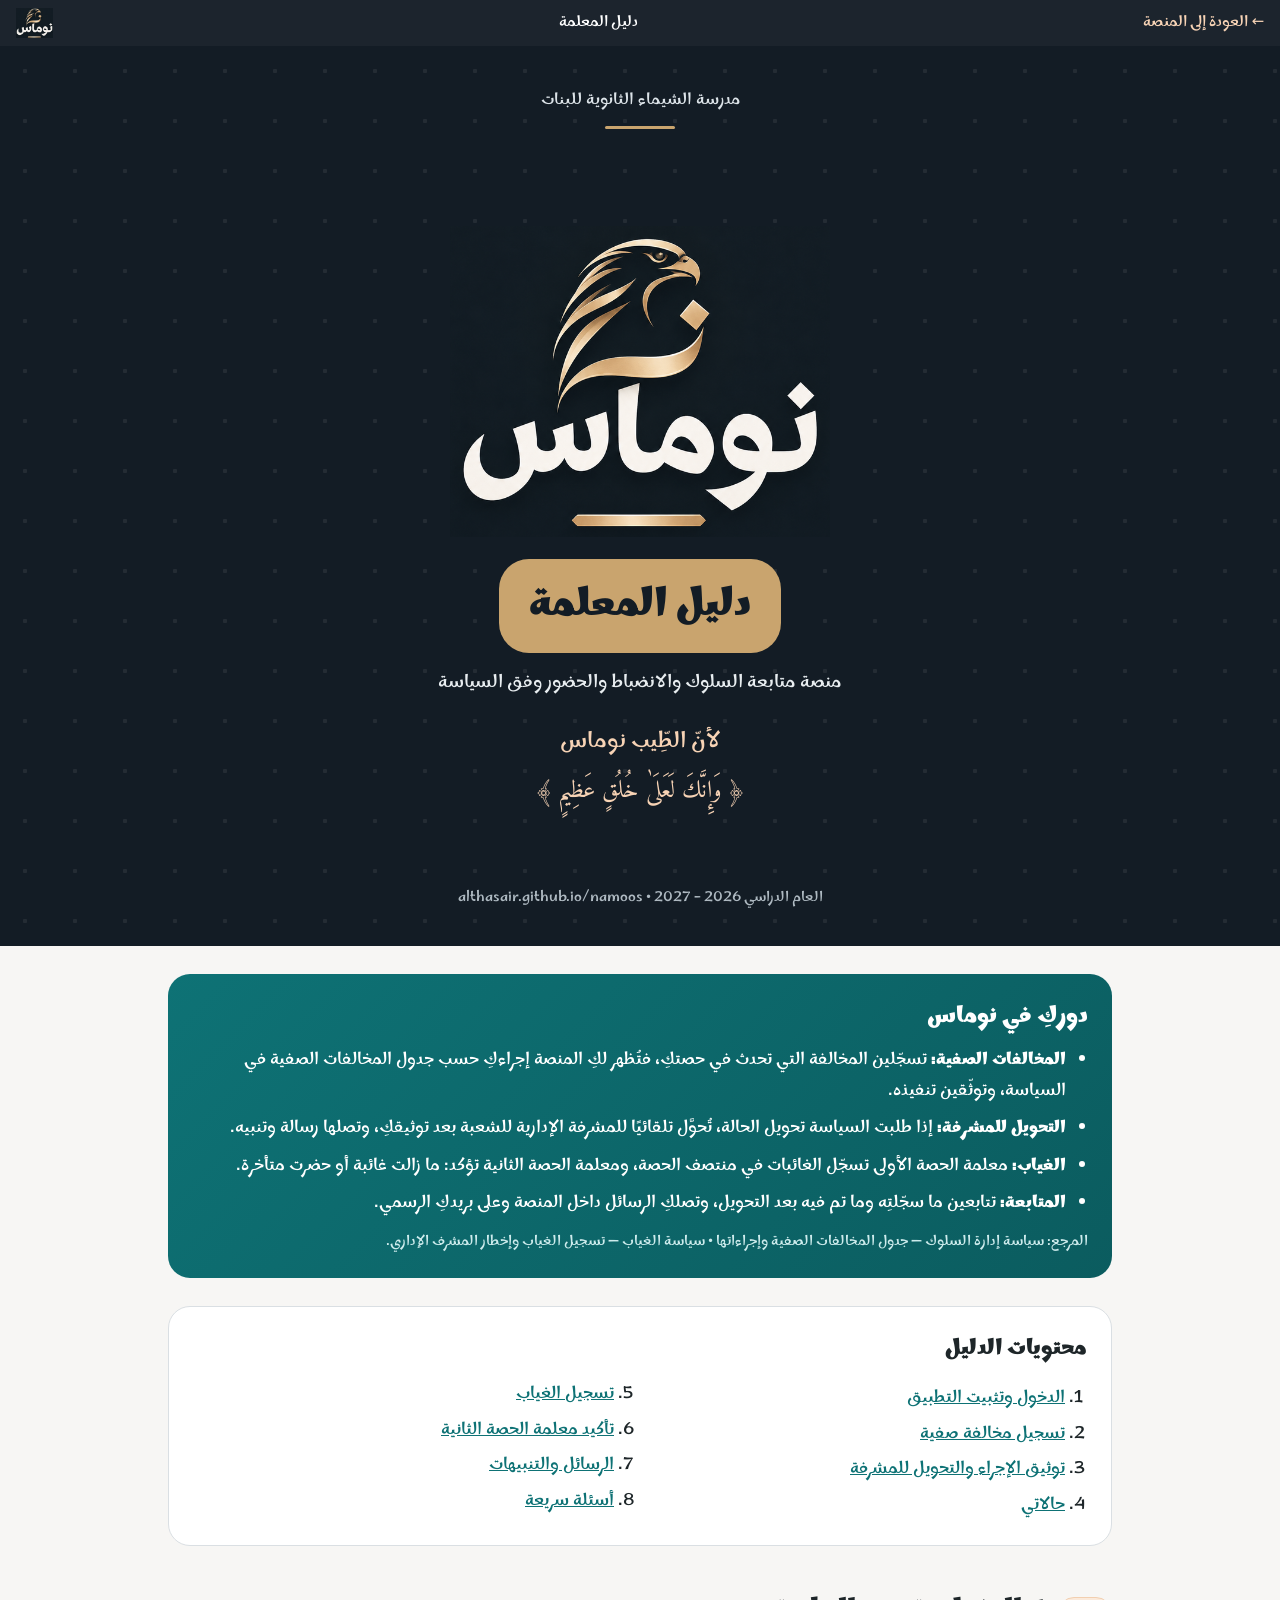
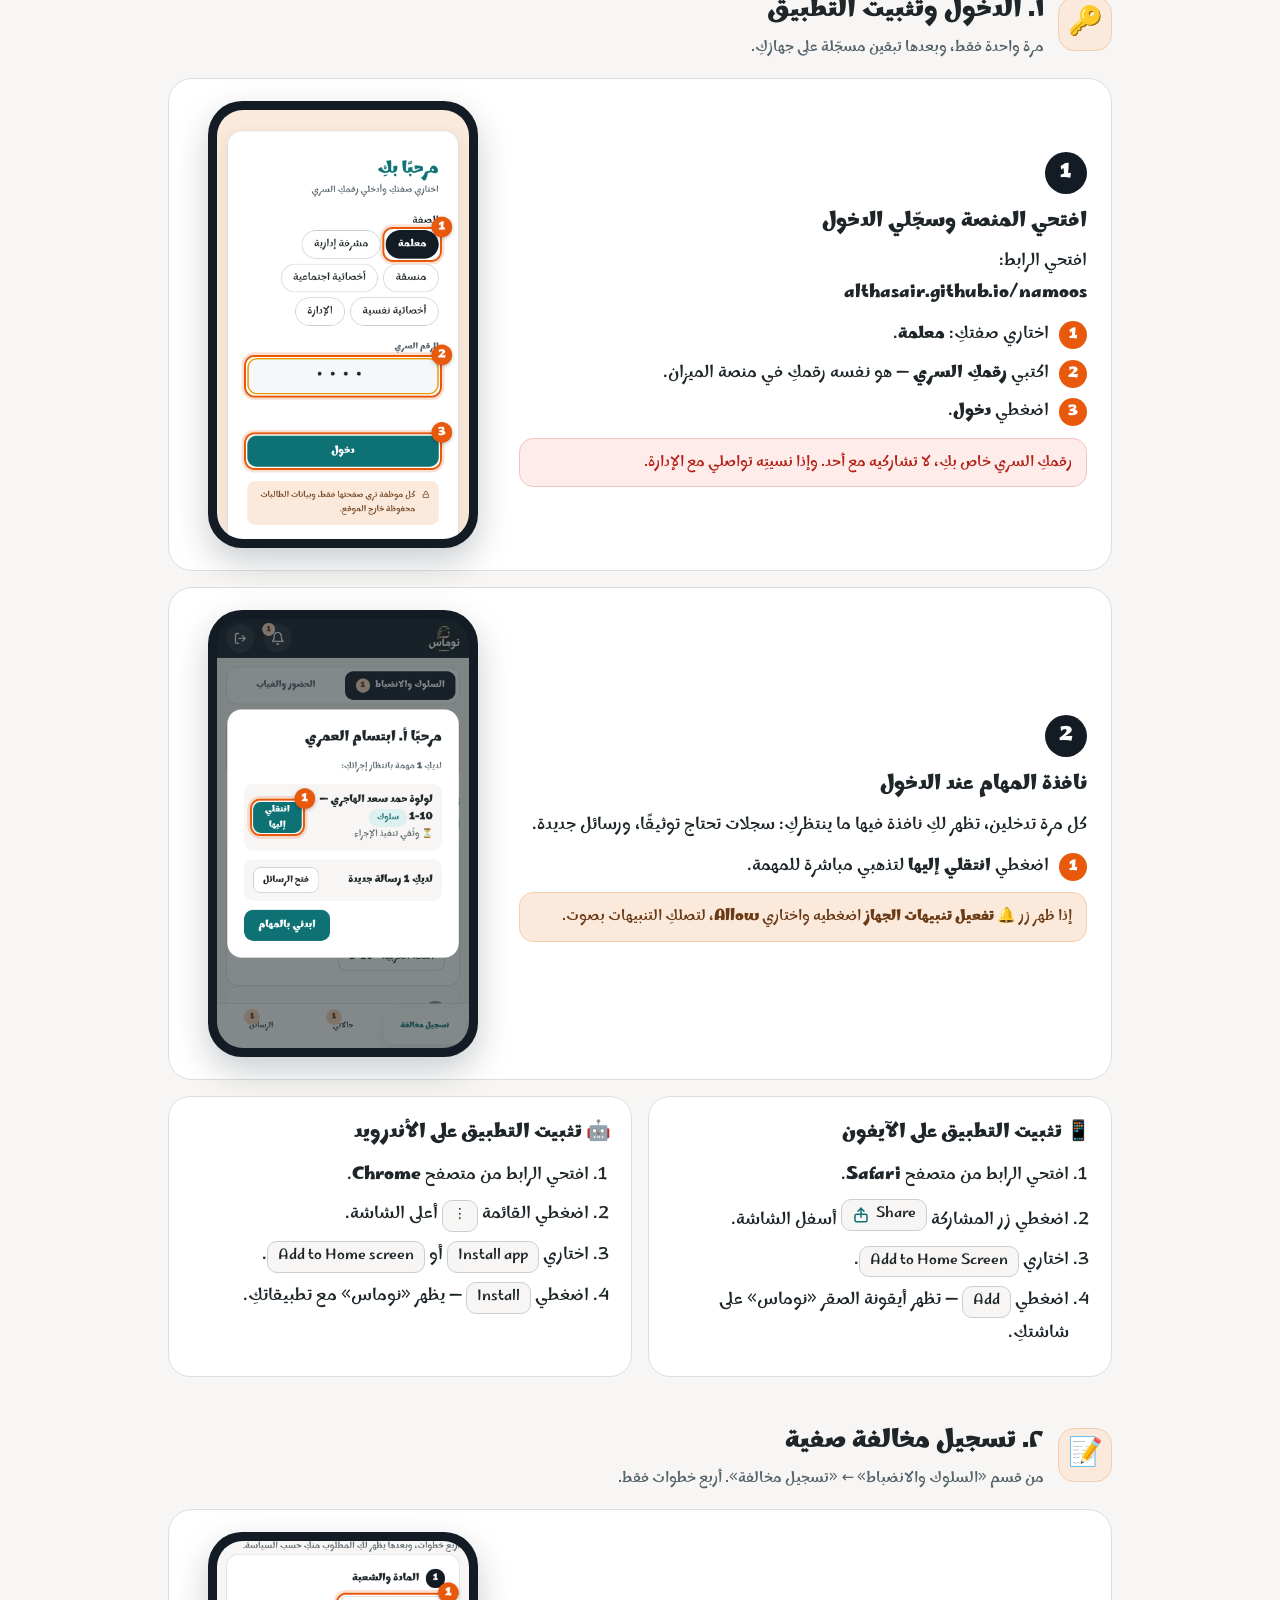
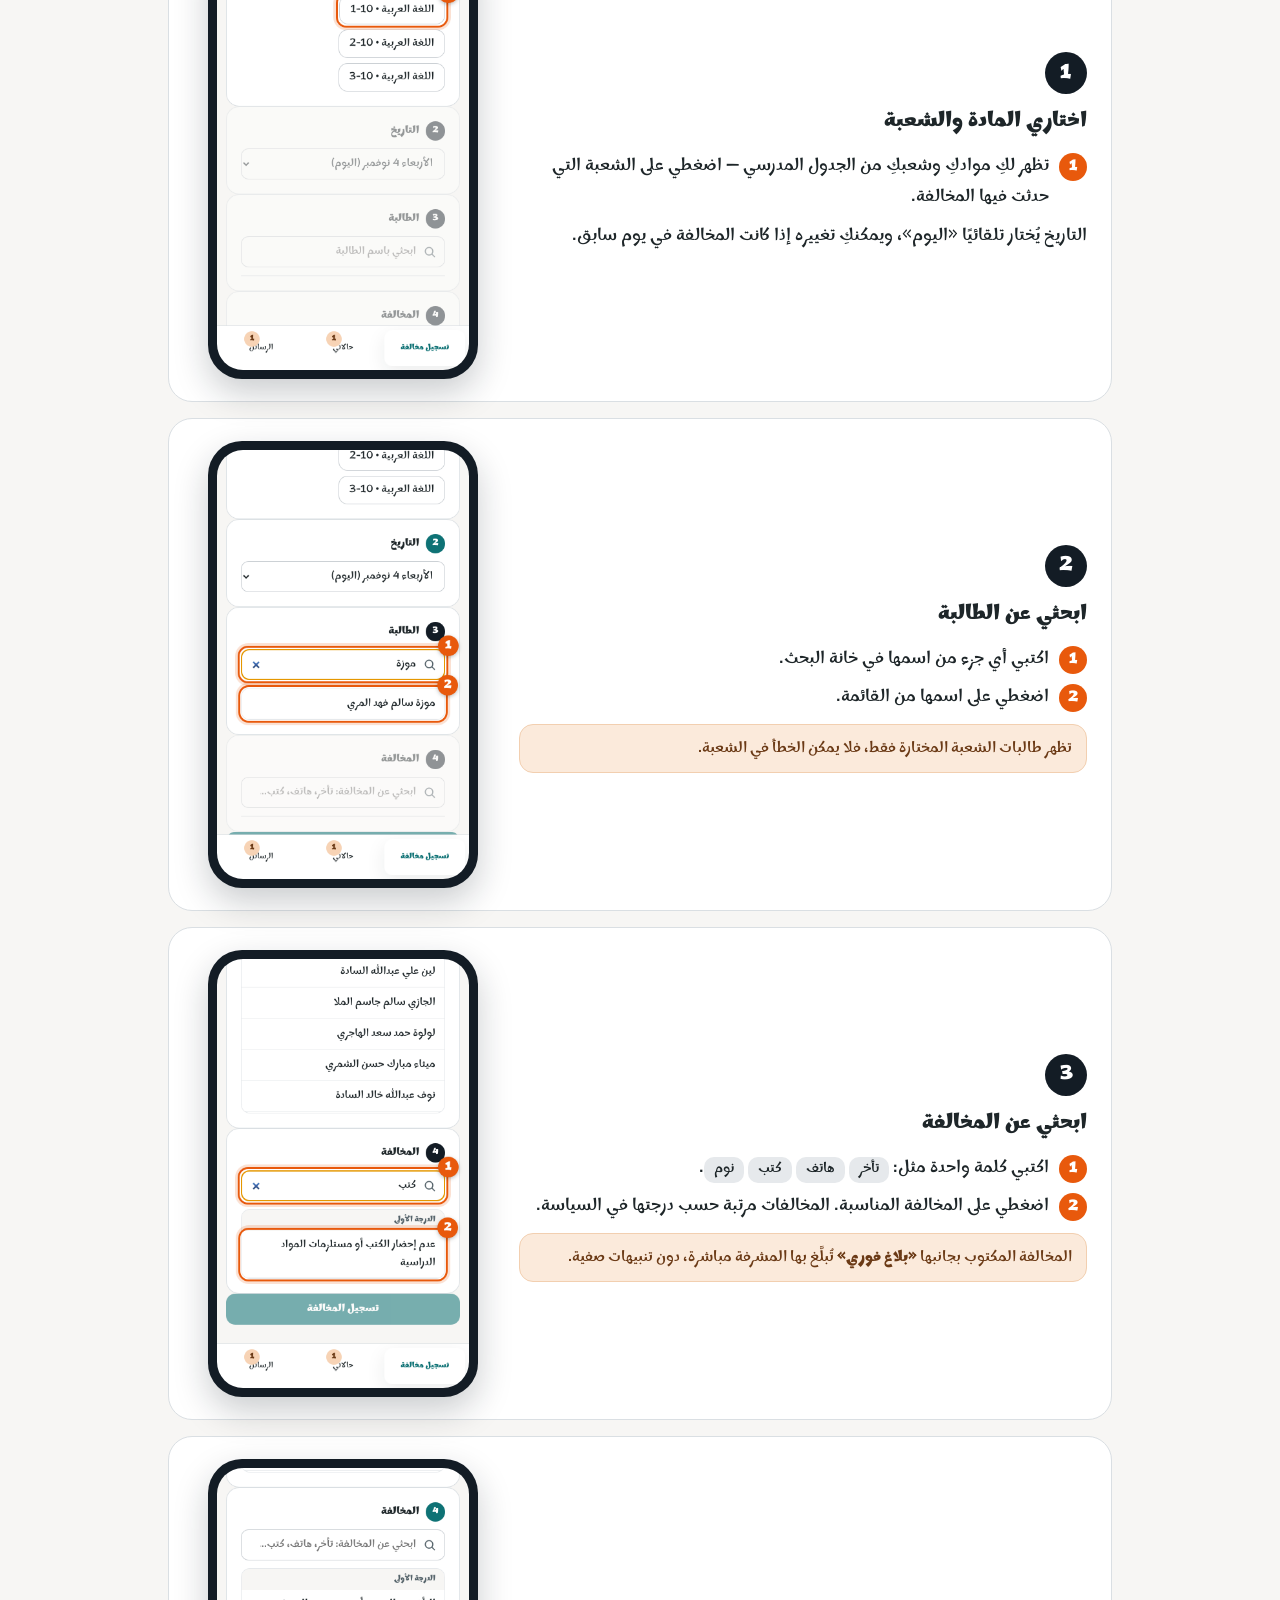
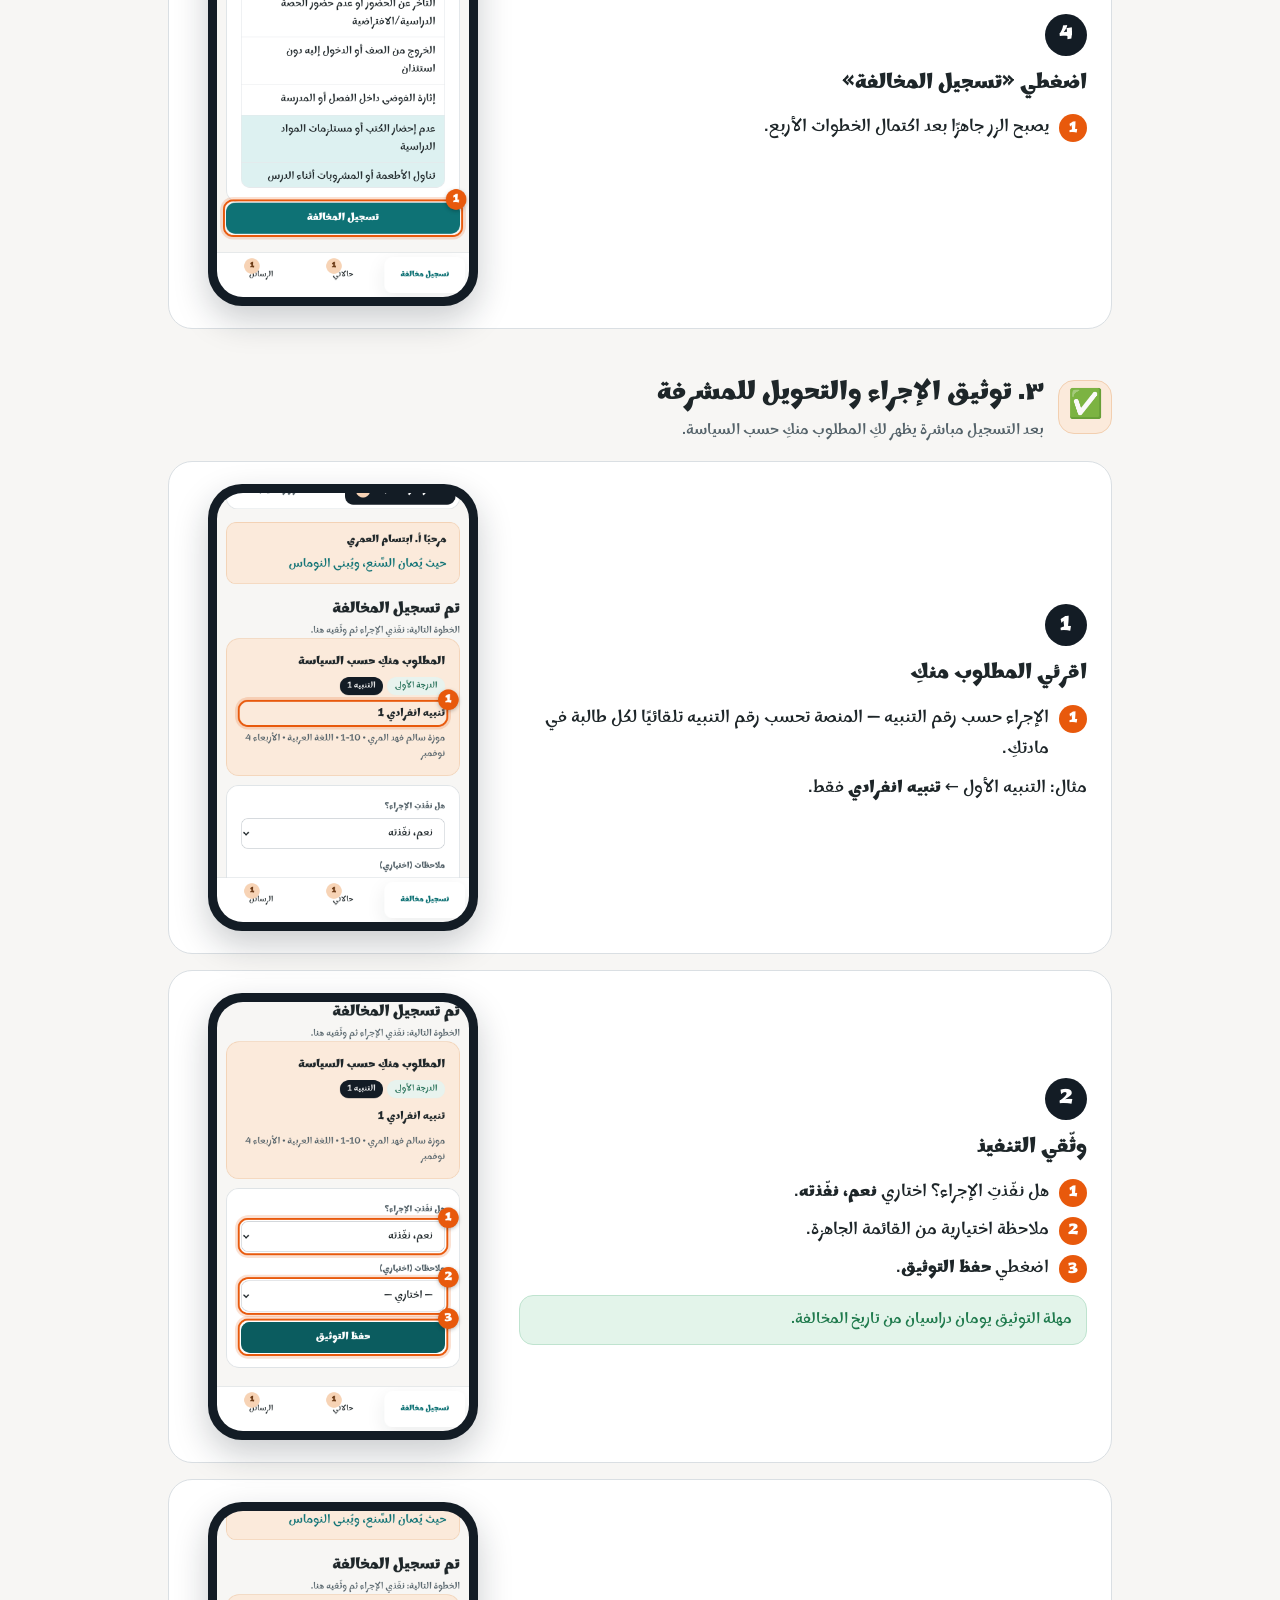
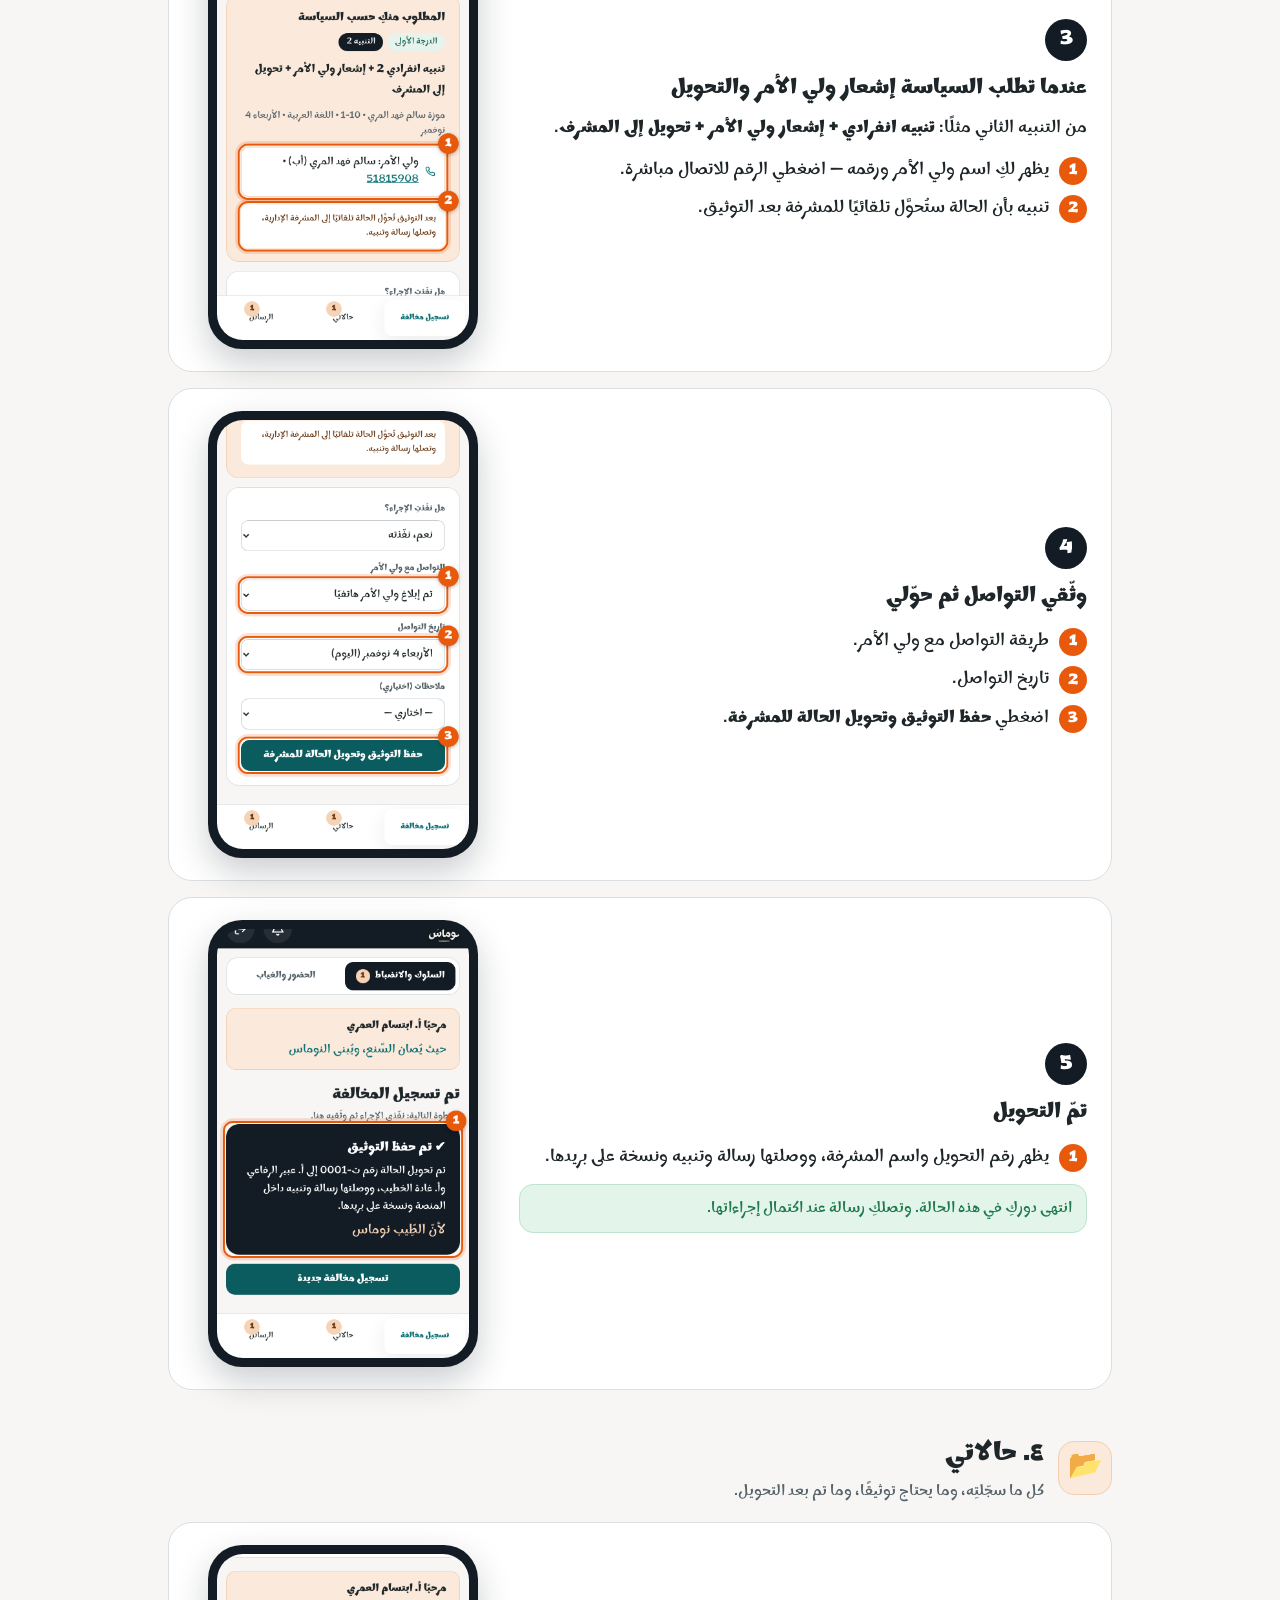
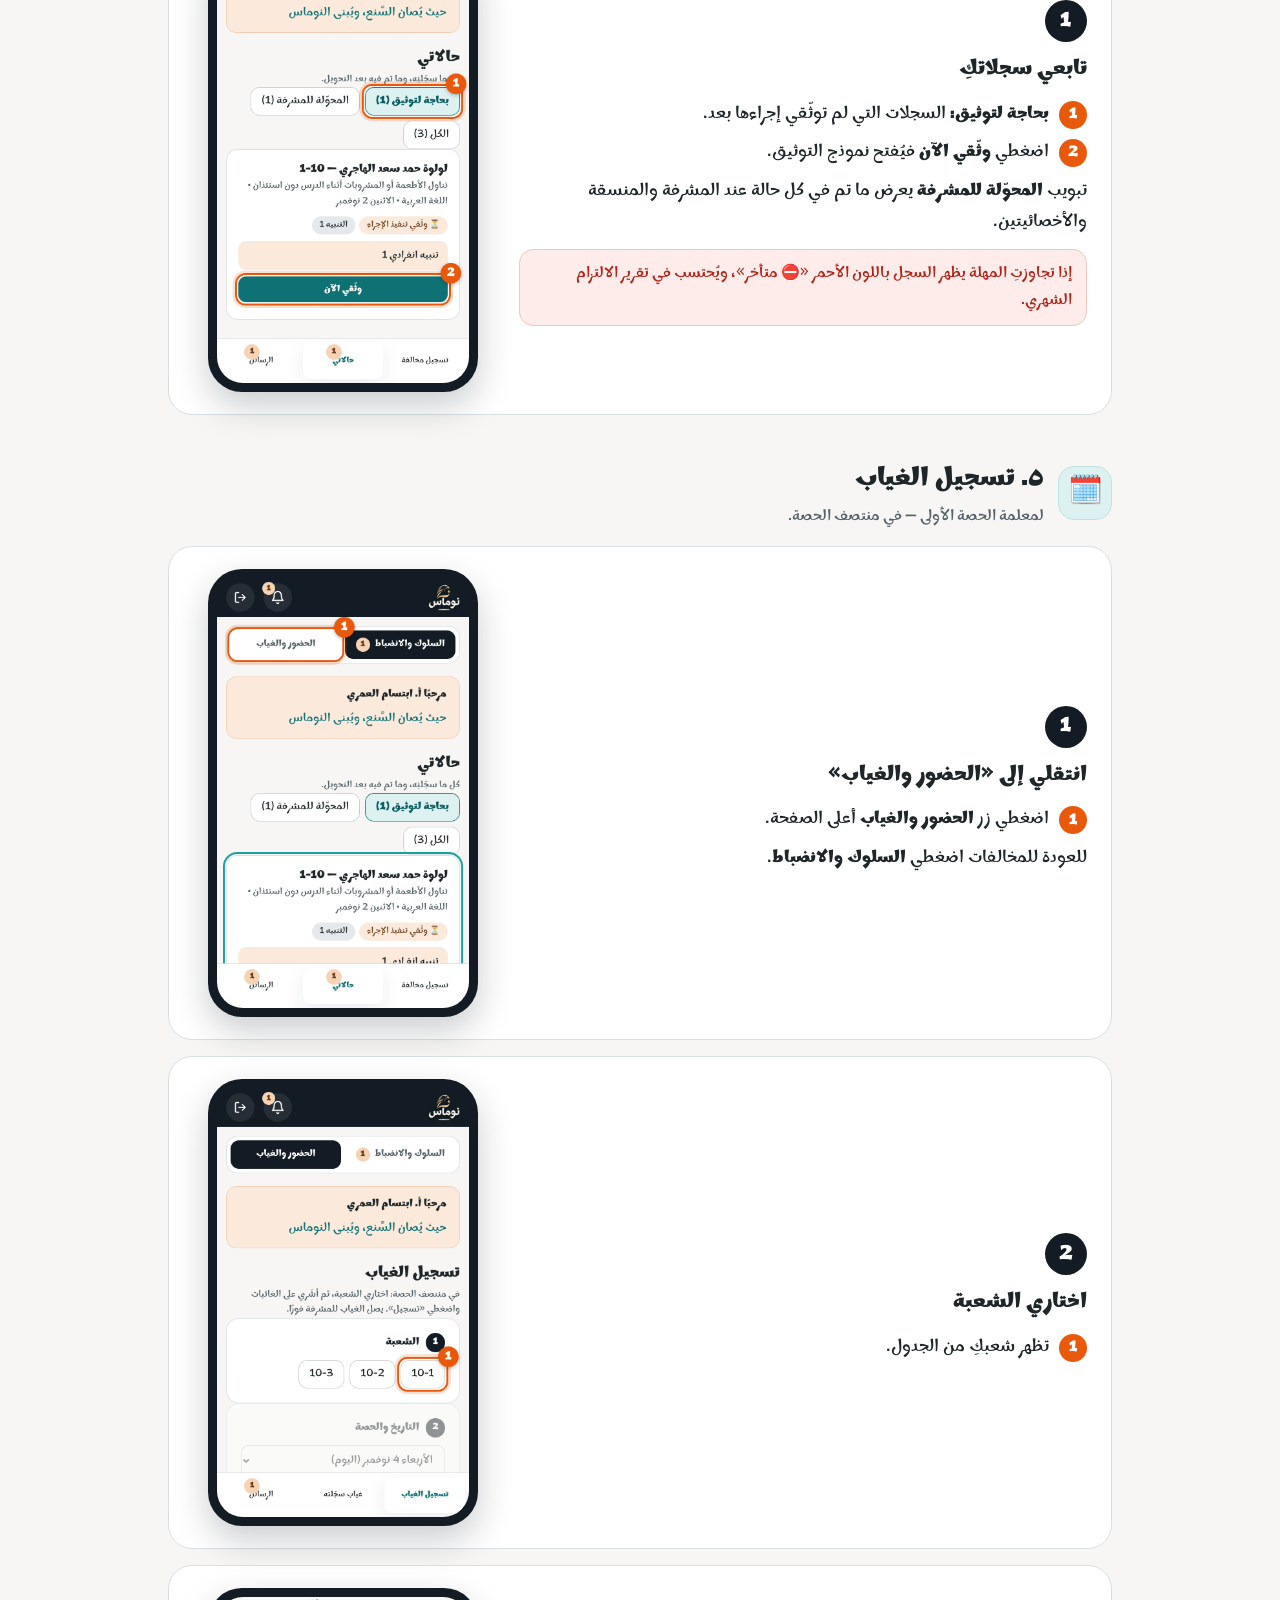
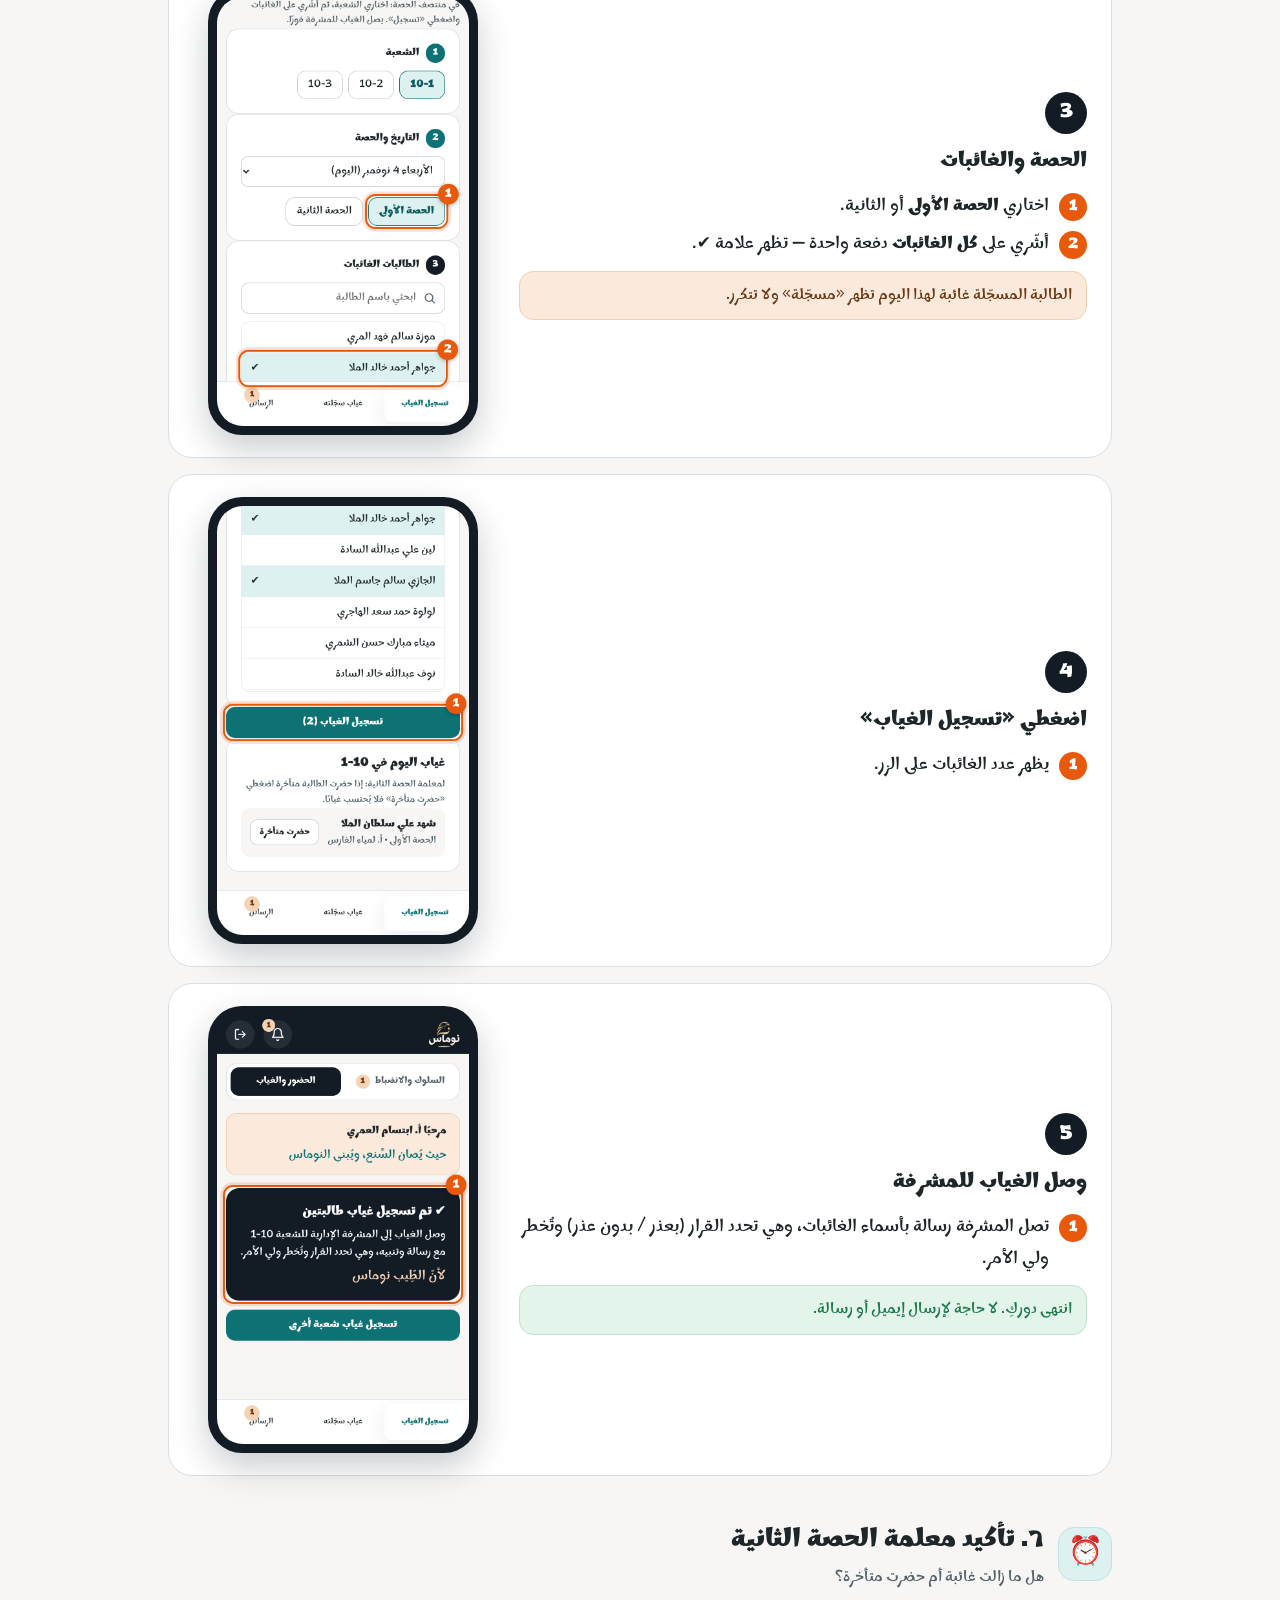
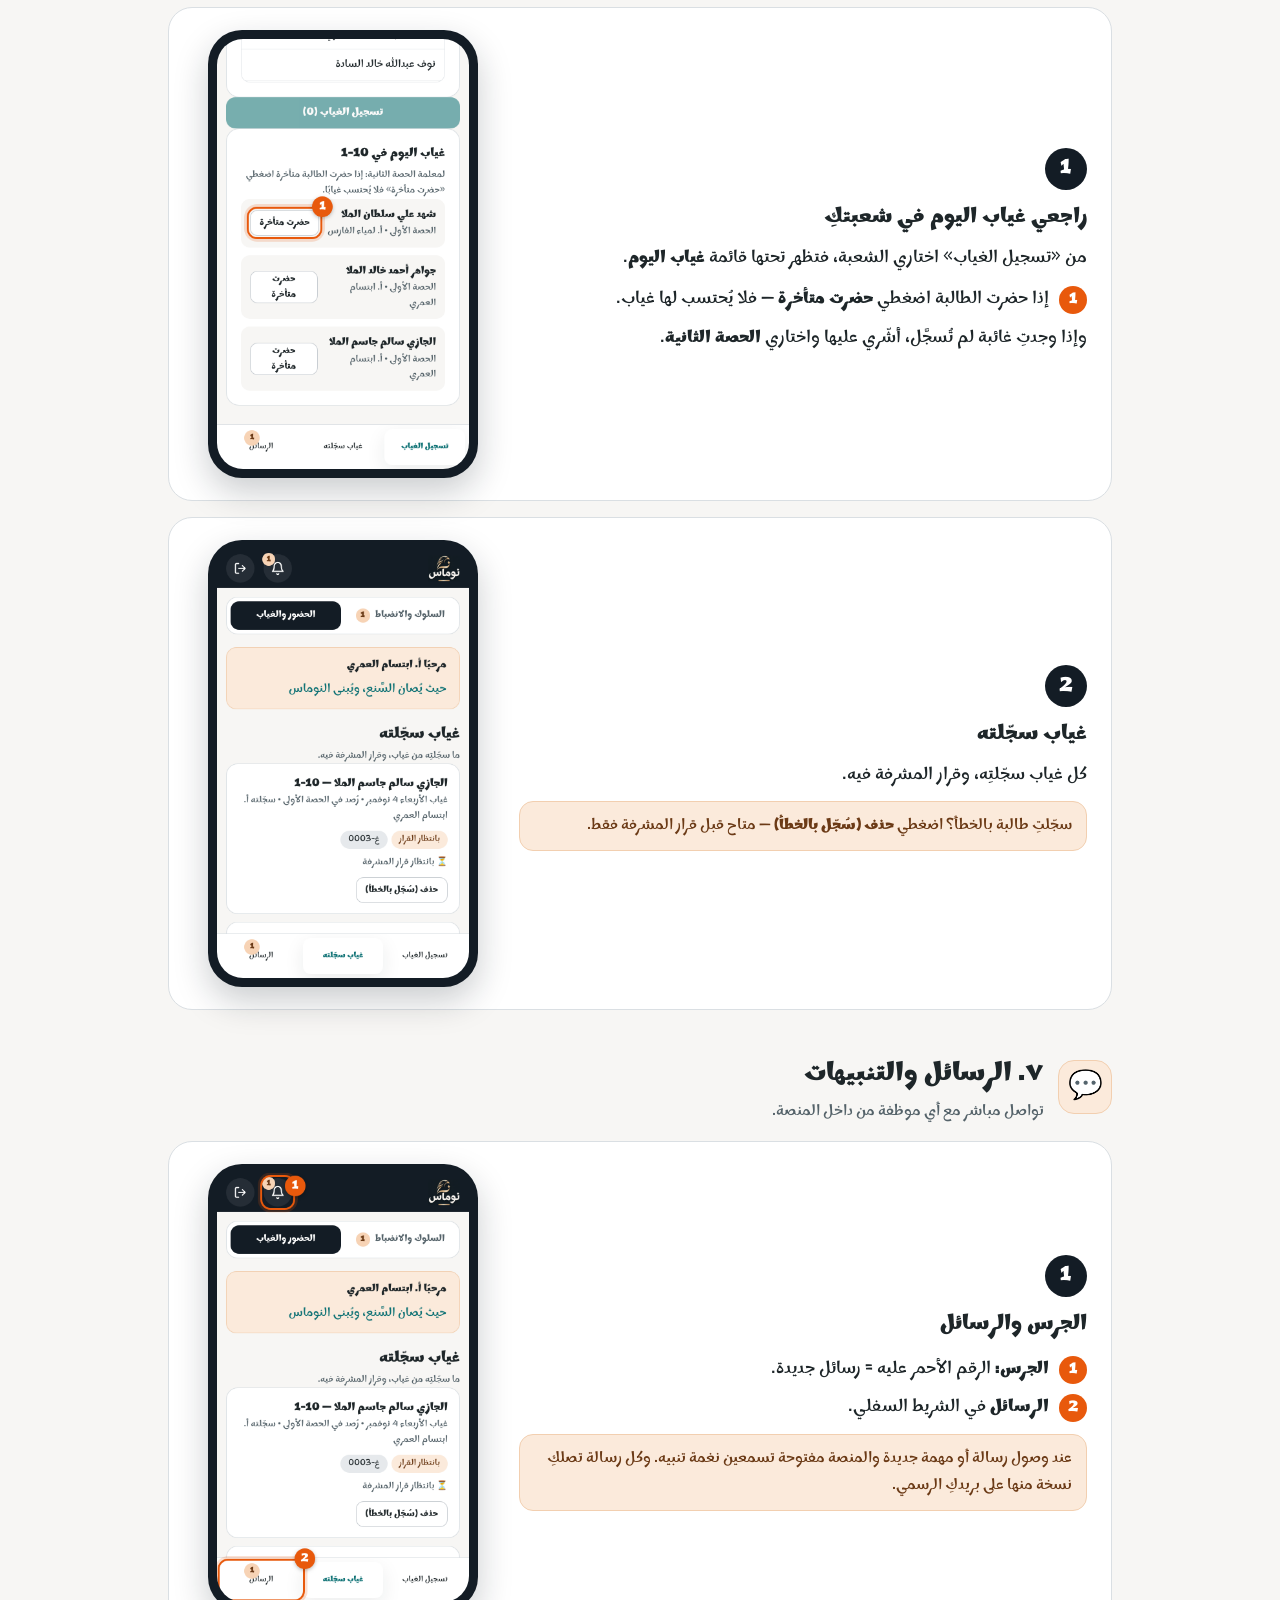
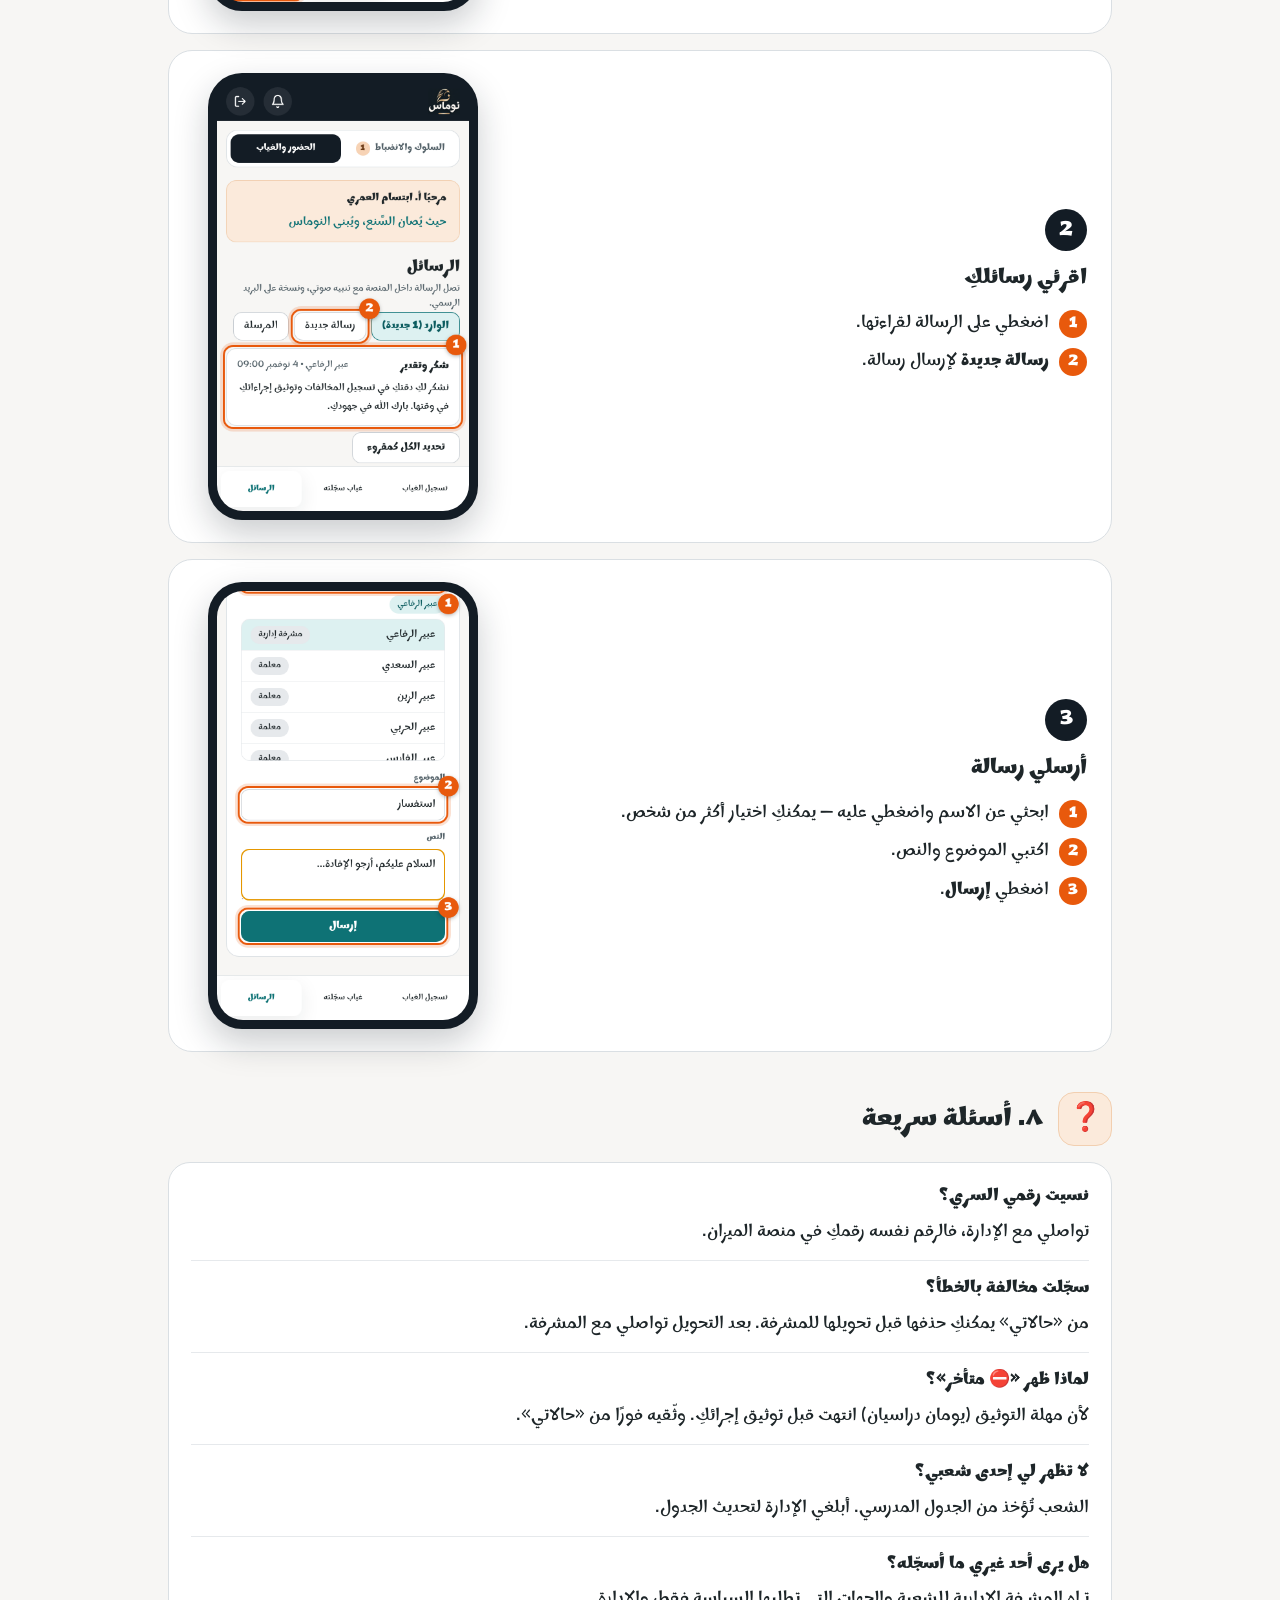
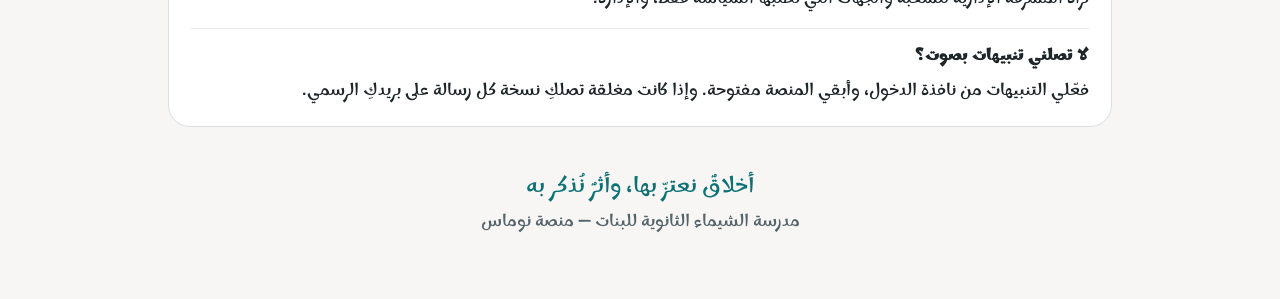
<file: guide/teacher.html>
<!doctype html>
<html lang="ar" dir="rtl">
<head>
<meta charset="utf-8">
<meta name="viewport" content="width=device-width, initial-scale=1">
<title>دليل المعلمة — نوماس</title>
<meta name="theme-color" content="#131C25">
<link rel="icon" href="../icons/icon-192.png">
<link rel="preconnect" href="https://fonts.googleapis.com">
<link rel="preconnect" href="https://fonts.gstatic.com" crossorigin>
<link href="https://fonts.googleapis.com/css2?family=Marhey:wght@300..700&family=Amiri:wght@400;700&display=swap" rel="stylesheet">
<link rel="stylesheet" href="guide.css">
</head>
<body>
<div class="top-link noprint"><a href="../">← العودة إلى المنصة</a><span>دليل المعلمة</span><img src="../icons/logo-bar.png" alt="نوماس"></div>

<section class="cover">
  <div class="pat"></div>
  <div class="school">مدرسة الشيماء الثانوية للبنات</div>
  <div>
    <img class="logo" src="../icons/logo.png" alt="نوماس">
    <div class="kind">دليل المعلمة</div>
    <div class="sub">منصة متابعة السلوك والانضباط والحضور وفق السياسة</div>
    <div class="tag">لأنّ الطِّيب نوماس</div>
    <div class="vs verse">﴿ وَإِنَّكَ لَعَلَىٰ خُلُقٍ عَظِيمٍ ﴾</div>
  </div>
  <div class="foot">العام الدراسي 2026 – 2027 • althasair.github.io/namoos</div>
</section>

<main class="wrap">

<section class="role">
  <h2>دوركِ في نوماس</h2>
  <ul>
    <li><b>المخالفات الصفية:</b> تسجّلين المخالفة التي تحدث في حصتكِ، فتُظهر لكِ المنصة إجراءكِ حسب جدول المخالفات الصفية في السياسة، وتوثّقين تنفيذه.</li>
    <li><b>التحويل للمشرفة:</b> إذا طلبت السياسة تحويل الحالة، تُحوَّل تلقائيًا للمشرفة الإدارية للشعبة بعد توثيقكِ، وتصلها رسالة وتنبيه.</li>
    <li><b>الغياب:</b> معلمة الحصة الأولى تسجّل الغائبات في منتصف الحصة، ومعلمة الحصة الثانية تؤكد: ما زالت غائبة أو حضرت متأخرة.</li>
    <li><b>المتابعة:</b> تتابعين ما سجّلتِه وما تم فيه بعد التحويل، وتصلكِ الرسائل داخل المنصة وعلى بريدكِ الرسمي.</li>
  </ul>
  <div class="src">المرجع: سياسة إدارة السلوك — جدول المخالفات الصفية وإجراءاتها • سياسة الغياب — تسجيل الغياب وإخطار المشرف الإداري.</div>
</section>

<nav class="toc">
  <h2>محتويات الدليل</h2>
  <ol>
    <li><a href="#s1">الدخول وتثبيت التطبيق</a></li>
    <li><a href="#s2">تسجيل مخالفة صفية</a></li>
    <li><a href="#s3">توثيق الإجراء والتحويل للمشرفة</a></li>
    <li><a href="#s4">حالاتي</a></li>
    <li><a href="#s5">تسجيل الغياب</a></li>
    <li><a href="#s6">تأكيد معلمة الحصة الثانية</a></li>
    <li><a href="#s7">الرسائل والتنبيهات</a></li>
    <li><a href="#s8">أسئلة سريعة</a></li>
  </ol>
</nav>

<!-- ============ 1 ============ -->
<div class="sec" id="s1"><div class="ic">🔑</div><div><h2>١. الدخول وتثبيت التطبيق</h2><p>مرة واحدة فقط، وبعدها تبقين مسجّلة على جهازكِ.</p></div></div>

<article class="st">
  <div>
    <span class="n">1</span>
    <h3>افتحي المنصة وسجّلي الدخول</h3>
    <p>افتحي الرابط:<br><bdi dir="ltr"><b>althasair.github.io/namoos</b></bdi></p>
    <ol class="marks">
      <li><b class="k">1</b><span>اختاري صفتكِ: <b>معلمة</b>.</span></li>
      <li><b class="k">2</b><span>اكتبي <b>رقمكِ السري</b> — هو نفسه رقمكِ في منصة الميزان.</span></li>
      <li><b class="k">3</b><span>اضغطي <b>دخول</b>.</span></li>
    </ol>
    <div class="warn">رقمكِ السري خاص بكِ، لا تشاركيه مع أحد. وإذا نسيتِه تواصلي مع الإدارة.</div>
  </div>
  <div class="phone"><img src="img/teacher/01-login.png" alt="شاشة الدخول"></div>
</article>

<article class="st">
  <div>
    <span class="n">2</span>
    <h3>نافذة المهام عند الدخول</h3>
    <p>كل مرة تدخلين، تظهر لكِ نافذة فيها ما ينتظركِ: سجلات تحتاج توثيقًا، ورسائل جديدة.</p>
    <ol class="marks">
      <li><b class="k">1</b><span>اضغطي <b>انتقلي إليها</b> لتذهبي مباشرة للمهمة.</span></li>
    </ol>
    <div class="tip">إذا ظهر زر <b>🔔 تفعيل تنبيهات الجهاز</b> اضغطيه واختاري <b>Allow</b>، لتصلكِ التنبيهات بصوت.</div>
  </div>
  <div class="phone"><img src="img/teacher/02-tasks-modal.png" alt="نافذة المهام"></div>
</article>

<div class="inst">
  <div class="c">
    <h3>📱 تثبيت التطبيق على الآيفون</h3>
    <ol>
      <li>افتحي الرابط من متصفح <b>Safari</b>.</li>
      <li>اضغطي زر المشاركة <span class="key"><svg viewBox="0 0 24 24" fill="none" stroke="#0E7275" stroke-width="2" stroke-linecap="round"><path d="M12 15V3"/><path d="M8 7l4-4 4 4"/><rect x="4" y="11" width="16" height="10" rx="2"/></svg>Share</span> أسفل الشاشة.</li>
      <li>اختاري <span class="key">Add to Home Screen</span>.</li>
      <li>اضغطي <span class="key">Add</span> — تظهر أيقونة الصقر «نوماس» على شاشتكِ.</li>
    </ol>
  </div>
  <div class="c">
    <h3>🤖 تثبيت التطبيق على الأندرويد</h3>
    <ol>
      <li>افتحي الرابط من متصفح <b>Chrome</b>.</li>
      <li>اضغطي القائمة <span class="key">⋮</span> أعلى الشاشة.</li>
      <li>اختاري <span class="key">Install app</span> أو <span class="key">Add to Home screen</span>.</li>
      <li>اضغطي <span class="key">Install</span> — يظهر «نوماس» مع تطبيقاتكِ.</li>
    </ol>
  </div>
</div>

<!-- ============ 2 ============ -->
<div class="sec" id="s2"><div class="ic">📝</div><div><h2>٢. تسجيل مخالفة صفية</h2><p>من قسم «السلوك والانضباط» ← «تسجيل مخالفة». أربع خطوات فقط.</p></div></div>

<article class="st">
  <div>
    <span class="n">1</span>
    <h3>اختاري المادة والشعبة</h3>
    <ol class="marks">
      <li><b class="k">1</b><span>تظهر لكِ موادكِ وشعبكِ من الجدول المدرسي — اضغطي على الشعبة التي حدثت فيها المخالفة.</span></li>
    </ol>
    <p>التاريخ يُختار تلقائيًا «اليوم»، ويمكنكِ تغييره إذا كانت المخالفة في يوم سابق.</p>
  </div>
  <div class="phone"><img src="img/teacher/03-record-step1.png" alt="اختيار المادة والشعبة"></div>
</article>

<article class="st">
  <div>
    <span class="n">2</span>
    <h3>ابحثي عن الطالبة</h3>
    <ol class="marks">
      <li><b class="k">1</b><span>اكتبي أي جزء من اسمها في خانة البحث.</span></li>
      <li><b class="k">2</b><span>اضغطي على اسمها من القائمة.</span></li>
    </ol>
    <div class="tip">تظهر طالبات الشعبة المختارة فقط، فلا يمكن الخطأ في الشعبة.</div>
  </div>
  <div class="phone"><img src="img/teacher/04-record-student.png" alt="البحث عن الطالبة"></div>
</article>

<article class="st">
  <div>
    <span class="n">3</span>
    <h3>ابحثي عن المخالفة</h3>
    <ol class="marks">
      <li><b class="k">1</b><span>اكتبي كلمة واحدة مثل: <span class="chipx">تأخر</span> <span class="chipx">هاتف</span> <span class="chipx">كتب</span> <span class="chipx">نوم</span>.</span></li>
      <li><b class="k">2</b><span>اضغطي على المخالفة المناسبة. المخالفات مرتبة حسب درجتها في السياسة.</span></li>
    </ol>
    <div class="tip">المخالفة المكتوب بجانبها <b>«بلاغ فوري»</b> تُبلَّغ بها المشرفة مباشرة، دون تنبيهات صفية.</div>
  </div>
  <div class="phone"><img src="img/teacher/05-record-violation.png" alt="البحث عن المخالفة"></div>
</article>

<article class="st">
  <div>
    <span class="n">4</span>
    <h3>اضغطي «تسجيل المخالفة»</h3>
    <ol class="marks">
      <li><b class="k">1</b><span>يصبح الزر جاهزًا بعد اكتمال الخطوات الأربع.</span></li>
    </ol>
  </div>
  <div class="phone"><img src="img/teacher/06-record-save.png" alt="زر تسجيل المخالفة"></div>
</article>

<!-- ============ 3 ============ -->
<div class="sec" id="s3"><div class="ic">✅</div><div><h2>٣. توثيق الإجراء والتحويل للمشرفة</h2><p>بعد التسجيل مباشرة يظهر لكِ المطلوب منكِ حسب السياسة.</p></div></div>

<article class="st">
  <div>
    <span class="n">1</span>
    <h3>اقرئي المطلوب منكِ</h3>
    <ol class="marks">
      <li><b class="k">1</b><span>الإجراء حسب رقم التنبيه — المنصة تحسب رقم التنبيه تلقائيًا لكل طالبة في مادتكِ.</span></li>
    </ol>
    <p>مثال: التنبيه الأول ← <b>تنبيه انفرادي</b> فقط.</p>
  </div>
  <div class="phone"><img src="img/teacher/07-policy.png" alt="المطلوب حسب السياسة"></div>
</article>

<article class="st">
  <div>
    <span class="n">2</span>
    <h3>وثّقي التنفيذ</h3>
    <ol class="marks">
      <li><b class="k">1</b><span>هل نفّذتِ الإجراء؟ اختاري <b>نعم، نفّذته</b>.</span></li>
      <li><b class="k">2</b><span>ملاحظة اختيارية من القائمة الجاهزة.</span></li>
      <li><b class="k">3</b><span>اضغطي <b>حفظ التوثيق</b>.</span></li>
    </ol>
    <div class="good">مهلة التوثيق يومان دراسيان من تاريخ المخالفة.</div>
  </div>
  <div class="phone"><img src="img/teacher/08-doc-form.png" alt="نموذج التوثيق"></div>
</article>

<article class="st">
  <div>
    <span class="n">3</span>
    <h3>عندما تطلب السياسة إشعار ولي الأمر والتحويل</h3>
    <p>من التنبيه الثاني مثلًا: <b>تنبيه انفرادي + إشعار ولي الأمر + تحويل إلى المشرف</b>.</p>
    <ol class="marks">
      <li><b class="k">1</b><span>يظهر لكِ اسم ولي الأمر ورقمه — اضغطي الرقم للاتصال مباشرة.</span></li>
      <li><b class="k">2</b><span>تنبيه بأن الحالة ستُحوَّل تلقائيًا للمشرفة بعد التوثيق.</span></li>
    </ol>
  </div>
  <div class="phone"><img src="img/teacher/09-policy-guardian.png" alt="بيانات ولي الأمر"></div>
</article>

<article class="st">
  <div>
    <span class="n">4</span>
    <h3>وثّقي التواصل ثم حوّلي</h3>
    <ol class="marks">
      <li><b class="k">1</b><span>طريقة التواصل مع ولي الأمر.</span></li>
      <li><b class="k">2</b><span>تاريخ التواصل.</span></li>
      <li><b class="k">3</b><span>اضغطي <b>حفظ التوثيق وتحويل الحالة للمشرفة</b>.</span></li>
    </ol>
  </div>
  <div class="phone"><img src="img/teacher/10-doc-guardian.png" alt="توثيق التواصل والتحويل"></div>
</article>

<article class="st">
  <div>
    <span class="n">5</span>
    <h3>تمّ التحويل</h3>
    <ol class="marks">
      <li><b class="k">1</b><span>يظهر رقم التحويل واسم المشرفة، ووصلتها رسالة وتنبيه ونسخة على بريدها.</span></li>
    </ol>
    <div class="good">انتهى دوركِ في هذه الحالة. وتصلكِ رسالة عند اكتمال إجراءاتها.</div>
  </div>
  <div class="phone"><img src="img/teacher/11-transferred.png" alt="تم التحويل"></div>
</article>

<!-- ============ 4 ============ -->
<div class="sec" id="s4"><div class="ic">📂</div><div><h2>٤. حالاتي</h2><p>كل ما سجّلتِه، وما يحتاج توثيقًا، وما تم بعد التحويل.</p></div></div>

<article class="st">
  <div>
    <span class="n">1</span>
    <h3>تابعي سجلاتكِ</h3>
    <ol class="marks">
      <li><b class="k">1</b><span><b>بحاجة لتوثيق:</b> السجلات التي لم توثّقي إجراءها بعد.</span></li>
      <li><b class="k">2</b><span>اضغطي <b>وثّقي الآن</b> فيُفتح نموذج التوثيق.</span></li>
    </ol>
    <p>تبويب <b>المحوّلة للمشرفة</b> يعرض ما تم في كل حالة عند المشرفة والمنسقة والأخصائيتين.</p>
    <div class="warn">إذا تجاوزتِ المهلة يظهر السجل باللون الأحمر «⛔ متأخر»، ويُحتسب في تقرير الالتزام الشهري.</div>
  </div>
  <div class="phone"><img src="img/teacher/12-mine.png" alt="حالاتي"></div>
</article>

<!-- ============ 5 ============ -->
<div class="sec abs" id="s5"><div class="ic">🗓️</div><div><h2>٥. تسجيل الغياب</h2><p>لمعلمة الحصة الأولى — في منتصف الحصة.</p></div></div>

<article class="st">
  <div>
    <span class="n">1</span>
    <h3>انتقلي إلى «الحضور والغياب»</h3>
    <ol class="marks">
      <li><b class="k">1</b><span>اضغطي زر <b>الحضور والغياب</b> أعلى الصفحة.</span></li>
    </ol>
    <p>للعودة للمخالفات اضغطي <b>السلوك والانضباط</b>.</p>
  </div>
  <div class="phone"><img src="img/teacher/13-switch-abs.png" alt="التبديل إلى الغياب"></div>
</article>

<article class="st">
  <div>
    <span class="n">2</span>
    <h3>اختاري الشعبة</h3>
    <ol class="marks">
      <li><b class="k">1</b><span>تظهر شعبكِ من الجدول.</span></li>
    </ol>
  </div>
  <div class="phone"><img src="img/teacher/14-abs-section.png" alt="اختيار الشعبة"></div>
</article>

<article class="st">
  <div>
    <span class="n">3</span>
    <h3>الحصة والغائبات</h3>
    <ol class="marks">
      <li><b class="k">1</b><span>اختاري <b>الحصة الأولى</b> أو الثانية.</span></li>
      <li><b class="k">2</b><span>أشّري على <b>كل الغائبات</b> دفعة واحدة — تظهر علامة ✔.</span></li>
    </ol>
    <div class="tip">الطالبة المسجّلة غائبة لهذا اليوم تظهر «مسجّلة» ولا تتكرر.</div>
  </div>
  <div class="phone"><img src="img/teacher/15-abs-period.png" alt="الحصة والغائبات"></div>
</article>

<article class="st">
  <div>
    <span class="n">4</span>
    <h3>اضغطي «تسجيل الغياب»</h3>
    <ol class="marks">
      <li><b class="k">1</b><span>يظهر عدد الغائبات على الزر.</span></li>
    </ol>
  </div>
  <div class="phone"><img src="img/teacher/16-abs-save.png" alt="زر تسجيل الغياب"></div>
</article>

<article class="st">
  <div>
    <span class="n">5</span>
    <h3>وصل الغياب للمشرفة</h3>
    <ol class="marks">
      <li><b class="k">1</b><span>تصل المشرفة رسالة بأسماء الغائبات، وهي تحدد القرار (بعذر / بدون عذر) وتُخطر ولي الأمر.</span></li>
    </ol>
    <div class="good">انتهى دوركِ. لا حاجة لإرسال إيميل أو رسالة.</div>
  </div>
  <div class="phone"><img src="img/teacher/17-abs-done.png" alt="تم تسجيل الغياب"></div>
</article>

<!-- ============ 6 ============ -->
<div class="sec abs" id="s6"><div class="ic">⏰</div><div><h2>٦. تأكيد معلمة الحصة الثانية</h2><p>هل ما زالت غائبة أم حضرت متأخرة؟</p></div></div>

<article class="st">
  <div>
    <span class="n">1</span>
    <h3>راجعي غياب اليوم في شعبتكِ</h3>
    <p>من «تسجيل الغياب» اختاري الشعبة، فتظهر تحتها قائمة <b>غياب اليوم</b>.</p>
    <ol class="marks">
      <li><b class="k">1</b><span>إذا حضرت الطالبة اضغطي <b>حضرت متأخرة</b> — فلا يُحتسب لها غياب.</span></li>
    </ol>
    <p>وإذا وجدتِ غائبة لم تُسجَّل، أشّري عليها واختاري <b>الحصة الثانية</b>.</p>
  </div>
  <div class="phone"><img src="img/teacher/18-abs-late.png" alt="حضرت متأخرة"></div>
</article>

<article class="st">
  <div>
    <span class="n">2</span>
    <h3>غياب سجّلته</h3>
    <p>كل غياب سجّلتِه، وقرار المشرفة فيه.</p>
    <div class="tip">سجّلتِ طالبة بالخطأ؟ اضغطي <b>حذف (سُجّل بالخطأ)</b> — متاح قبل قرار المشرفة فقط.</div>
  </div>
  <div class="phone"><img src="img/teacher/19-abs-mine.png" alt="غياب سجّلته"></div>
</article>

<!-- ============ 7 ============ -->
<div class="sec" id="s7"><div class="ic">💬</div><div><h2>٧. الرسائل والتنبيهات</h2><p>تواصل مباشر مع أي موظفة من داخل المنصة.</p></div></div>

<article class="st">
  <div>
    <span class="n">1</span>
    <h3>الجرس والرسائل</h3>
    <ol class="marks">
      <li><b class="k">1</b><span><b>الجرس:</b> الرقم الأحمر عليه = رسائل جديدة.</span></li>
      <li><b class="k">2</b><span><b>الرسائل</b> في الشريط السفلي.</span></li>
    </ol>
    <div class="tip">عند وصول رسالة أو مهمة جديدة والمنصة مفتوحة تسمعين نغمة تنبيه. وكل رسالة تصلكِ نسخة منها على بريدكِ الرسمي.</div>
  </div>
  <div class="phone"><img src="img/teacher/20-bell.png" alt="الجرس"></div>
</article>

<article class="st">
  <div>
    <span class="n">2</span>
    <h3>اقرئي رسائلكِ</h3>
    <ol class="marks">
      <li><b class="k">1</b><span>اضغطي على الرسالة لقراءتها.</span></li>
      <li><b class="k">2</b><span><b>رسالة جديدة</b> لإرسال رسالة.</span></li>
    </ol>
  </div>
  <div class="phone"><img src="img/teacher/21-messages.png" alt="الرسائل"></div>
</article>

<article class="st">
  <div>
    <span class="n">3</span>
    <h3>أرسلي رسالة</h3>
    <ol class="marks">
      <li><b class="k">1</b><span>ابحثي عن الاسم واضغطي عليه — يمكنكِ اختيار أكثر من شخص.</span></li>
      <li><b class="k">2</b><span>اكتبي الموضوع والنص.</span></li>
      <li><b class="k">3</b><span>اضغطي <b>إرسال</b>.</span></li>
    </ol>
  </div>
  <div class="phone"><img src="img/teacher/22-compose.png" alt="رسالة جديدة"></div>
</article>

<!-- ============ 8 ============ -->
<div class="sec" id="s8"><div class="ic">❓</div><div><h2>٨. أسئلة سريعة</h2></div></div>
<div class="faq">
  <div class="q"><b>نسيت رقمي السري؟</b><p>تواصلي مع الإدارة، فالرقم نفسه رقمكِ في منصة الميزان.</p></div>
  <div class="q"><b>سجّلت مخالفة بالخطأ؟</b><p>من «حالاتي» يمكنكِ حذفها قبل تحويلها للمشرفة. بعد التحويل تواصلي مع المشرفة.</p></div>
  <div class="q"><b>لماذا ظهر «⛔ متأخر»؟</b><p>لأن مهلة التوثيق (يومان دراسيان) انتهت قبل توثيق إجرائكِ. وثّقيه فورًا من «حالاتي».</p></div>
  <div class="q"><b>لا تظهر لي إحدى شعبي؟</b><p>الشعب تُؤخذ من الجدول المدرسي. أبلغي الإدارة لتحديث الجدول.</p></div>
  <div class="q"><b>هل يرى أحد غيري ما أسجّله؟</b><p>تراه المشرفة الإدارية للشعبة والجهات التي تطلبها السياسة فقط، والإدارة.</p></div>
  <div class="q"><b>لا تصلني تنبيهات بصوت؟</b><p>فعّلي التنبيهات من نافذة الدخول، وأبقي المنصة مفتوحة. وإذا كانت مغلقة تصلكِ نسخة كل رسالة على بريدكِ الرسمي.</p></div>
</div>

<div class="end"><div class="tg">أخلاقٌ نعتزّ بها، وأثرٌ نُذكر به</div>مدرسة الشيماء الثانوية للبنات — منصة نوماس</div>
</main>
</body>
</html>
</file>
<file: style.css>
/* منصة نوماس — الهوية: الفحمي والفيروز والمشمش • خط مرهي */
:root{
  --ink:#1E2629; --char:#131C25; --char2:#1C2732; --gold:#C9A46E;
  --tq:#0E7275; --tq-d:#0B5C5F; --tq-l:#DDF1F1; --tq-b:#18A0A4;
  --ap:#F7D3B5; --ap-l:#FBEADB; --ap-b:#F2CFB0; --ap-ink:#6B3A16;
  --sil:#C9CED3; --sil-l:#E6E9EC; --bg:#F7F6F4; --card:#FFFFFF; --mut:#55636A;
  --red:#B3261E; --red-l:#FBE4E2; --ok:#1E6B52; --ok-l:#E3F2EC; --warn:#8A5A00; --warn-l:#FFF2D6;
  --r:16px; --shadow:0 10px 30px rgba(30,38,41,.08);
}
*{box-sizing:border-box}
html,body{margin:0;background:var(--bg);color:var(--ink);font-family:'Marhey',system-ui,sans-serif;font-size:16px;line-height:1.7}
body{min-height:100vh}
button,input,select,textarea{font-family:inherit;font-size:16px;color:inherit}
a{color:var(--tq)}
.hidden{display:none!important}
.verse{font-family:'Amiri',serif}

/* ---------- الدخول ---------- */
.login{min-height:100vh;display:flex;flex-wrap:wrap}
.brand{flex:1 1 420px;background:var(--char);color:#fff;position:relative;overflow:hidden;padding:56px 48px;display:flex;flex-direction:column;justify-content:space-between;gap:32px}
.brand .pat{position:absolute;inset:0;opacity:.14;pointer-events:none}
.brand .school{position:relative;color:var(--sil-l);font-size:15px}
.brand .school::after{content:"";display:block;width:56px;height:2px;background:var(--gold);margin-top:8px}
.brand h1{position:relative;margin:0;line-height:0}.brand h1 img{width:min(340px,70vw);height:auto;display:block}
.brand .tag{position:relative;font-size:clamp(20px,2.6vw,26px);font-weight:600;margin-top:4px}
.brand .verse{position:relative;font-size:clamp(24px,3vw,36px);color:var(--ap);line-height:1.6}
.brand .vref{position:relative;font-size:13px;color:var(--sil)}
.brand .foot{position:relative;font-size:13px;color:var(--sil)}
.login-side{flex:1 1 420px;background:var(--ap-l);display:flex;align-items:center;justify-content:center;padding:32px 16px}
.login-card{width:min(440px,100%);background:#fff;border:1px solid #DADFE3;border-radius:22px;padding:36px 30px;display:flex;flex-direction:column;gap:22px;box-shadow:var(--shadow)}
.login-card h2{margin:0;font-size:26px;color:var(--tq)}
.pills{display:flex;flex-wrap:wrap;gap:8px}
.pill{min-height:44px;padding:0 18px;border-radius:22px;border:1.5px solid var(--sil);background:#fff;cursor:pointer}
.pill[aria-pressed="true"]{background:var(--char);border-color:var(--char);color:#fff;font-weight:600}
.pin{height:56px;border:1.5px solid var(--sil);border-radius:14px;background:#F6F7F8;text-align:center;font-size:24px;letter-spacing:12px;width:100%}
.note{display:flex;gap:10px;align-items:flex-start;padding:12px 14px;border-radius:12px;background:var(--ap-l);color:var(--ap-ink);font-size:13px}

/* ---------- عام ---------- */
.btn{min-height:48px;padding:0 22px;border:none;border-radius:14px;background:var(--tq);color:#fff;font-weight:700;cursor:pointer;display:inline-flex;align-items:center;justify-content:center;gap:8px}
.btn:hover{background:var(--tq-d)}
.btn:disabled{opacity:.55;cursor:default}
.btn.sec{background:#fff;color:var(--ink);border:1.5px solid var(--sil);font-weight:600}
.btn.sec:hover{background:var(--bg)}
.btn.dark{background:var(--char)}
.btn.sm{min-height:40px;padding:0 14px;font-size:14px;border-radius:12px}
.btn.wide{width:100%}
.err{color:var(--red);font-size:14px;min-height:20px}
label.lbl{display:block;font-size:13px;font-weight:600;color:var(--mut);margin-bottom:6px}
.field{display:flex;flex-direction:column}
select.inp,input.inp,textarea.inp{min-height:48px;border:1.5px solid var(--sil);border-radius:12px;background:#fff;padding:0 14px;width:100%}
textarea.inp{padding:10px 14px;min-height:80px;resize:vertical}
.chip{display:inline-flex;align-items:center;gap:6px;min-height:28px;padding:0 12px;border-radius:14px;font-size:13px;background:var(--sil-l);color:var(--ink);white-space:nowrap}
.chip.tq{background:var(--tq-l);color:var(--tq-d)} .chip.ap{background:var(--ap-l);color:var(--ap-ink)}
.chip.red{background:var(--red-l);color:var(--red)} .chip.ok{background:var(--ok-l);color:var(--ok)} .chip.dark{background:var(--char);color:#fff}
.d1{background:#E8F3EE;color:#1E6B52}.d2{background:#FFF2D6;color:#7A5200}.d3{background:#FDE7DA;color:#8A3B12}.d4{background:#FBE4E2;color:#9B1C1C}

/* ---------- الهيكل ---------- */
.top{position:sticky;top:0;z-index:20;background:var(--char);color:#fff;height:70px;padding:0 24px;display:flex;align-items:center;justify-content:space-between;gap:16px}
.top .logo{line-height:0}.top .logo img{height:48px;width:auto;display:block}
.top .tv{font-size:17px;color:var(--ap)}
.top .right{display:flex;align-items:center;gap:14px}
.top .who{display:flex;flex-direction:column;align-items:flex-end;line-height:1.3}
.top .who b{font-size:15px}.top .who span{font-size:12px;color:var(--sil)}
.iconbtn{position:relative;width:44px;height:44px;border-radius:22px;border:none;background:rgba(255,255,255,.08);color:#fff;display:flex;align-items:center;justify-content:center;cursor:pointer}
.badge{position:absolute;top:-2px;left:-2px;min-width:20px;height:20px;border-radius:10px;background:var(--ap);color:var(--ap-ink);font-size:12px;font-weight:700;display:flex;align-items:center;justify-content:center;padding:0 5px}
.shell{display:flex;max-width:1360px;margin:0 auto;gap:24px;padding:24px;align-items:flex-start}
.nav{flex:0 0 220px;position:sticky;top:94px;display:flex;flex-direction:column;gap:6px}
.nav button{min-height:48px;text-align:right;border:none;background:transparent;border-radius:12px;padding:0 16px;cursor:pointer;display:flex;align-items:center;gap:10px;color:var(--ink)}
.nav button[aria-current="page"]{background:#fff;color:var(--tq);font-weight:700;box-shadow:var(--shadow)}
.nav button .n{margin-inline-start:auto;min-width:24px;height:24px;border-radius:12px;background:var(--ap);color:var(--ap-ink);font-size:12px;font-weight:700;display:flex;align-items:center;justify-content:center}
.main{flex:1 1 0;min-width:0;display:flex;flex-direction:column;gap:20px}
.welcome{display:flex;align-items:center;justify-content:space-between;flex-wrap:wrap;gap:8px;padding:14px 20px;border-radius:var(--r);background:var(--ap-l);border:1px solid var(--ap-b)}
.welcome .tg{color:var(--tq);font-size:18px}
h2.pt{margin:0;font-size:24px;color:var(--ink)} .sub{margin:0;color:var(--mut);font-size:14px}
.card{background:#fff;border:1px solid #DADFE3;border-radius:20px;padding:22px}
.grid{display:grid;gap:16px}
.g2{grid-template-columns:repeat(2,minmax(0,1fr))}.g3{grid-template-columns:repeat(3,minmax(0,1fr))}.g4{grid-template-columns:repeat(4,minmax(0,1fr))}

/* ---------- الخطوات ---------- */
.step{display:flex;flex-direction:column;gap:12px}
.step .sh{display:flex;align-items:center;gap:10px;font-weight:700}
.step .num{width:30px;height:30px;border-radius:15px;background:var(--char);color:#fff;display:flex;align-items:center;justify-content:center;font-size:14px}
.step.done .num{background:var(--tq)}
.step.locked{opacity:.45;pointer-events:none}
.opts{display:flex;flex-wrap:wrap;gap:8px}
.opt{min-height:44px;padding:6px 16px;border-radius:14px;border:1.5px solid var(--sil);background:#fff;cursor:pointer;text-align:right}
.opt[aria-pressed="true"]{border-color:var(--tq);background:var(--tq-l);color:var(--tq-d);font-weight:700}
.search{position:relative}
.search input{padding-inline-start:44px}
.search svg{position:absolute;top:14px;right:14px;pointer-events:none}
.list{max-height:340px;overflow:auto;border:1px solid var(--sil-l);border-radius:14px;background:#fff}
.list button{display:flex;width:100%;align-items:center;gap:10px;justify-content:space-between;min-height:48px;padding:8px 14px;border:none;border-bottom:1px solid var(--sil-l);background:#fff;cursor:pointer;text-align:right}
.list button:hover,.list button[aria-pressed="true"]{background:var(--tq-l)}
.list .grp{position:sticky;top:0;background:var(--bg);font-size:12px;font-weight:700;color:var(--mut);padding:6px 14px}

/* ---------- المطلوب حسب السياسة ---------- */
.policy{background:var(--ap-l);border:1px solid var(--ap-b);border-radius:20px;padding:20px 22px;display:flex;flex-direction:column;gap:12px}
.policy h3{margin:0;font-size:18px}
.policy .act{font-size:17px;font-weight:600;line-height:1.9}
.policy .tel{display:flex;align-items:center;gap:10px;padding:10px 14px;border-radius:12px;background:#fff;border:1px solid var(--ap-b)}
.done-box{background:var(--char);color:#fff;border-radius:20px;padding:20px 22px;display:flex;flex-direction:column;gap:6px}
.done-box .verse,.done-box .tg{color:var(--ap);font-size:20px}

/* ---------- البطاقات ---------- */
.items{display:flex;flex-direction:column;gap:12px}
.item{background:#fff;border:1px solid #DADFE3;border-radius:18px;padding:16px 18px;display:flex;flex-direction:column;gap:10px}
.item.late{border-color:#EDB1AC;box-shadow:inset 4px 0 0 var(--red)}
.item.focus{outline:3px solid var(--tq-b);outline-offset:2px}
.item .hd{display:flex;justify-content:space-between;align-items:flex-start;gap:10px;flex-wrap:wrap}
.item .nm{font-weight:700;font-size:17px}
.item .meta{display:flex;flex-wrap:wrap;gap:6px}
.item .row{font-size:14px;color:var(--mut)}
.item .req{background:var(--ap-l);border-radius:12px;padding:10px 14px;font-size:15px}
.item form{display:grid;grid-template-columns:repeat(3,minmax(0,1fr));gap:12px;align-items:end}
.timeline{display:flex;flex-wrap:wrap;gap:6px}
.empty{text-align:center;color:var(--mut);padding:36px 16px}
.empty .verse,.empty .tg{display:block;color:var(--tq);font-size:20px;margin-bottom:6px}

/* ---------- اللوحة ---------- */
.tile{background:#fff;border:1px solid #DADFE3;border-radius:18px;padding:16px 18px;display:flex;flex-direction:column;gap:2px}
.tile b{font-size:30px;color:var(--tq);line-height:1.2}.tile span{font-size:13px;color:var(--mut)}
.tile.warn{background:var(--ap-l);border-color:var(--ap-b)}.tile.warn b{color:var(--ap-ink)}
table.t{width:100%;border-collapse:collapse;font-size:14px}
table.t th{background:var(--char);color:#fff;font-weight:600;padding:10px;text-align:right}
table.t td{padding:9px 10px;border-bottom:1px solid var(--sil-l)}
table.t tr:nth-child(even) td{background:#FAFAF9}
.tw{overflow-x:auto;border-radius:14px;border:1px solid #DADFE3}
.bar{height:10px;border-radius:5px;background:var(--tq-b)}
.barrow{display:grid;grid-template-columns:170px 1fr 40px;gap:10px;align-items:center;font-size:14px}
.cols{display:flex;align-items:flex-end;gap:10px;height:170px;padding-top:10px}
.cols .c{flex:1;display:flex;flex-direction:column;align-items:center;gap:6px;font-size:12px;color:var(--mut)}
.cols .c i{display:block;width:100%;max-width:38px;border-radius:8px 8px 0 0;background:var(--tq)}
.cols .c i.ap{background:var(--ap)}

/* ---------- النوافذ والتنبيهات ---------- */
.modal{position:fixed;inset:0;background:rgba(30,38,41,.55);z-index:50;display:flex;align-items:center;justify-content:center;padding:16px}
.modal .box{width:min(560px,100%);max-height:88vh;overflow:auto;background:#fff;border-radius:22px;padding:26px;display:flex;flex-direction:column;gap:14px}
.modal .box h3{margin:0;font-size:22px}
.task{display:flex;align-items:center;justify-content:space-between;gap:12px;padding:12px 14px;border-radius:14px;background:var(--bg)}
.task.late{background:var(--red-l)}
.toast{white-space:pre-line;position:fixed;bottom:24px;left:50%;transform:translateX(-50%);z-index:60;background:var(--char);color:#fff;border-radius:16px;padding:14px 20px;box-shadow:var(--shadow);display:flex;gap:12px;align-items:center;max-width:92vw}
.toast.ok{background:var(--tq)}.toast.bad{background:var(--red)}
.loading{position:fixed;inset:0;z-index:70;display:flex;align-items:center;justify-content:center;background:rgba(247,246,244,.6)}
.spin{width:46px;height:46px;border-radius:50%;border:4px solid var(--sil-l);border-top-color:var(--tq);animation:sp 1s linear infinite}
@keyframes sp{to{transform:rotate(360deg)}}
.msg{display:flex;flex-direction:column;gap:6px;padding:14px 16px;border-radius:16px;background:#fff;border:1px solid #DADFE3;cursor:pointer}
.msg.unread{border-color:var(--tq-b);box-shadow:inset 4px 0 0 var(--tq-b)}
.msg .body{white-space:pre-line;font-size:15px;line-height:1.9}
.recips{display:flex;flex-wrap:wrap;gap:6px}

/* ---------- التقرير الشهري ---------- */
.report{background:#fff;border:1px solid #DADFE3;border-radius:6px;padding:40px 44px;font-size:15px}
.report h1{text-align:center;margin:0;font-size:22px}.report h2{font-size:17px;background:var(--char);color:#fff;padding:6px 12px;border-radius:6px;margin:22px 0 10px}
.report p{text-align:justify;line-height:2}
.report .sig{display:grid;grid-template-columns:repeat(3,1fr);text-align:center;margin-top:44px;gap:12px}
.report .sig b{display:block}


/* ---------- القسمان: السلوك / الغياب ---------- */
.secsw{display:grid;grid-template-columns:1fr 1fr;gap:6px;padding:6px;background:#fff;border:1px solid #DADFE3;border-radius:18px}
.secsw button{position:relative;min-height:48px;border:none;border-radius:13px;background:transparent;font:inherit;font-size:16px;font-weight:600;color:var(--mut);cursor:pointer;display:flex;align-items:center;justify-content:center;gap:8px}
.secsw button[aria-selected="true"]{background:var(--char);color:#fff}
.secsw .n{min-width:22px;height:22px;border-radius:11px;background:var(--ap);color:var(--ap-ink);font-size:12px;font-weight:700;display:inline-flex;align-items:center;justify-content:center;padding:0 6px}
.decrow{display:grid;grid-template-columns:minmax(0,1.4fr) minmax(0,1fr) minmax(0,1.3fr);gap:10px;align-items:center;padding:10px 0;border-top:1px solid var(--sil-l)}
.decrow details{grid-column:1/-1}
.smsbox{display:flex;flex-direction:column;gap:8px;background:var(--bg);border-radius:12px;padding:10px 12px}
.sms{font-size:14px;line-height:1.9;color:var(--ink)}
.list button[disabled]{opacity:.55;cursor:default}
a.btn{text-decoration:none;display:inline-flex;align-items:center;justify-content:center}

.guide-link{display:block;text-align:center;color:var(--tq);font-weight:600;text-decoration:none;padding:6px}
.guide-link:hover{text-decoration:underline}
/* ---------- الجوال ---------- */
@media (max-width:860px){
  .decrow{grid-template-columns:minmax(0,1fr)}
  .secsw button{font-size:14px;min-height:44px}
  .shell{padding:14px;gap:14px;flex-direction:column;align-items:stretch}
  .main{width:100%}
  .nav{position:fixed;bottom:0;left:0;right:0;top:auto;z-index:30;flex-direction:row;background:#fff;border-top:1px solid #DADFE3;padding:6px;gap:2px;overflow-x:auto}
  .nav button{flex:1 1 0;min-width:0;flex-direction:column;justify-content:center;gap:0;min-height:56px;font-size:12px;line-height:1.3;padding:0 3px;text-align:center;white-space:normal;word-break:keep-all}
  .nav button:only-child,.nav button:nth-last-child(n+6),.nav button:nth-last-child(n+6)~button{font-size:10.5px}
  table.t{display:block;overflow-x:auto;-webkit-overflow-scrolling:touch;font-size:13px}
  table.t th{white-space:nowrap}
  #rx{overflow-x:auto}
  html,body{overflow-x:hidden}
  .grid>*,.card{min-width:0}
  input,select,textarea{max-width:100%;min-width:0}
  .nav button .n{position:absolute;margin:0;transform:translate(-14px,-14px)}
  .nav button{position:relative}
  .main{padding-bottom:84px}
  .top{height:60px;padding:0 14px}.top .tv,.top .who{display:none}.top .logo img{height:40px}
  .g2,.g3{grid-template-columns:minmax(0,1fr)}
  .g4{grid-template-columns:repeat(2,minmax(0,1fr));gap:10px}
  .item form{grid-template-columns:minmax(0,1fr)}
  .brand{padding:36px 24px;flex-basis:100%}
  .barrow{grid-template-columns:110px 1fr 32px}
  .report{padding:20px}
}
@media print{
  .top,.nav,.welcome,.noprint,.toast{display:none!important}
  .shell{padding:0;display:block}.main{padding:0}
  .report{border:none;padding:0}
  body{background:#fff}
  .secsw{display:none!important}
  .printhead{display:block!important;font-size:16px;margin-bottom:8px}
  table.t{display:table!important;font-size:12px}
}
.printhead{display:none}
.dcards{display:none}
@media (max-width:760px){.dcards{display:flex}.dtable{display:none!important}}
@media print{.dcards{display:none!important}.dtable{display:table!important}}

/* ===== الاستمارات الرسمية ===== */
.nf-btns{display:flex;flex-wrap:wrap;gap:8px}
.nf-pbtn{font-family:inherit;font-weight:700;font-size:14px;border:none;border-radius:12px;padding:9px 14px;background:#FFD60A;color:#2B2300;box-shadow:0 0 0 3px rgba(255,214,10,.35);cursor:pointer}
.nf-pbtn:hover{background:#FFE34D}
.nf-pbtn:focus-visible{outline:3px solid #131C25;outline-offset:2px}
#nf-modal{position:fixed;inset:0;z-index:80}
.nf-back{position:absolute;inset:0;background:rgba(19,28,37,.55)}
.nf-dlg{position:absolute;inset:3vh 2vw;max-width:980px;margin:0 auto;background:var(--bg,#F7F6F4);border-radius:18px;display:flex;flex-direction:column;overflow:hidden}
.nf-bar{display:flex;flex-wrap:wrap;gap:10px;justify-content:space-between;align-items:center;padding:12px 16px;background:#fff;border-bottom:1px solid #DADFE3}
.nf-acts{display:flex;gap:8px;flex-wrap:wrap}
.nf-mail{display:grid;gap:8px;padding:12px 16px;background:#FFFBE6;border-bottom:1px solid #F2E3A0}
.nf-cc{font-size:14px}
.nf-hint{margin:8px 16px 0;font-size:13px;color:#55636A}
.nf-stage{flex:1;overflow:auto;padding:14px;display:flex;justify-content:center}
body.nf-open{overflow:hidden}
.nf-paper{background:#fff;color:#111;width:190mm;min-width:190mm;padding:0;font-family:'Noto Naskh Arabic','Traditional Arabic','Times New Roman',serif;font-size:15px;line-height:1.6;direction:rtl;box-shadow:0 0 0 12px #fff,0 6px 24px rgba(0,0,0,.18);align-self:flex-start;margin:12px}
.nf-top{display:flex;justify-content:space-between;align-items:center;margin-bottom:4px}
.nf-tag{border:1px solid #9A9A9A;border-radius:8px;padding:0 10px;color:#111;font-size:.85em}
.nf-sub{font-weight:700}
.nf-title{text-align:center;font-weight:700;font-size:1.25em;margin:4px 0 10px}
.nf-paper table.nf{width:100%;border-collapse:collapse;margin:0 0 8px;table-layout:auto}
.nf-paper table.nf td,.nf-paper table.nf th{border:1px solid #333;padding:3px 6px;vertical-align:middle;text-align:right}
.nf-paper table.nf th{background:#F2F2F2;color:#111;font-weight:700;text-align:center;-webkit-print-color-adjust:exact;print-color-adjust:exact}
.nf-paper td.l{background:#EDEDED;font-weight:700;white-space:nowrap;width:1%;-webkit-print-color-adjust:exact;print-color-adjust:exact}
.nf-paper td.p0{padding:0}
.nf-paper .v{color:#0B3D91;font-weight:700}
.nf-paper td.acts{line-height:1.7;vertical-align:top}
.nf-paper table.two td.acts{width:50%}
.nf-qt{border-collapse:collapse;width:100%}
.nf-qt td.nf-q{border-left:1px solid #333;text-align:center;padding:3px 0;width:9.09%;font-variant-numeric:tabular-nums}
.nf-qt td.nf-q:last-child{border-left:none}
.nf-g{display:flex;flex-wrap:wrap;gap:2px 16px}
.nf-g span{white-space:nowrap}
.nf-sl{font-weight:700;margin-top:2px}
.nf-cb{cursor:pointer;font-family:'Segoe UI Symbol','DejaVu Sans',sans-serif}
.nf-cb.on{color:#0B3D91;font-weight:700}
.nf-ed{display:inline-block;min-width:7em;border-bottom:1px dotted #777;color:#0B3D91;font-weight:700;outline:none}
.nf-ed:focus{background:#FFF7CC}
.nf-sig{width:100%;margin-top:14px;border-collapse:collapse}
.nf-sig td{text-align:center;vertical-align:top;padding:4px}
.nf-sig .nm{color:#0B3D91;font-weight:700;min-height:1.4em}
.nf-sig .ln{min-height:2.2em}
.nf-foot{border-top:1px solid #C9A46E;margin-top:12px;padding-top:4px;font-size:.8em;color:#555;text-align:left}
.nf-snap .nf-ed{border-bottom-color:transparent}
@page{size:A4;margin:10mm}
@media print{
  body.nf-printing > *:not(#nf-modal){display:none!important}
  body.nf-printing .nf-back,body.nf-printing .nf-bar,body.nf-printing .nf-mail,body.nf-printing .nf-hint{display:none!important}
  body.nf-printing #nf-modal,body.nf-printing .nf-dlg,body.nf-printing .nf-stage{position:static!important;inset:auto;overflow:visible!important;background:#fff!important;display:block!important;padding:0!important;margin:0!important;max-width:none;border-radius:0}
  body.nf-printing #nf-paper{margin:0!important;box-shadow:none!important;width:190mm;break-inside:avoid;page-break-inside:avoid}
  body.nf-printing .nf-ed{border-bottom-color:transparent}
  body.nf-printing{overflow:visible!important;background:#fff!important}
}

/* ===== التعديل والحذف ===== */
.fx-bar{display:flex;gap:8px;flex-wrap:wrap}
.fx-del{color:var(--red)!important}
#fx{position:fixed;inset:0;z-index:85}
.fx-dlg{position:absolute;inset:6vh 3vw auto;max-width:640px;margin:0 auto;max-height:88vh;overflow:auto;background:var(--bg,#F7F6F4);border-radius:18px;display:flex;flex-direction:column}
.fx-body{padding:14px;display:grid;gap:12px}

/* ===== الإدخال بأثر رجعي ===== */
.modesw{margin:4px 0 2px}
.rr-m{margin:8px 0}
.rr-m b{display:block;margin-bottom:4px}
.rr-days{display:flex;flex-wrap:wrap;gap:6px}
.rr-day{font-family:inherit;font-size:13px;border:1.5px solid #C9CED3;background:#fff;border-radius:10px;padding:4px 10px;cursor:pointer;color:#1E2629}
.rr-day[aria-pressed="true"]{background:#0E7275;border-color:#0E7275;color:#fff}
.rr-day.had{background:#E6E9EC;color:#8A949A;border-color:#E6E9EC;cursor:default}

/* ===== مقارنة الأشهر ===== */
.rmchips{display:flex;flex-wrap:wrap;gap:8px}
.rmchip{display:inline-flex;align-items:center;gap:6px;border:1.5px solid #C9CED3;background:#fff;border-radius:12px;padding:6px 12px;cursor:pointer;font-size:14px;white-space:nowrap}
.rmchip input{accent-color:#0E7275;margin:0}
.rmchip.on{border-color:#0E7275;background:var(--tq-l);color:var(--tq-d);font-weight:700}
.cmpt td,.cmpt th{text-align:center;white-space:nowrap}
.cmpt td:first-child,.cmpt th:first-child{text-align:right;white-space:normal}
.cmpt td.hibad{background:#FBEDEC}
.cmpt td.hiok{background:#E9F5EF}
.tr{font-size:13px;white-space:nowrap}
.tr.ok{color:var(--ok)} .tr.bad{color:var(--red)} .tr.eq{color:var(--mut)}
.cmpchart{display:flex;gap:14px;align-items:flex-end;justify-content:center;padding:16px 4px 4px;border-bottom:1px solid #DADFE3;margin-top:10px;overflow-x:auto}
.cmpchart .cg{display:flex;flex-direction:column;align-items:center;gap:6px;min-width:64px}
.cmpchart .cb{display:flex;gap:4px;align-items:flex-end;height:140px}
.cmpchart i{display:block;width:16px;border-radius:4px 4px 0 0;position:relative}
.cmpchart i em{position:absolute;top:-17px;left:50%;transform:translateX(-50%);font-style:normal;font-size:11px;color:#3A4448}
.cmpchart span{font-size:13px;font-weight:700}
.cmpleg{display:flex;gap:16px;justify-content:center;flex-wrap:wrap;font-size:13px;margin:8px 0 4px}
.cmpleg i{display:inline-block;width:12px;height:12px;border-radius:3px;margin-left:5px;vertical-align:middle}
.s0{background:#5FB3B5} .s1{background:#E9B48A} .s2{background:#9AA7B5}
@media print{.rmsel{display:none}.cmpchart i,.cmpleg i,.cmpt td.hibad,.cmpt td.hiok{-webkit-print-color-adjust:exact;print-color-adjust:exact}}

/* ===== سجل ما تم حسب السياسة ===== */
.hist{border:1px solid #DADFE3;border-radius:12px;background:#FAFBFB;padding:8px 12px;margin:8px 0}
.hist summary{cursor:pointer;font-weight:700;display:flex;gap:8px;align-items:center;flex-wrap:wrap;list-style:none}
.hist summary::-webkit-details-marker{display:none}
.hist .hr{margin-top:10px}
.hist .hh{font-size:13px;font-weight:700;color:var(--tq-d);border-bottom:1px solid #E6E9EC;padding-bottom:3px;margin-bottom:4px}
.hist ul{list-style:none;margin:0;padding:0}
.hs{display:flex;gap:8px;align-items:flex-start;padding:5px 0;font-size:14px;line-height:1.7}
.hs i{flex:0 0 22px;height:22px;border-radius:50%;display:grid;place-items:center;font-style:normal;font-size:12px;font-weight:700;margin-top:2px}
.hs.ok i{background:var(--ok-l);color:var(--ok)} .hs.pr i{background:var(--warn-l);color:var(--warn)} .hs.no i{background:var(--red-l);color:var(--red)}
.hs .hn{background:#fff;border-right:3px solid var(--tq);padding:4px 8px;margin-top:3px;border-radius:4px}
.hs .ht{font-size:12px;color:var(--mut)}
.hgap{background:var(--warn-l);color:var(--warn);padding:8px 10px;border-radius:8px;margin-top:8px;font-size:14px}
.hok{background:var(--ok-l);color:var(--ok);padding:8px 10px;border-radius:8px;margin-top:8px;font-size:14px}
.hnext{background:var(--tq-l);padding:8px 10px;border-radius:8px;margin-top:8px;font-size:14px;line-height:1.9}

/* ===== طباعة إجراءاتي ===== */
.mlf{display:flex;flex-wrap:wrap;gap:10px;align-items:flex-end;margin:10px 0}
.mlf .field{margin:0;min-width:140px}
.mlchk{display:flex;gap:6px;align-items:center;font-size:14px;padding-bottom:10px}
.mylog .mlhead{display:flex;justify-content:space-between;flex-wrap:wrap;gap:8px;border:1px solid #DADFE3;border-radius:8px;padding:8px 12px;margin:14px 0;font-size:14px}
.mltiles{display:grid;grid-template-columns:repeat(auto-fit,minmax(90px,1fr));gap:8px;margin:10px 0}
.mltiles div,.mltiles button{border:1px solid #DADFE3;border-radius:8px;text-align:center;padding:8px 4px;font-size:12px;background:#FAFBFB}
.mltiles b{display:block;font-size:20px;color:#2A3236}
.mltiles .ok{background:#E9F5EF}.mltiles .late{background:#FBF3E6}.mltiles .bad{background:#FBEDEC}
.mlt{font-size:13px}.mlt td{vertical-align:top;line-height:1.6}.mlt td.nw{white-space:nowrap}.mlt td.sm{font-size:11.5px;color:#55636A}
.mls{display:inline-block;padding:2px 8px;border-radius:10px;font-size:12px;background:#EEF0F2}
.mls.ok{background:#E9F5EF}.mls.late{background:#FBF3E6}.mls.bad{background:#FBEDEC}
@media print{.mlt{font-size:10.5px}.mlt td.sm{font-size:9.5px}.mltiles div,.mls{-webkit-print-color-adjust:exact;print-color-adjust:exact}.mylog .sig{break-inside:avoid}}
.mylog .mlme{margin-top:26px;display:flex;gap:18px;flex-wrap:wrap;font-size:14px}
.mlt td .sm{font-size:11px;color:#55636A}
.mlt td:nth-child(5){min-width:120px}.mlt td:nth-child(7){min-width:110px}

/* ===== إجراءات المشرفات ===== */
.stgrid{display:grid;grid-template-columns:repeat(auto-fill,minmax(150px,1fr));gap:10px;margin:12px 0}
.stcard{display:flex;flex-direction:column;align-items:center;gap:4px;border:1.5px solid #DADFE3;background:#fff;border-radius:14px;padding:12px 8px;cursor:pointer;font-family:inherit}
.stcard b{font-size:14px;white-space:nowrap}.stcard small{font-size:11px;color:var(--mut);text-align:center}
.stcard .av{width:40px;height:40px;border-radius:50%;background:var(--tq-l);color:var(--tq-d);display:grid;place-items:center;font-weight:700;font-size:18px}
.stcard.on{border-color:#0E7275;background:var(--tq-l)}
@media print{.stgrid{display:none!important}}
.stroles{display:flex;flex-wrap:wrap;gap:6px;margin:10px 0}
@media print{.stroles{display:none!important}}

/* ===== نماذج دليل الفريق ===== */
@keyframes nfFlash{0%,100%{box-shadow:0 0 0 3px rgba(255,214,10,.35)}50%{box-shadow:0 0 0 9px rgba(255,214,10,.75);background:#FFE34D}}
.nf-pbtn.flash{animation:nfFlash 1.1s ease-in-out infinite}
@media (prefers-reduced-motion:reduce){.nf-pbtn.flash{animation:none;outline:3px solid #E0A800}}
.nf-paper .nf-box{border:1px solid #333;padding:6px 10px;margin:0 0 8px;text-align:center;line-height:1.8}
.nf-paper .nf-note{font-size:.88em;font-weight:700;margin:4px 0 8px}
.nf-paper td.sgn{height:2.2em}
.nf-paper .nf-rec{text-align:center;margin:10px 0}.nf-paper .nf-rec .ln2{border-bottom:1px solid #333;min-height:1.6em;margin:6px 30px}
.nf-paper .nf-appr{text-align:center;font-weight:700;line-height:1.9;margin-top:8px}
@media print{.nf-pbtn.flash{animation:none}}

/* ===== توقيعي ===== */
.sigbtn{width:auto!important;padding:0 10px;gap:4px;font-size:16px;display:inline-flex;align-items:center}
.sigbtn span{font-size:12px;font-weight:700}
@media (max-width:600px){.sigbtn span{display:none}}
#sg-modal{position:fixed;inset:0;z-index:1200;display:grid;place-items:center}
#sg-modal[hidden]{display:none}
.sg-dlg{position:relative;background:#fff;border-radius:16px;padding:16px;width:min(620px,94vw);box-shadow:0 20px 60px rgba(0,0,0,.25)}
.sg-head{display:flex;justify-content:space-between;align-items:center;margin-bottom:6px}
#sg-c{width:100%;aspect-ratio:3/1;border:2px dashed #9AA7B5;border-radius:12px;background:#FCFCFA;touch-action:none;cursor:crosshair}
.sg-acts{display:flex;flex-wrap:wrap;gap:8px;margin-top:10px}
.sg-cur{display:flex;align-items:center;gap:10px;margin:6px 0}.sg-cur img{max-height:60px;border:1px solid #E6E9EC;border-radius:8px;padding:4px}
.sgadd{font:inherit;font-size:11px;font-weight:700;border:1px dashed #C9A227;background:#FFF8DC;color:#7A5B00;border-radius:8px;padding:2px 8px;cursor:pointer;margin:2px 4px;white-space:nowrap}
.sg-has .sgadd{display:none}
td.sgn,td.sgn2,.nf-sig td,.nf-appr,.report .sig>div,.mylog .mlme{position:relative}
.sgw{position:absolute;left:0;right:0;top:50%;transform:translateY(-50%);pointer-events:none;z-index:2;line-height:0;text-align:center}
.sgw .sgimg{height:3.6em;max-width:100%;object-fit:contain;opacity:.78}
.report .sig .sgw .sgimg,.mylog .mlme .sgw .sgimg{height:70px}
.sgw .sgx{pointer-events:auto;position:absolute;top:-8px;left:2px;width:20px;height:20px;border-radius:50%;border:none;background:#B3261E;color:#fff;font-size:13px;line-height:20px;cursor:pointer;padding:0}
@media print{.sgadd,.sgx,.nf-noprint{display:none!important}.sgw .sgimg{-webkit-print-color-adjust:exact;print-color-adjust:exact}}

/* ===== وضوح المهام ===== */
.taskintro{background:#F4F8F8;border:1px solid #D6E6E6;border-radius:12px;padding:10px 14px;font-size:14px;line-height:1.9;margin:8px 0 12px}
.mysec{margin:6px 0 8px;font-size:17px}
.why{background:#FFF8E1;border-right:4px solid #E0A800;border-radius:8px;padding:8px 10px;font-size:14px;line-height:1.8;margin:6px 0}
.waitbox{margin-top:16px}.waitbox summary{cursor:pointer;line-height:1.8}.waitbox td.nw{white-space:nowrap}
#qd-modal{position:fixed;inset:0;z-index:1300;display:grid;place-items:center}
#qd-modal .sg-dlg{max-height:90vh;overflow:auto}
.qdl{max-height:40vh;overflow:auto;border:1px solid #E6E9EC;border-radius:10px}
.qdr{padding:8px 10px;border-bottom:1px solid #EEF0F2;font-size:14px;line-height:1.7}.qdr:last-child{border-bottom:none}

/* ===== ملف الطالبات ===== */
.sfs{padding:0;overflow:hidden;margin-bottom:8px}
.sfhd{all:unset;box-sizing:border-box;width:100%;display:flex;flex-wrap:wrap;align-items:center;gap:6px 10px;padding:12px 14px;cursor:pointer}
.sfhd:focus-visible{outline:2px solid var(--tq)}
.sfnm{font-weight:700;white-space:nowrap}.sfsum{display:flex;flex-wrap:wrap;gap:6px;margin-inline-start:auto}.sfar{color:var(--mut)}
.sfn{font-size:12px;background:#EEF0F2;border-radius:10px;padding:2px 8px;white-space:nowrap}.sfn b{font-size:13px}
.sfn.bad{background:#FBEDEC}.sfn.warn{background:#FBF3E6}
.sfd{border-top:1px solid #E6E9EC;padding:6px 12px 10px}
.sfh{font-weight:700;color:var(--tq-d);margin:10px 0 4px;font-size:14px}
.sfr{display:flex;flex-wrap:wrap;justify-content:space-between;align-items:center;gap:6px;padding:6px 0;border-bottom:1px dashed #E6E9EC}
.sfl{font-size:14px;display:flex;flex-wrap:wrap;gap:6px;align-items:center}
.sfb{display:flex;flex-wrap:wrap;gap:6px}
.sfcard{margin:6px 0 10px}

/* ===== تنظيم مهامي ===== */
:root{--k-tardy:#E08A1E;--k-tardy-l:#FDF1E1;--k-abs:#2F6FB3;--k-abs-l:#E8F0FA;--k-beh:#7A4EA8;--k-beh-l:#F2ECF8}
.bhero{background:linear-gradient(135deg,#F2F8F8,#FFFDF5);border:1px solid #DCE9E9;border-radius:16px;padding:14px 16px;font-size:16px;line-height:1.9;margin:6px 0 10px}
.bhero .sub{font-size:13px;margin-top:4px}
.kfs{display:flex;flex-wrap:wrap;gap:8px;margin:6px 0 10px}
.kf{font:inherit;font-size:14px;border:1.5px solid #D5DADF;background:#fff;border-radius:20px;padding:6px 14px;cursor:pointer}
.kf[aria-pressed=true]{background:#1F2A30;color:#fff;border-color:#1F2A30}
.kf.k-tardy{border-color:var(--k-tardy)}.kf.k-abs{border-color:var(--k-abs)}.kf.k-beh{border-color:var(--k-beh)}
.kf.k-tardy[aria-pressed=true]{background:var(--k-tardy);color:#fff}.kf.k-abs[aria-pressed=true]{background:var(--k-abs);color:#fff}.kf.k-beh[aria-pressed=true]{background:var(--k-beh);color:#fff}
.bsec{font-size:16px;margin:14px 2px 6px}.bsec.late{color:#B3261E}
.bt{background:#fff;border:1px solid #E3E7EA;border-right:6px solid #999;border-radius:12px;padding:10px 12px;margin-bottom:8px}
.bt.k-tardy{border-right-color:var(--k-tardy);background:linear-gradient(to left,var(--k-tardy-l),#fff 30%)}
.bt.k-abs{border-right-color:var(--k-abs);background:linear-gradient(to left,var(--k-abs-l),#fff 30%)}
.bt.k-beh{border-right-color:var(--k-beh);background:linear-gradient(to left,var(--k-beh-l),#fff 30%)}
.bt1{display:flex;flex-wrap:wrap;gap:6px 10px;align-items:center}.bt1 b{white-space:nowrap}
.kb{font-size:12px;font-weight:700;border-radius:10px;padding:2px 8px;background:#EEF0F2}
.kb.k-tardy{background:var(--k-tardy-l);color:#8A4F06}.kb.k-abs{background:var(--k-abs-l);color:#1D4878}.kb.k-beh{background:var(--k-beh-l);color:#4E2D72}
.bt2{font-size:13.5px;margin:6px 0;line-height:1.9}.pi{display:inline-block;background:#F4F6F7;border-radius:8px;padding:0 8px;margin:2px 3px}
.bt3{display:flex;flex-wrap:wrap;gap:6px;margin:4px 0}
.fchip{font:inherit;font-size:12px;border-radius:8px;padding:3px 9px;white-space:nowrap}
.fchip.on{background:#FFE34D;border:1.5px solid #E0A800;color:#3A2E00;font-weight:700;cursor:pointer}
.fchip.off{background:#EEF0F2;border:1px solid #D5DADF;color:#8A949A}
.bt4{display:flex;gap:8px;flex-wrap:wrap;margin-top:6px}
.btc{margin-top:8px}
.exl{line-height:1.9;padding-inline-start:20px}.exl li{margin-bottom:6px}
.ntools{display:flex;flex-wrap:wrap;gap:6px;align-items:center;margin-top:6px}
.ntpl{width:100%}.ntpl summary{cursor:pointer;color:var(--tq-d);font-weight:700;font-size:13.5px}
.ntl{display:flex;flex-direction:column;gap:4px;padding:6px 2px;font-size:13.5px}.ntl label{display:flex;gap:6px;align-items:flex-start;line-height:1.7}
[data-mic].rec{background:#FBEDEC;border-color:#B3261E;color:#B3261E}
.nhint{font-size:11.5px}
.qdec{display:flex;flex-wrap:wrap;gap:6px;align-items:center;margin:6px 0}.qdec .opt{padding:4px 12px;font-size:13px;min-height:0}.qdec .qde{width:auto;min-width:190px;padding:4px 8px;font-size:13px}
.pft td.pfx{min-width:150px}.pft td.pfx .sfb{flex-direction:column;align-items:stretch}.pft td.pfx .qdec{flex-direction:column;align-items:stretch}
@media print{.pft td.pfx,.pft th.noprint{display:none!important}}
.bal{display:block;font-size:11.5px;font-weight:500;color:#55636A;margin-top:3px;white-space:normal;line-height:1.5}.bal.warn{color:#9A5B00}.bal.bad{color:#B42318}
/* نماذج دليل فريق إدارة سلوك الطلبة 2026: بالأبيض والأسود والرمادي الفاتح كما في الدليل (العنابي لاستمارات العمل الاجتماعي فقط) */
.nf-paper.nf-gdoc table.nf th{background:#F2F2F2!important;color:#111!important}
.nf-paper.nf-gdoc .nf-tag{color:#111}
.nf-paper .nw{white-space:nowrap}
.upd-bar{position:fixed;bottom:14px;left:50%;transform:translateX(-50%);z-index:9999;background:#13235B;color:#fff;border-radius:14px;padding:10px 14px;display:flex;gap:10px;align-items:center;box-shadow:0 6px 24px rgba(0,0,0,.25);font-size:14px}.upd-bar button{font-family:inherit;font-weight:700;border:none;border-radius:10px;padding:6px 12px;background:#FFD60A;color:#2B2300;cursor:pointer}
.ph{white-space:nowrap;margin-inline-end:10px}.ph b{font-weight:600;color:#55636A}
td.sg-has .sg-txt{visibility:hidden}
.nf-w3{font-size:15px;line-height:1.9}.nf-w3h{font-weight:700;margin:4px 0 8px}
.nf-w3box{width:60%;margin:6px auto 12px;border:1.5px solid #333;border-radius:14px;text-align:center;font-weight:700;font-size:1.2em;line-height:1.8;padding:6px}
.nf-w3 p{margin:4px 0}.nf-w3s{text-align:center;font-weight:700;font-size:1.1em;margin:8px 0 4px}
.nf-paper table.nf-w3t{width:70%;margin:6px auto 10px}.nf-paper table.nf-w3t td{text-align:center}
.nf-w3n{border:1.5px solid #333;border-radius:14px;padding:6px 12px;margin-top:8px;text-align:justify}
.nf-paper table.nf-w6{width:92%}.nf-paper td.nf-gr{background:#d9d9d9}.nf-w3l{margin:4px 18px 8px;padding:0 18px}

@media print{body.nf-printing #nf-paper.nf-multi{break-inside:auto!important;page-break-inside:auto!important}body.nf-printing #nf-paper.nf-multi table.nf tr{break-inside:avoid}}
.nf-paper table.nf th.sub{background:#fafafa;font-weight:700}

.nf-apst{background:#eaf6ee;border:1px solid #9ccfae;color:#14532d;border-radius:8px;padding:6px 12px;margin:6px 0;font-weight:700}
.msig{display:flex;align-items:center;gap:14px;flex-wrap:wrap}.msig img{max-height:90px;max-width:320px;background:#fff;border:1px dashed #bbb;border-radius:8px;padding:6px}
.card.apr{margin-bottom:10px}

.mltiles.mlclick button{font:inherit;cursor:pointer;border:1px solid transparent;text-align:inherit}
.mltiles.mlclick button.on{outline:2px solid #13235B;outline-offset:1px}
.mltiles.mlclick button:hover{filter:brightness(.97)}
.mlflt{margin:8px 0;padding:8px 12px;background:#fff8e1;border:1px solid #f0d27a;border-radius:8px;display:flex;gap:10px;align-items:center;flex-wrap:wrap}

.mylog h3.mlgh{margin:16px 0 6px;font-size:15px;border-right:4px solid #13235B;padding-right:8px}.mylog h3.mlgh span{color:#667;font-weight:400}
@media print{.mylog h3.mlgh{break-after:avoid}}

.apreq{margin-top:6px;font-size:13px;background:#fff8e1;border:1px solid #f0d27a;border-radius:6px;padding:6px 8px}
.nf-apst .w{color:#7a4b00}

.atrail{display:flex;flex-wrap:wrap;align-items:center;gap:6px;margin:6px 0}
.atrail .arr{color:#99a}
.atr{display:inline-flex;align-items:center;gap:6px;border-radius:999px;padding:3px 10px;font-size:12.5px;border:1px solid #ddd;background:#fafafa}
.atr i{font-style:normal;font-weight:700}.atr small{color:#667}
.atr.ok{background:#eaf6ee;border-color:#9ccfae;color:#14532d}.atr.wait{background:#fff6e0;border-color:#f0d27a;color:#7a4b00}.atr.next{opacity:.7}
.atr.all{background:#14532d;color:#fff;border-color:#14532d;font-weight:700}
.nf-apst{background:#fff;border:1px solid #e3e3e3}

.list .arrec{display:flex;justify-content:space-between;align-items:center;gap:10px;flex-wrap:wrap;padding:8px 12px;border:1px solid var(--line,#e3e3e3);border-radius:10px;background:#fbfbfb}
.list .arrec .arn{display:flex;gap:8px;align-items:center;flex-wrap:wrap}
.list .arrec .qdec{display:flex;gap:6px;align-items:center;flex-wrap:wrap;margin:0}
.list .arrec .qdec .opt{width:auto;display:inline-flex;padding:5px 14px;border-radius:999px;margin:0;justify-content:center}
.list .arrec .qdec .qde{width:auto;min-width:150px}

.amsg{font-size:13px;font-weight:700;color:#14532d;margin:2px 0 4px}

.nf-bar .nf-apst{flex-basis:100%;margin:6px 0 0;padding:6px 10px}
.nf-aplines{margin-top:4px}
.nf-aplines .amsg{font-size:12.5px;margin:2px 0}
/* قوائم الإجراءات القابلة للإضافة */
.nf-al{counter-reset:al;display:grid;gap:2px;text-align:right}
.nf-alr{display:flex;align-items:baseline;gap:4px;counter-increment:al}
.nf-aln::before{content:counter(al) "- "}
.nf-alr .nf-ed{flex:1;min-width:0}
.nf-aldel{border:none;background:none;color:#B3261E;font-size:15px;cursor:pointer;padding:0 4px;line-height:1}
.nf-alc{display:flex;flex-wrap:wrap;gap:6px;margin-top:4px}
.nf-alsel{font-family:inherit;font-size:12px;max-width:100%;flex:1 1 220px;border:1px solid #C9D1D8;border-radius:8px;padding:3px 6px;background:#F4F8FB;color:#0B3D91}
.nf-aladd{font-family:inherit;font-size:12px;font-weight:700;border:1px dashed #0B3D91;border-radius:8px;background:#fff;color:#0B3D91;padding:3px 10px;cursor:pointer}
.nf-snap .nf-alc,.nf-snap .nf-aldel{display:none!important}
@media print{.nf-alc,.nf-aldel{display:none!important}}
.modesw{display:inline-flex;gap:4px;padding:4px;border-radius:14px;background:var(--sil-l,#EEF1F3);flex-wrap:wrap}
.modesw button{font-family:inherit;font-size:13px;font-weight:700;border:none;border-radius:10px;padding:7px 12px;background:transparent;color:var(--ink,#131C25);cursor:pointer}
.modesw button.on{background:var(--char,#131C25);color:#fff}
</file>
<file: guide/guide.css>
/* أدلة استخدام نوماس — مشتركة لكل الفئات */
:root{
  --ink:#1E2629; --char:#131C25; --char2:#1C2732; --gold:#C9A46E;
  --tq:#0E7275; --tq-d:#0B5C5F; --tq-l:#DDF1F1; --tq-b:#18A0A4;
  --ap:#F7D3B5; --ap-l:#FBEADB; --ap-b:#F2CFB0; --ap-ink:#6B3A16;
  --mk:#E8590C; --red:#B42318; --red-l:#FDECEA; --ok:#1F7A4D; --ok-l:#E3F4EA;
  --sil:#C9CED3; --sil-l:#E6E9EC; --bg:#F7F6F4; --mut:#55636A;
}
*{box-sizing:border-box}
html,body{margin:0;background:var(--bg);color:var(--ink);font-family:'Marhey',system-ui,sans-serif;font-size:17px;line-height:1.85}
.verse{font-family:'Amiri',serif}
a{color:var(--tq)}
.wrap{max-width:980px;margin:0 auto;padding:0 18px}

/* الغلاف */
.cover{position:relative;overflow:hidden;background:var(--char);color:#fff;min-height:100vh;display:flex;flex-direction:column;justify-content:space-between;padding:40px 28px 34px;text-align:center}
.cover .pat{position:absolute;inset:0;opacity:.07;background-image:radial-gradient(circle at 25px 25px,#fff 2px,transparent 2.5px);background-size:50px 50px}
.cover > *{position:relative}
.cover .school{color:#DCE3E8;font-size:16px}
.cover .school::after{content:'';display:block;width:70px;height:3px;background:var(--gold);margin:10px auto 0;border-radius:2px}
.cover .logo{width:min(380px,78vw);margin:24px auto 8px;display:block}
.cover .kind{display:inline-block;margin:14px auto 0;padding:10px 30px;border-radius:30px;background:var(--gold);color:var(--char);font-size:clamp(26px,6vw,40px);font-weight:700}
.cover .sub{color:#E8EDF0;margin-top:14px;font-size:18px}
.cover .tag{color:var(--ap);font-size:22px;margin-top:22px}
.cover .vs{color:var(--ap);font-size:24px;margin-top:6px}
.cover .foot{color:#AEB9C1;font-size:14px}

/* الأقسام */
.toc{background:#fff;border:1px solid #DADFE3;border-radius:22px;padding:22px 24px;margin:28px 0}
.toc h2{margin:0 0 10px;font-size:22px}
.toc ol{margin:0;padding-inline-start:22px;columns:2;column-gap:30px}
.toc li{margin:4px 0}
.role{background:linear-gradient(135deg,var(--tq) 0%,var(--tq-d) 100%);color:#fff;border-radius:22px;padding:22px 24px;margin:28px 0}
.role h2{margin:0 0 6px;font-size:23px}
.role ul{margin:6px 0 0;padding-inline-start:22px}
.role li{margin:6px 0}
.role .src{margin-top:10px;font-size:14px;color:#CDEBEC}
.sec{margin:40px 0 10px;display:flex;align-items:center;gap:14px}
.sec .ic{flex:0 0 54px;height:54px;border-radius:16px;display:flex;align-items:center;justify-content:center;font-size:28px;background:var(--ap-l);border:1px solid var(--ap-b)}
.sec h2{margin:0;font-size:26px}
.sec p{margin:0;color:var(--mut);font-size:15px}
.sec.abs .ic{background:var(--tq-l);border-color:#BFE3E3}

/* الخطوة */
.st{display:grid;grid-template-columns:minmax(0,1fr) 300px;gap:26px;align-items:center;background:#fff;border:1px solid #DADFE3;border-radius:24px;padding:22px 24px;margin:16px 0;break-inside:avoid;page-break-inside:avoid}
.st .n{display:inline-flex;align-items:center;justify-content:center;width:42px;height:42px;border-radius:21px;background:var(--char);color:#fff;font-weight:700;font-size:20px;margin-bottom:8px}
.st h3{margin:0 0 6px;font-size:21px}
.st p{margin:6px 0}
.st ol.marks{list-style:none;padding:0;margin:10px 0 0}
.st ol.marks li{display:flex;gap:10px;align-items:flex-start;margin:7px 0}
.st ol.marks li b.k{flex:0 0 28px;height:28px;border-radius:14px;background:var(--mk);color:#fff;display:inline-flex;align-items:center;justify-content:center;font-size:15px;margin-top:2px}
.phone{justify-self:center;width:270px;border-radius:34px;padding:9px;background:var(--char);box-shadow:0 14px 34px rgba(19,28,37,.22)}
.phone img{display:block;width:100%;border-radius:26px}
.tip,.warn,.good{border-radius:14px;padding:10px 14px;margin:10px 0;font-size:15px}
.tip{background:var(--ap-l);border:1px solid var(--ap-b);color:var(--ap-ink)}
.warn{background:var(--red-l);border:1px solid #F3C5C0;color:var(--red)}
.good{background:var(--ok-l);border:1px solid #BFE3CF;color:var(--ok)}
.chipx{display:inline-block;padding:0 10px;border-radius:10px;background:var(--sil-l);font-size:14px}

/* التثبيت */
.inst{display:grid;grid-template-columns:1fr 1fr;gap:16px;margin:16px 0}
.inst .c{background:#fff;border:1px solid #DADFE3;border-radius:22px;padding:18px 20px;break-inside:avoid}
.inst h3{margin:0 0 8px;display:flex;gap:10px;align-items:center}
.inst ol{margin:0;padding-inline-start:22px}
.inst li{margin:8px 0}
.key{display:inline-flex;align-items:center;gap:6px;padding:2px 10px;border-radius:10px;border:1.5px solid var(--sil);background:var(--bg);font-size:14px;direction:ltr;unicode-bidi:isolate}
.key svg{width:18px;height:18px}

/* الأسئلة */
.faq{background:#fff;border:1px solid #DADFE3;border-radius:22px;padding:6px 22px;margin:16px 0}
.faq .q{border-bottom:1px solid var(--sil-l);padding:12px 0;break-inside:avoid}
.faq .q:last-child{border:none}
.faq .q b{display:block}
.faq .q p{margin:4px 0 0}
.end{text-align:center;margin:40px 0 60px;color:var(--mut)}
.end .tg{color:var(--tq);font-size:22px}
.top-link{position:sticky;top:0;z-index:5;background:rgba(19,28,37,.96);color:#fff;display:flex;justify-content:space-between;align-items:center;padding:8px 16px;font-size:15px}
.top-link a{color:var(--ap);text-decoration:none}
.top-link img{height:30px}

@media (max-width:760px){
  .st{grid-template-columns:minmax(0,1fr);padding:18px 16px}
  .phone{width:min(260px,78vw)}
  .toc ol{columns:1}
  .inst{grid-template-columns:minmax(0,1fr)}
}
@media print{
  @page{size:A4;margin:12mm}
  html,body{background:#fff;font-size:12.5pt}
  .top-link,.noprint{display:none!important}
  .cover{min-height:auto;height:270mm;break-after:page;page-break-after:always;-webkit-print-color-adjust:exact;print-color-adjust:exact}
  .role,.phone,.st .n,.sec .ic,.tip,.warn,.good,.cover .kind,.st ol.marks li b.k{-webkit-print-color-adjust:exact;print-color-adjust:exact}
  .st{grid-template-columns:minmax(0,1fr) 62mm;padding:14px 16px;margin:10px 0}
  .phone{width:62mm;padding:6px;border-radius:24px;box-shadow:none}
  .phone img{border-radius:18px}
  .sec{break-after:avoid;page-break-after:avoid;margin-top:22px}
}
</file>
